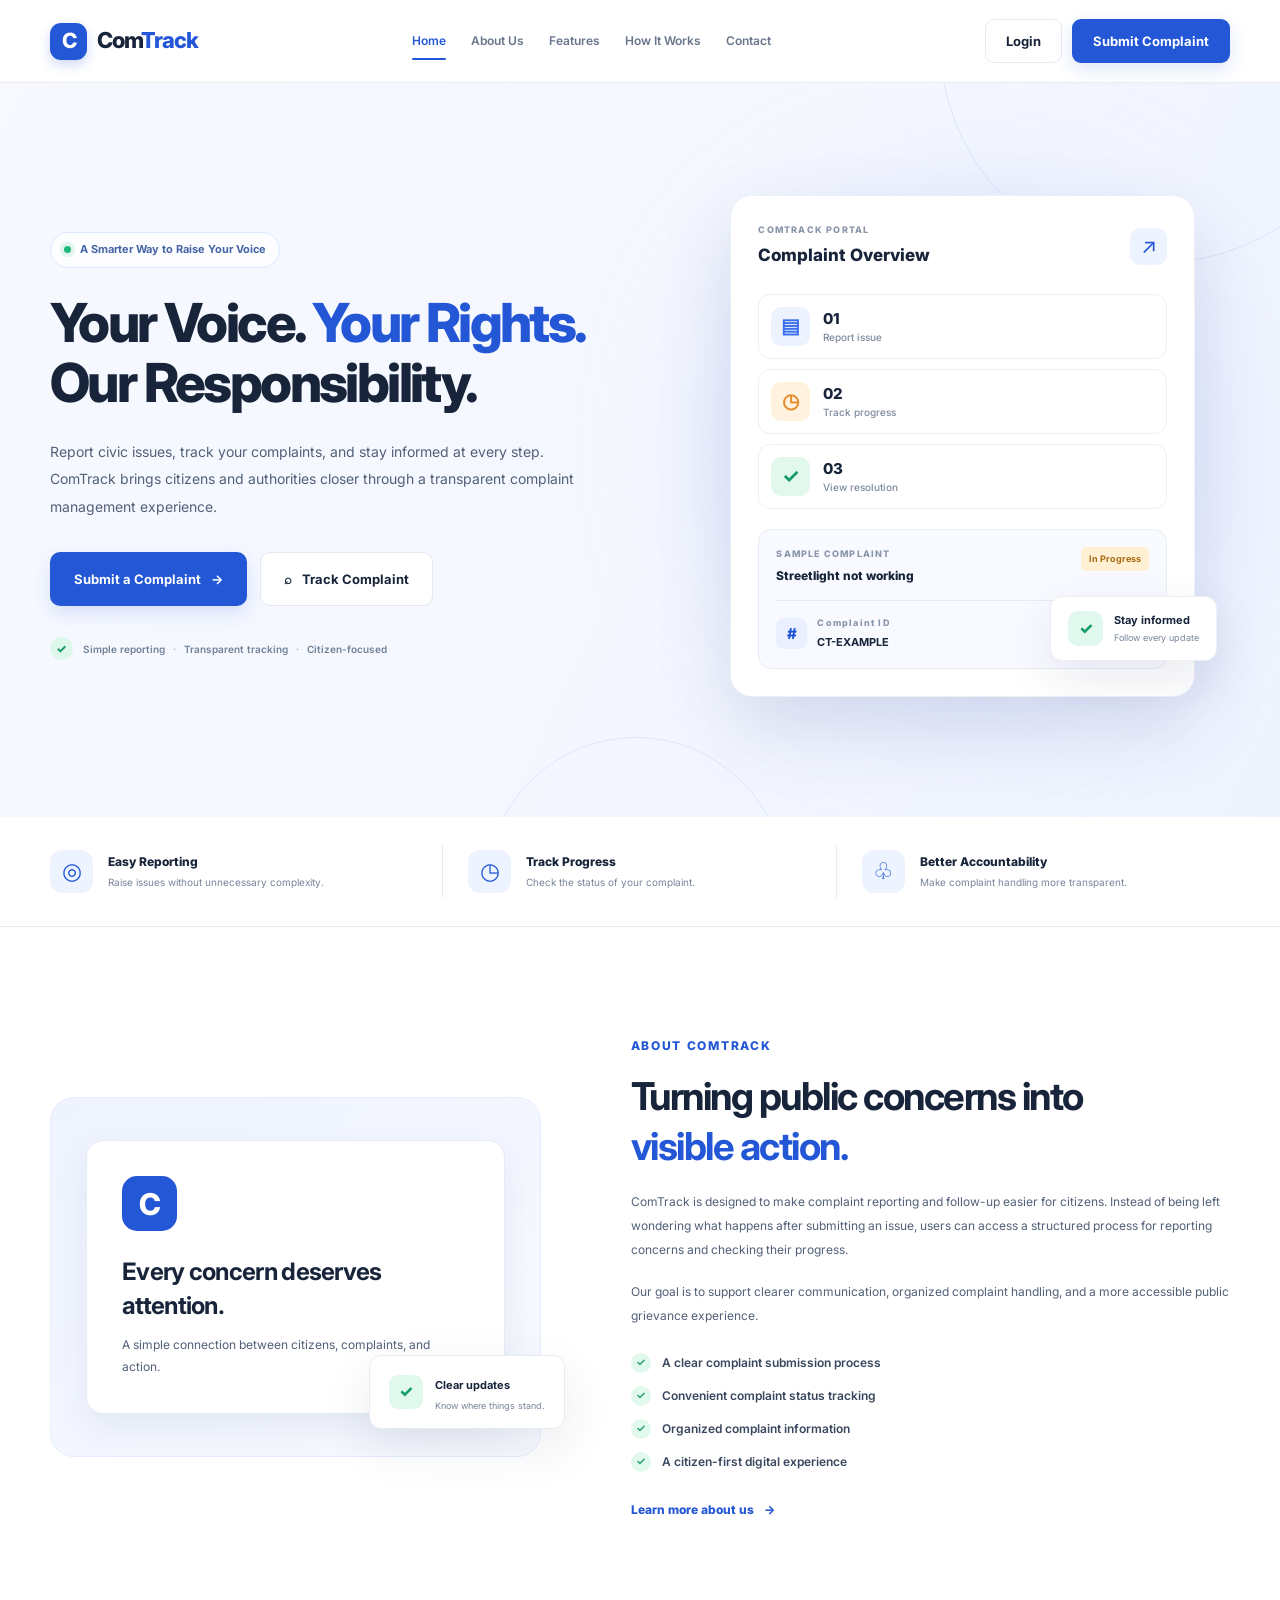
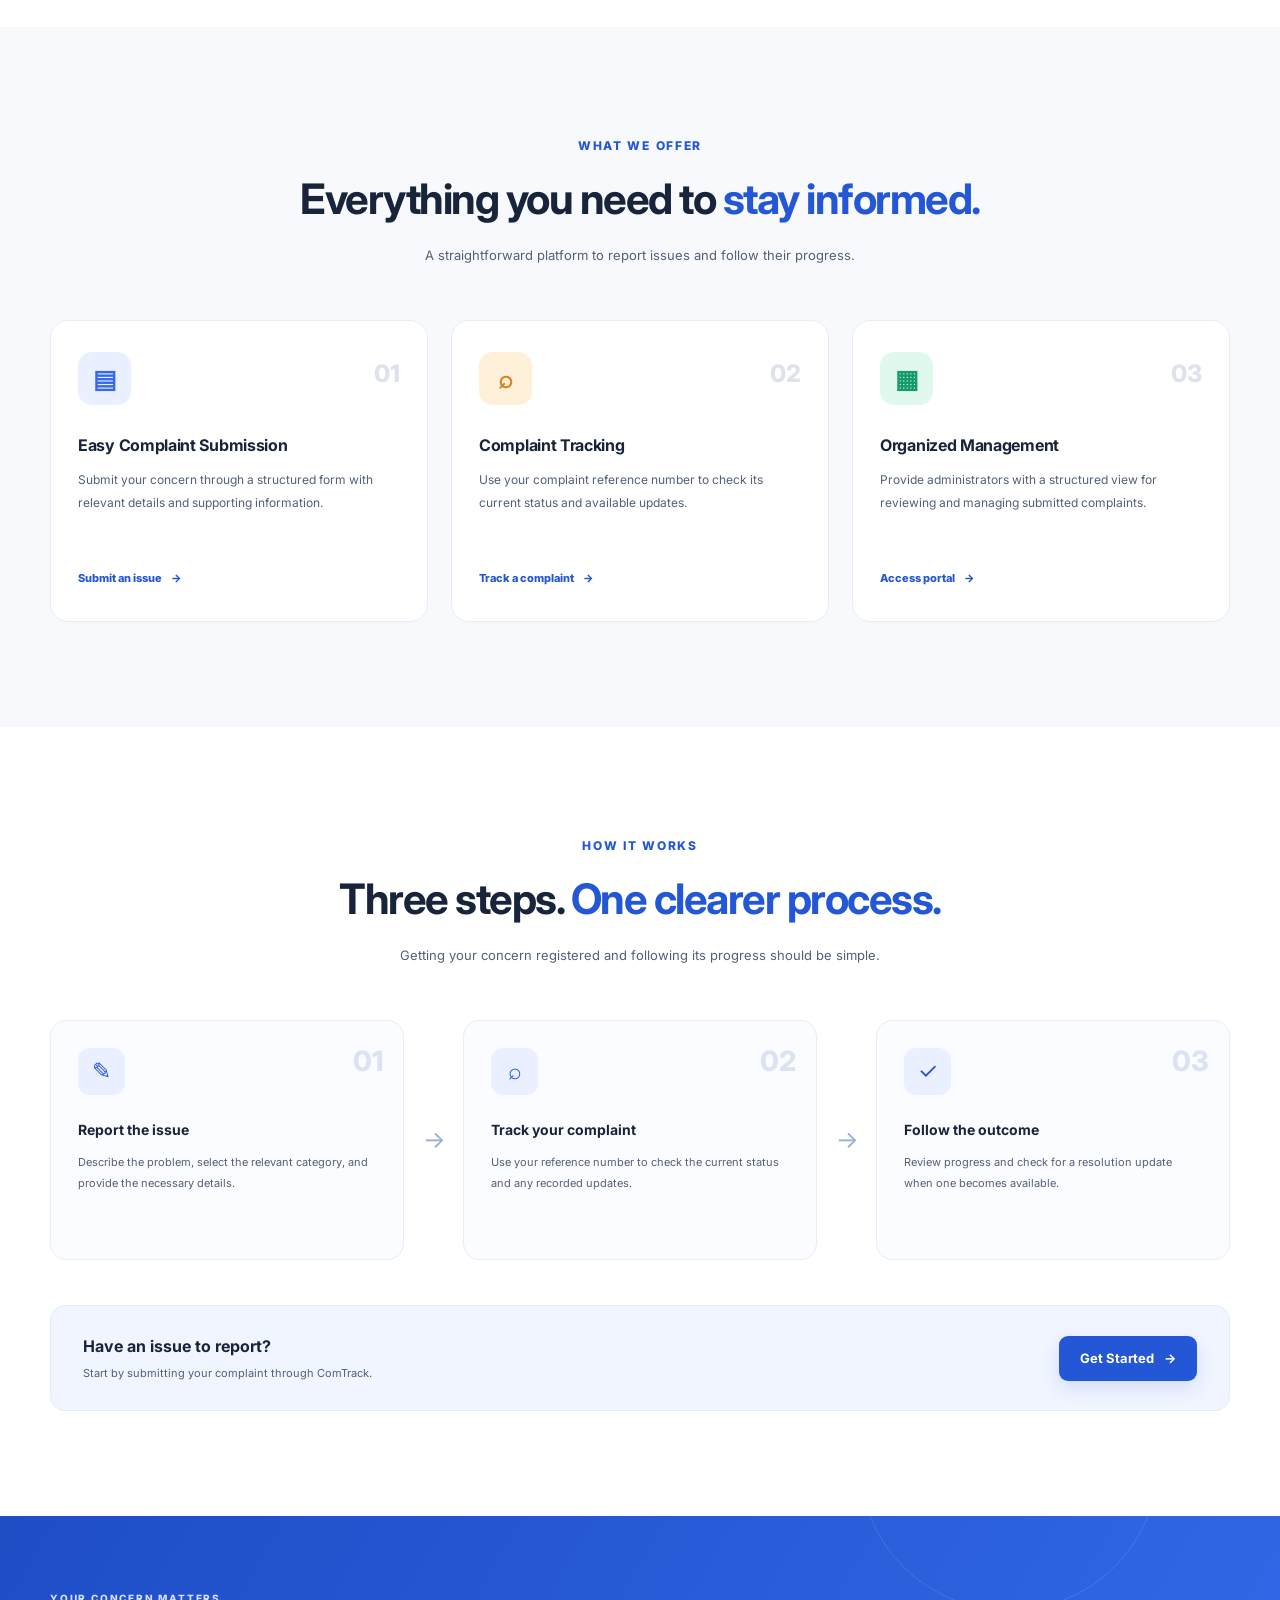
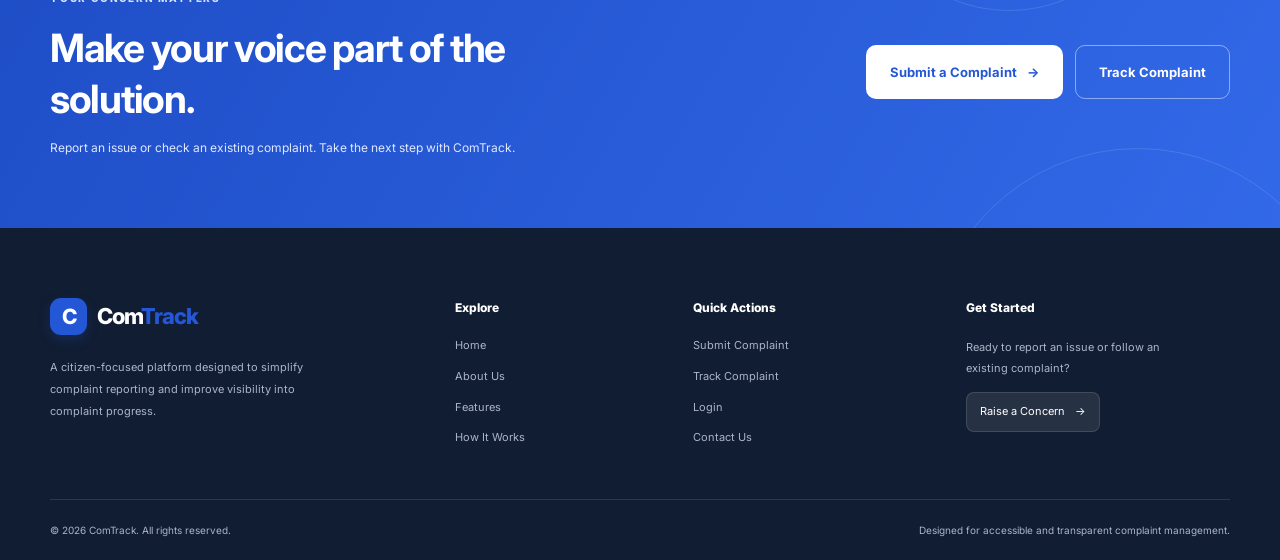
<file: index.html>
<!DOCTYPE html>
<html lang="en">
<head>
    <meta charset="UTF-8">
    <meta name="viewport" content="width=device-width, initial-scale=1.0">
    <meta name="description" content="ComTrack - A transparent and accessible platform for submitting and tracking public complaints.">
    <title>ComTrack | Your Voice, Our Responsibility</title>

    <link rel="stylesheet" href="style.css">

    <link rel="preconnect" href="https://fonts.googleapis.com">
    <link rel="preconnect" href="https://fonts.gstatic.com" crossorigin>
    <link href="https://fonts.googleapis.com/css2?family=Inter:wght@400;500;600;700;800&display=swap" rel="stylesheet">
</head>

<body>

    <!-- ================= NAVBAR ================= -->
    <header class="header">
        <nav class="navbar container">

            <a href="index.html" class="logo">
                <span class="logo-icon">C</span>
                <span>Com<span class="logo-highlight">Track</span></span>
            </a>

            <button class="menu-toggle" id="menuToggle"
                    aria-label="Toggle navigation" aria-expanded="false"
                    aria-controls="navLinks">
                <span></span>
                <span></span>
                <span></span>
            </button>

            <ul class="nav-links" id="navLinks">
                <li><a href="index.html" class="nav-link active">Home</a></li>
                <li><a href="about.html" class="nav-link">About Us</a></li>
                <li><a href="features.html" class="nav-link">Features</a></li>
                <li><a href="how-it-works.html" class="nav-link">How It Works</a></li>
                <li><a href="contact.html" class="nav-link">Contact</a></li>
            </ul>

            <div class="nav-actions">
                <a href="login.html" class="btn btn-outline">Login</a>
                <a href="submit.html" class="btn btn-primary">Submit Complaint</a>
            </div>

        </nav>
    </header>


    <main>

        <!-- ================= HERO SECTION ================= -->
        <section class="hero">
            <div class="hero-bg-shape shape-one"></div>
            <div class="hero-bg-shape shape-two"></div>

            <div class="container hero-grid">

                <div class="hero-content">

                    <div class="eyebrow">
                        <span class="status-dot"></span>
                        A Smarter Way to Raise Your Voice
                    </div>

                    <h1>
                        Your Voice.
                        <span class="text-highlight">Your Rights.</span>
                        Our Responsibility.
                    </h1>

                    <p class="hero-description">
                        Report civic issues, track your complaints, and stay
                        informed at every step. ComTrack brings citizens and
                        authorities closer through a transparent complaint
                        management experience.
                    </p>

                    <div class="hero-buttons">
                        <a href="submit.html" class="btn btn-primary btn-large">
                            Submit a Complaint
                            <span aria-hidden="true">→</span>
                        </a>

                        <a href="track.html" class="btn btn-light btn-large">
                            <span aria-hidden="true">⌕</span>
                            Track Complaint
                        </a>
                    </div>

                    <div class="hero-trust">
                        <div class="trust-icon">✓</div>
                        <p>Simple reporting <span>·</span> Transparent tracking <span>·</span> Citizen-focused</p>
                    </div>

                </div>


                <!-- HERO VISUAL -->
                <div class="hero-visual">

                    <div class="visual-glow"></div>

                    <div class="illustration-card">

                        <div class="illustration-header">
                            <div>
                                <span class="small-label">COMTRACK PORTAL</span>
                                <h3>Complaint Overview</h3>
                            </div>
                            <div class="illustration-icon">↗</div>
                        </div>

                        <div class="overview-stats">
                            <div class="overview-stat">
                                <span class="stat-icon blue">▤</span>
                                <div>
                                    <span class="stat-number">01</span>
                                    <span class="stat-caption">Report issue</span>
                                </div>
                            </div>

                            <div class="overview-stat">
                                <span class="stat-icon orange">◷</span>
                                <div>
                                    <span class="stat-number">02</span>
                                    <span class="stat-caption">Track progress</span>
                                </div>
                            </div>

                            <div class="overview-stat">
                                <span class="stat-icon green">✓</span>
                                <div>
                                    <span class="stat-number">03</span>
                                    <span class="stat-caption">View resolution</span>
                                </div>
                            </div>
                        </div>

                        <div class="complaint-preview">
                            <div class="preview-top">
                                <div>
                                    <span class="small-label">SAMPLE COMPLAINT</span>
                                    <h4>Streetlight not working</h4>
                                </div>
                                <span class="status-badge">In Progress</span>
                            </div>

                            <div class="preview-divider"></div>

                            <div class="preview-bottom">
                                <div class="preview-id">
                                    <span class="preview-id-icon">#</span>
                                    <div>
                                        <span class="small-label">Complaint ID</span>
                                        <strong>CT-EXAMPLE</strong>
                                    </div>
                                </div>

                                <a href="track.html" class="preview-link" aria-label="Go to complaint tracking">→</a>
                            </div>
                        </div>

                        <div class="floating-note">
                            <span class="floating-check">✓</span>
                            <div>
                                <strong>Stay informed</strong>
                                <p>Follow every update</p>
                            </div>
                        </div>

                    </div>
                </div>

            </div>
        </section>


        <!-- ================= VALUE STRIP ================= -->
        <section class="value-strip">
            <div class="container value-grid">

                <div class="value-item">
                    <span class="value-icon">◎</span>
                    <div>
                        <h3>Easy Reporting</h3>
                        <p>Raise issues without unnecessary complexity.</p>
                    </div>
                </div>

                <div class="value-item">
                    <span class="value-icon">◷</span>
                    <div>
                        <h3>Track Progress</h3>
                        <p>Check the status of your complaint.</p>
                    </div>
                </div>

                <div class="value-item">
                    <span class="value-icon">♧</span>
                    <div>
                        <h3>Better Accountability</h3>
                        <p>Make complaint handling more transparent.</p>
                    </div>
                </div>

            </div>
        </section>


        <!-- ================= ABOUT SECTION ================= -->
        <section class="section about-section" id="about">
            <div class="container about-grid">

                <div class="about-visual">
                    <div class="about-main-card">
                        <span class="about-symbol">C</span>
                        <h3>Every concern deserves attention.</h3>
                        <p>A simple connection between citizens, complaints, and action.</p>
                    </div>

                    <div class="about-mini-card">
                        <span class="mini-card-icon">✓</span>
                        <div>
                            <strong>Clear updates</strong>
                            <p>Know where things stand.</p>
                        </div>
                    </div>
                </div>

                <div class="about-content">
                    <span class="section-tag">ABOUT COMTRACK</span>

                    <h2>
                        Turning public concerns into
                        <span class="text-highlight">visible action.</span>
                    </h2>

                    <p>
                        ComTrack is designed to make complaint reporting and
                        follow-up easier for citizens. Instead of being left
                        wondering what happens after submitting an issue,
                        users can access a structured process for reporting
                        concerns and checking their progress.
                    </p>

                    <p>
                        Our goal is to support clearer communication,
                        organized complaint handling, and a more accessible
                        public grievance experience.
                    </p>

                    <ul class="check-list">
                        <li><span>✓</span> A clear complaint submission process</li>
                        <li><span>✓</span> Convenient complaint status tracking</li>
                        <li><span>✓</span> Organized complaint information</li>
                        <li><span>✓</span> A citizen-first digital experience</li>
                    </ul>

                    <a href="about.html" class="text-link">
                        Learn more about us <span>→</span>
                    </a>
                </div>

            </div>
        </section>


        <!-- ================= FEATURES SECTION ================= -->
        <section class="section features-section" id="features">
            <div class="container">

                <div class="section-heading">
                    <span class="section-tag">WHAT WE OFFER</span>
                    <h2>Everything you need to <span class="text-highlight">stay informed.</span></h2>
                    <p>
                        A straightforward platform to report issues and
                        follow their progress.
                    </p>
                </div>

                <div class="features-grid">

                    <article class="feature-card">
                        <div class="feature-icon icon-blue">▤</div>
                        <span class="feature-number">01</span>
                        <h3>Easy Complaint Submission</h3>
                        <p>
                            Submit your concern through a structured form
                            with relevant details and supporting information.
                        </p>
                        <a href="submit.html" class="feature-link">
                            Submit an issue <span>→</span>
                        </a>
                    </article>

                    <article class="feature-card featured-card">
                        <div class="feature-icon icon-orange">⌕</div>
                        <span class="feature-number">02</span>
                        <h3>Complaint Tracking</h3>
                        <p>
                            Use your complaint reference number to check
                            its current status and available updates.
                        </p>
                        <a href="track.html" class="feature-link">
                            Track a complaint <span>→</span>
                        </a>
                    </article>

                    <article class="feature-card">
                        <div class="feature-icon icon-green">▦</div>
                        <span class="feature-number">03</span>
                        <h3>Organized Management</h3>
                        <p>
                            Provide administrators with a structured view
                            for reviewing and managing submitted complaints.
                        </p>
                        <a href="login.html" class="feature-link">
                            Access portal <span>→</span>
                        </a>
                    </article>

                </div>
            </div>
        </section>


        <!-- ================= HOW IT WORKS ================= -->
        <section class="section process-section" id="how-it-works">
            <div class="container">

                <div class="section-heading">
                    <span class="section-tag">HOW IT WORKS</span>
                    <h2>Three steps. <span class="text-highlight">One clearer process.</span></h2>
                    <p>Getting your concern registered and following its progress should be simple.</p>
                </div>

                <div class="process-grid">

                    <div class="process-step">
                        <div class="process-number">01</div>
                        <div class="process-icon">✎</div>
                        <h3>Report the issue</h3>
                        <p>
                            Describe the problem, select the relevant category,
                            and provide the necessary details.
                        </p>
                    </div>

                    <div class="process-connector" aria-hidden="true">→</div>

                    <div class="process-step">
                        <div class="process-number">02</div>
                        <div class="process-icon">⌕</div>
                        <h3>Track your complaint</h3>
                        <p>
                            Use your reference number to check the current
                            status and any recorded updates.
                        </p>
                    </div>

                    <div class="process-connector" aria-hidden="true">→</div>

                    <div class="process-step">
                        <div class="process-number">03</div>
                        <div class="process-icon">✓</div>
                        <h3>Follow the outcome</h3>
                        <p>
                            Review progress and check for a resolution
                            update when one becomes available.
                        </p>
                    </div>

                </div>

                <div class="process-cta">
                    <div>
                        <h3>Have an issue to report?</h3>
                        <p>Start by submitting your complaint through ComTrack.</p>
                    </div>
                    <a href="submit.html" class="btn btn-primary">
                        Get Started <span>→</span>
                    </a>
                </div>

            </div>
        </section>


        <!-- ================= CALL TO ACTION ================= -->
        <section class="cta-section">
            <div class="container cta-content">

                <div class="cta-text">
                    <span class="cta-eyebrow">YOUR CONCERN MATTERS</span>
                    <h2>Make your voice part of the solution.</h2>
                    <p>
                        Report an issue or check an existing complaint.
                        Take the next step with ComTrack.
                    </p>
                </div>

                <div class="cta-buttons">
                    <a href="submit.html" class="btn btn-white btn-large">
                        Submit a Complaint <span>→</span>
                    </a>
                    <a href="track.html" class="btn btn-cta-outline btn-large">
                        Track Complaint
                    </a>
                </div>

                <div class="cta-decoration decoration-one"></div>
                <div class="cta-decoration decoration-two"></div>

            </div>
        </section>

    </main>


    <!-- ================= FOOTER ================= -->
    <footer class="footer">
        <div class="container">

            <div class="footer-main">

                <div class="footer-brand">
                    <a href="index.html" class="logo footer-logo">
                        <span class="logo-icon">C</span>
                        <span>Com<span class="logo-highlight">Track</span></span>
                    </a>

                    <p>
                        A citizen-focused platform designed to simplify
                        complaint reporting and improve visibility into
                        complaint progress.
                    </p>
                </div>

                <div class="footer-column">
                    <h4>Explore</h4>
                    <a href="index.html">Home</a>
                    <a href="about.html">About Us</a>
                    <a href="features.html">Features</a>
                    <a href="how-it-works.html">How It Works</a>
                </div>

                <div class="footer-column">
                    <h4>Quick Actions</h4>
                    <a href="submit.html">Submit Complaint</a>
                    <a href="track.html">Track Complaint</a>
                    <a href="login.html">Login</a>
                    <a href="contact.html">Contact Us</a>
                </div>

                <div class="footer-column">
                    <h4>Get Started</h4>
                    <p class="footer-small-text">
                        Ready to report an issue or follow an existing complaint?
                    </p>
                    <a href="submit.html" class="footer-cta">
                        Raise a Concern <span>→</span>
                    </a>
                </div>

            </div>

            <div class="footer-bottom">
                <p>© <span id="currentYear"></span> ComTrack. All rights reserved.</p>
                <p>Designed for accessible and transparent complaint management.</p>
            </div>

        </div>
    </footer>


    <script src="script.js"></script>

</body>
</html>
</file>
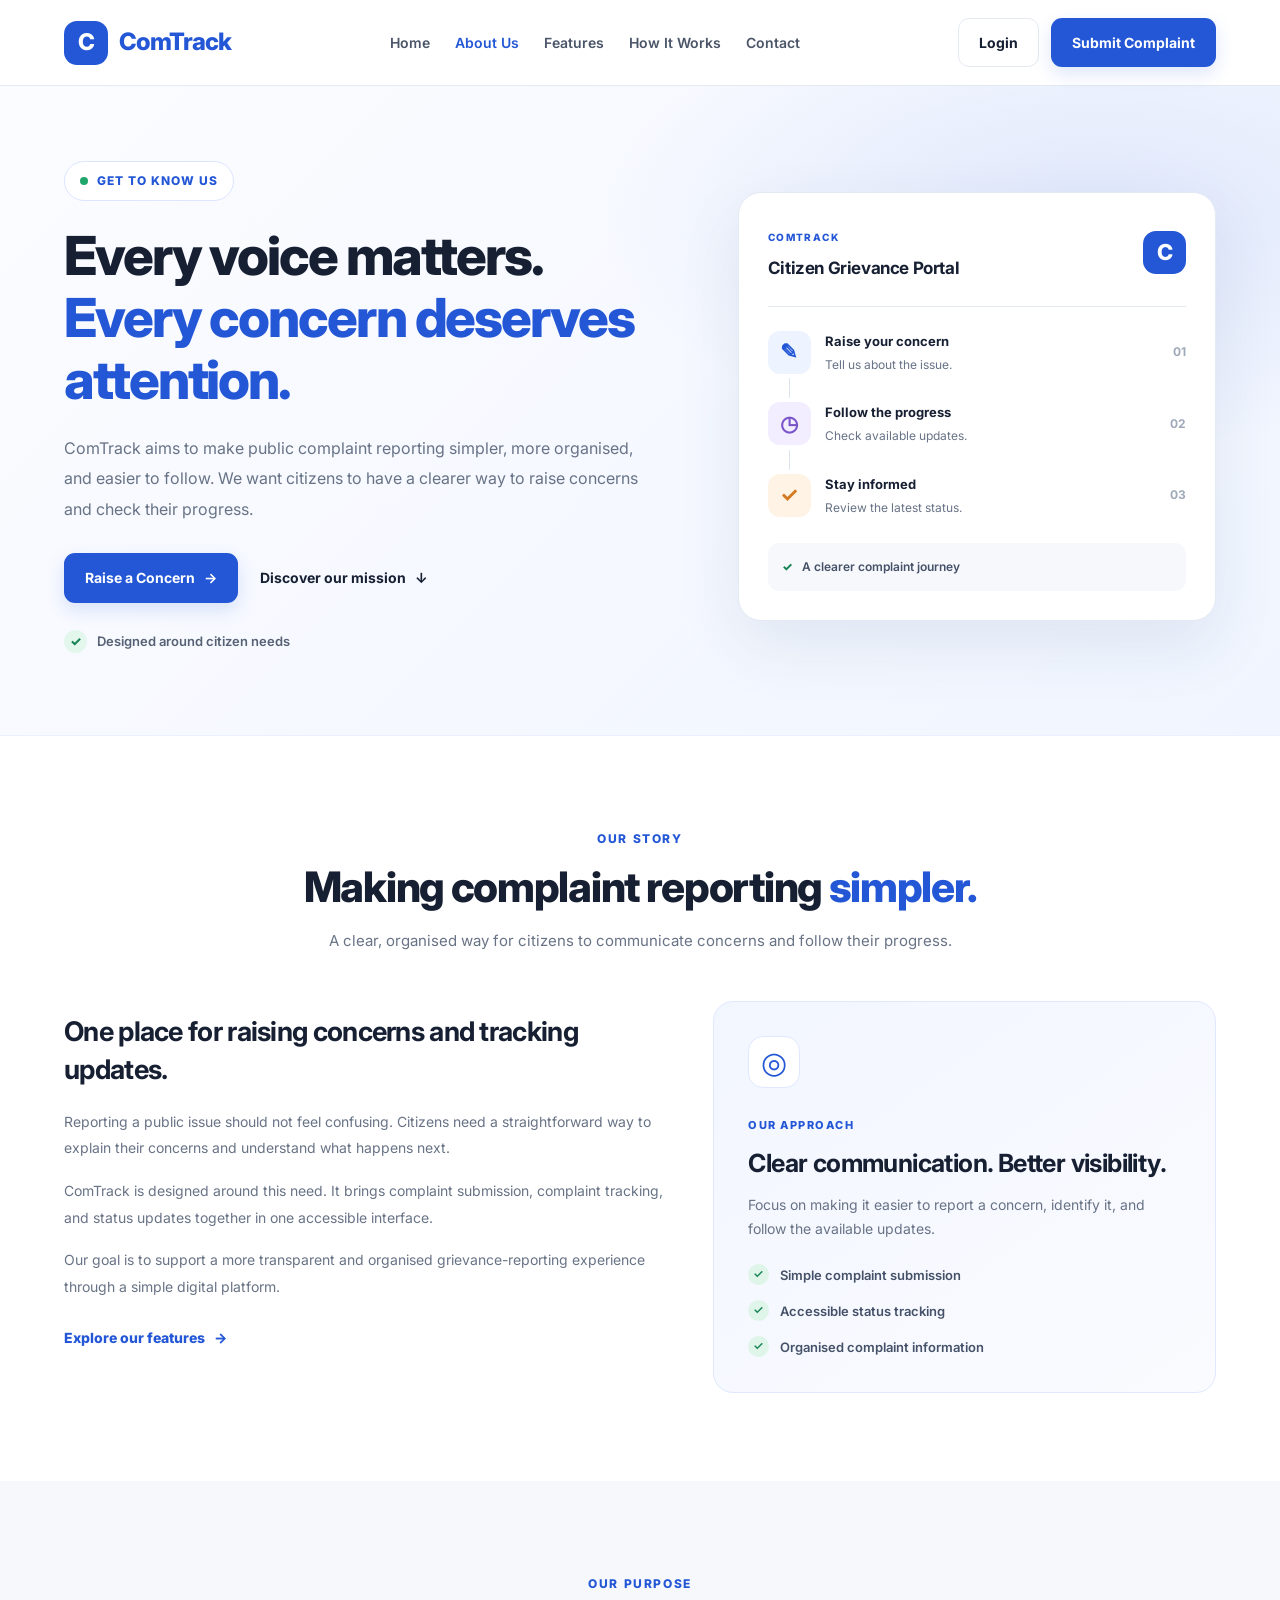
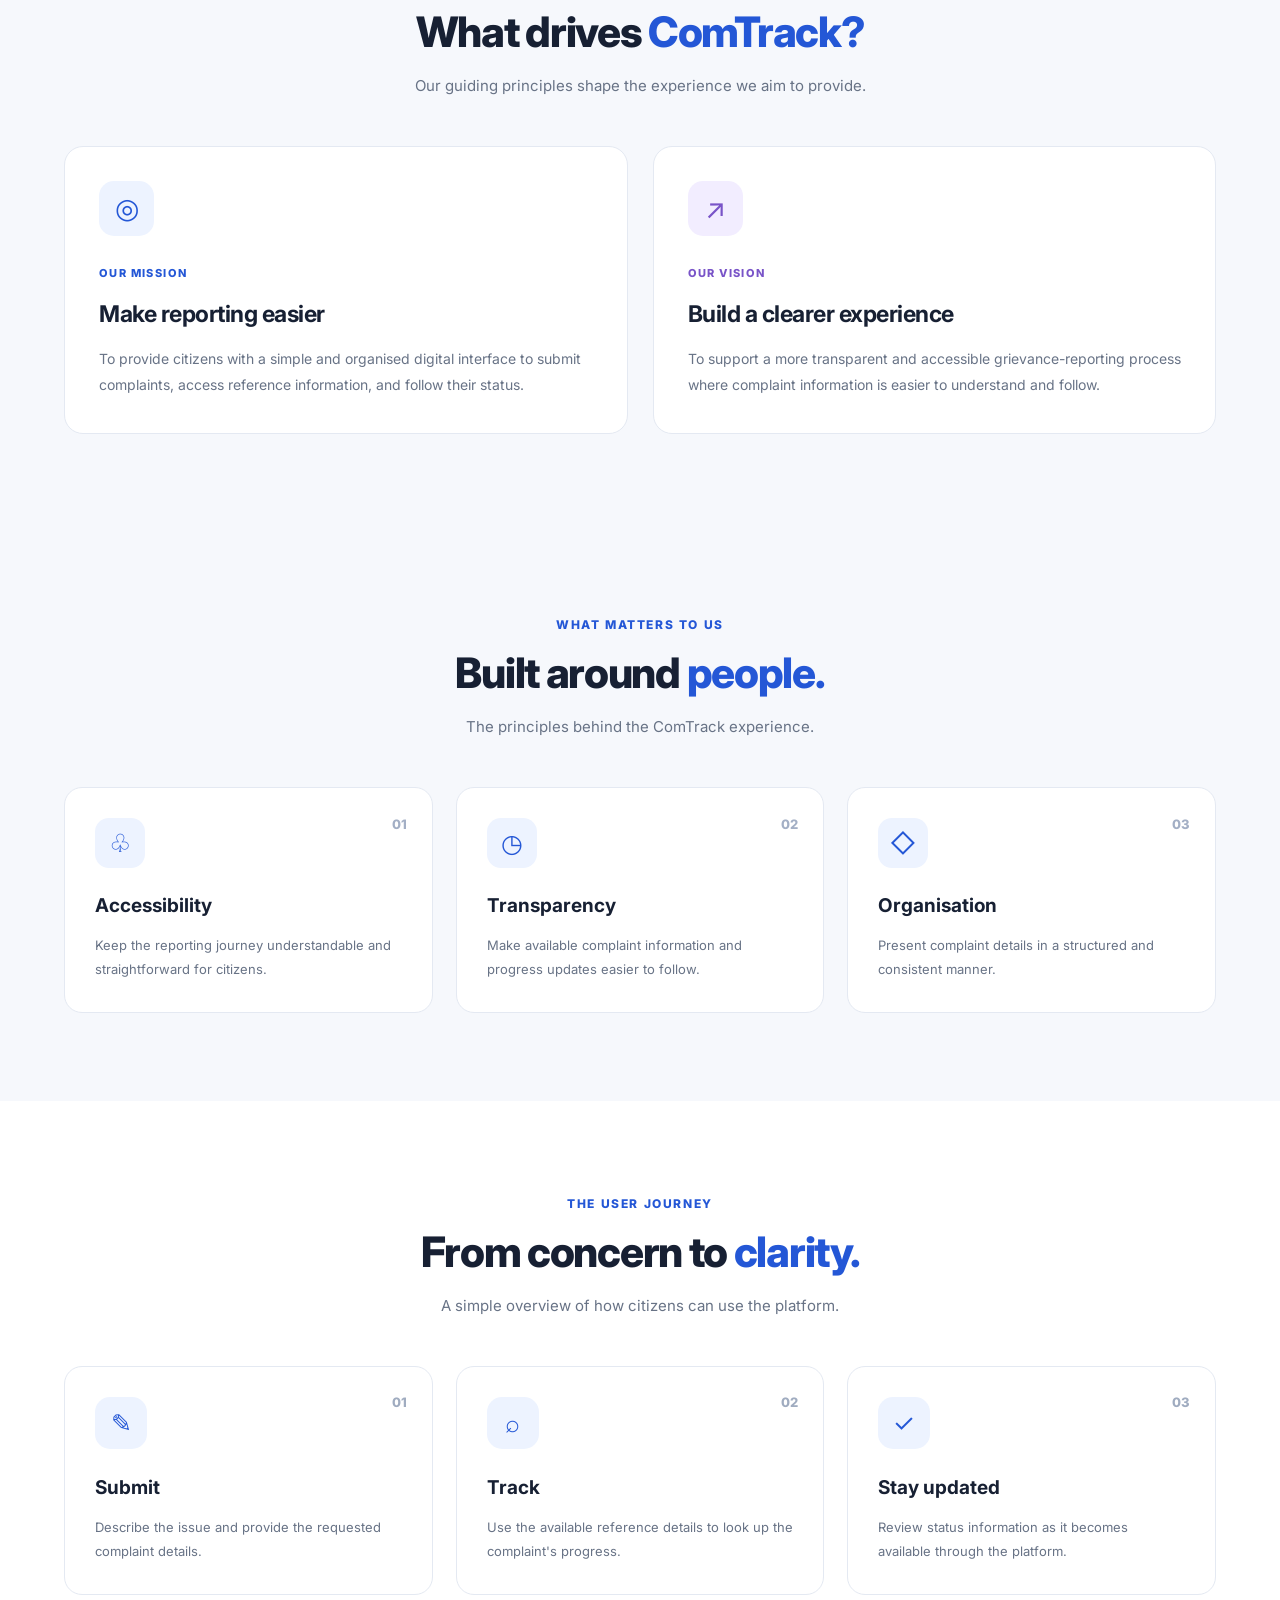
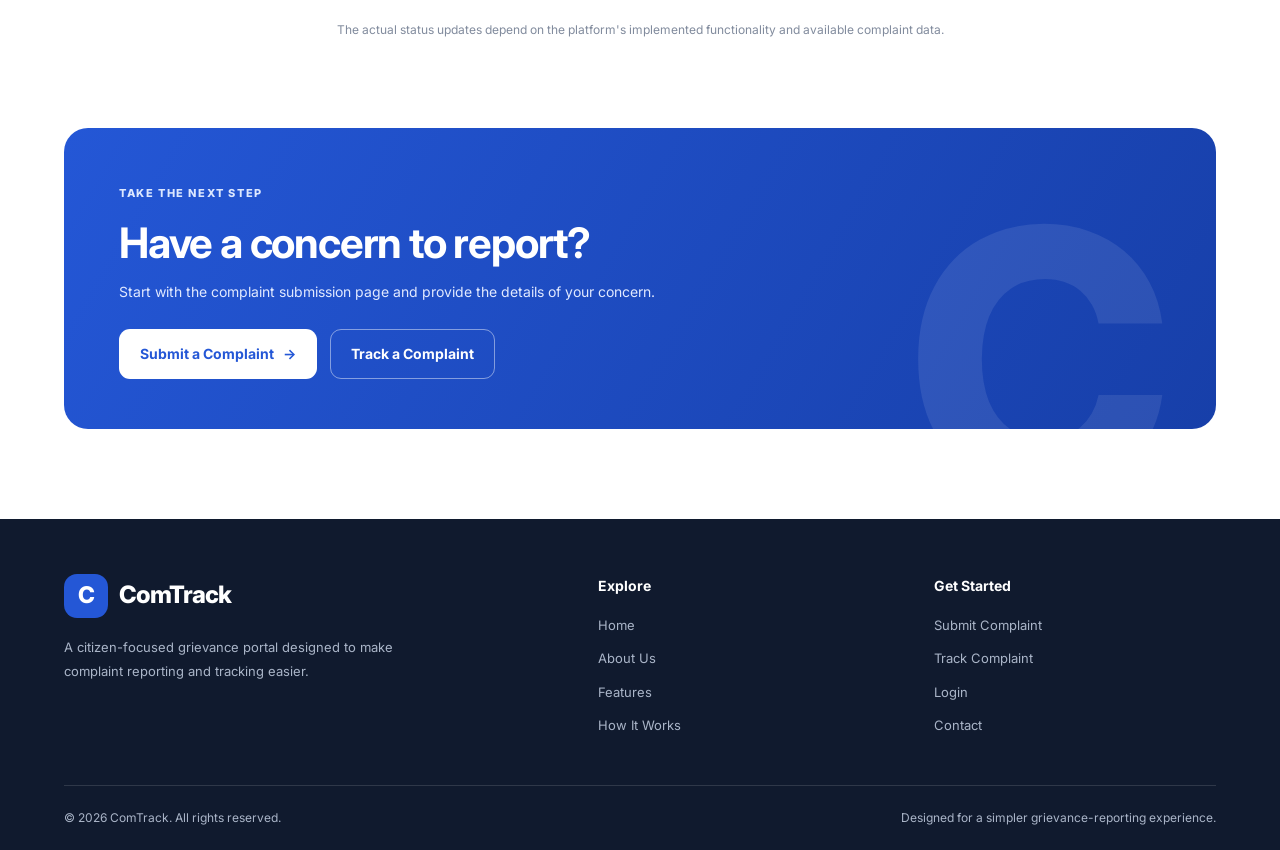
<file: about.html>
<!DOCTYPE html>
<html lang="en">
<head>
    <meta charset="UTF-8">
    <meta name="viewport" content="width=device-width, initial-scale=1.0">
    <meta name="description" content="Learn about ComTrack, a citizen grievance portal designed to make complaint reporting and tracking simpler.">
    <title>About Us | ComTrack</title>
    <link rel="stylesheet" href="about.css">
</head>
<body>

    <!-- NAVBAR -->
    <header class="navbar">
        <a href="index.html" class="logo">
            <span class="logo-icon">C</span>
            <span>ComTrack</span>
        </a>

        <button class="menu-toggle" id="menuToggle"
                aria-label="Toggle navigation" aria-expanded="false">
            ☰
        </button>

        <nav class="nav-links" id="navLinks">
            <a href="index.html">Home</a>
            <a href="about.html" class="active">About Us</a>
            <a href="features.html">Features</a>
            <a href="how-it-works.html">How It Works</a>
            <a href="contact.html">Contact</a>
        </nav>

        <div class="nav-actions" id="navActions">
            <a href="login.html" class="btn btn-outline">Login</a>
            <a href="submit.html" class="btn btn-primary">Submit Complaint</a>
        </div>
    </header>

    <main>
        <!-- HERO SECTION -->
        <section class="hero">
            <div class="container hero-grid">
                <div class="hero-content">
                    <div class="eyebrow">
                        <span class="status-dot"></span>
                        GET TO KNOW US
                    </div>

                    <h1>
                        Every voice matters.
                        <span>Every concern deserves attention.</span>
                    </h1>

                    <p class="hero-description">
                        ComTrack aims to make public complaint reporting
                        simpler, more organised, and easier to follow.
                        We want citizens to have a clearer way to raise
                        concerns and check their progress.
                    </p>

                    <div class="hero-buttons">
                        <a href="submit.html" class="btn btn-primary">
                            Raise a Concern <span>→</span>
                        </a>
                        <a href="#mission" class="btn btn-text">
                            Discover our mission <span>↓</span>
                        </a>
                    </div>

                    <div class="hero-note">
                        <span class="check-icon">✓</span>
                        Designed around citizen needs
                    </div>
                </div>

                <!-- VISUAL SUMMARY CARD -->
                <div class="hero-visual">
                    <div class="visual-heading">
                        <div>
                            <span class="small-label">COMTRACK</span>
                            <h3>Citizen Grievance Portal</h3>
                        </div>
                        <span class="visual-icon">C</span>
                    </div>

                    <div class="visual-divider"></div>

                    <div class="visual-step">
                        <div class="step-icon blue">✎</div>
                        <div>
                            <h4>Raise your concern</h4>
                            <p>Tell us about the issue.</p>
                        </div>
                        <span class="step-arrow">01</span>
                    </div>

                    <div class="visual-connector"></div>

                    <div class="visual-step">
                        <div class="step-icon purple">◷</div>
                        <div>
                            <h4>Follow the progress</h4>
                            <p>Check available updates.</p>
                        </div>
                        <span class="step-arrow">02</span>
                    </div>

                    <div class="visual-connector"></div>

                    <div class="visual-step">
                        <div class="step-icon orange">✓</div>
                        <div>
                            <h4>Stay informed</h4>
                            <p>Review the latest status.</p>
                        </div>
                        <span class="step-arrow">03</span>
                    </div>

                    <div class="visual-footer">
                        <span class="footer-check">✓</span>
                        A clearer complaint journey
                    </div>
                </div>
            </div>
        </section>

        <!-- ABOUT / STORY SECTION -->
        <section class="section story-section" id="story">
            <div class="container">
                <div class="section-heading">
                    <span class="section-label">OUR STORY</span>
                    <h2>Making complaint reporting <span>simpler.</span></h2>
                    <p>
                        A clear, organised way for citizens to communicate
                        concerns and follow their progress.
                    </p>
                </div>

                <div class="story-grid">
                    <div class="story-copy">
                        <h3>One place for raising concerns and tracking updates.</h3>

                        <p>
                            Reporting a public issue should not feel confusing.
                            Citizens need a straightforward way to explain
                            their concerns and understand what happens next.
                        </p>

                        <p>
                            ComTrack is designed around this need. It brings
                            complaint submission, complaint tracking, and
                            status updates together in one accessible interface.
                        </p>

                        <p>
                            Our goal is to support a more transparent and
                            organised grievance-reporting experience through
                            a simple digital platform.
                        </p>

                        <a href="features.html" class="text-link">
                            Explore our features <span>→</span>
                        </a>
                    </div>

                    <div class="story-highlight">
                        <div class="highlight-symbol">◎</div>
                        <span class="highlight-label">OUR APPROACH</span>
                        <h3>Clear communication. Better visibility.</h3>
                        <p>
                            Focus on making it easier to report a concern,
                            identify it, and follow the available updates.
                        </p>

                        <div class="highlight-points">
                            <div>
                                <span>✓</span>
                                Simple complaint submission
                            </div>
                            <div>
                                <span>✓</span>
                                Accessible status tracking
                            </div>
                            <div>
                                <span>✓</span>
                                Organised complaint information
                            </div>
                        </div>
                    </div>
                </div>
            </div>
        </section>

        <!-- MISSION AND VISION -->
        <section class="section mission-section" id="mission">
            <div class="container">
                <div class="section-heading">
                    <span class="section-label">OUR PURPOSE</span>
                    <h2>What drives <span>ComTrack?</span></h2>
                    <p>
                        Our guiding principles shape the experience
                        we aim to provide.
                    </p>
                </div>

                <div class="purpose-grid">
                    <article class="purpose-card">
                        <div class="purpose-icon">◎</div>
                        <span class="card-label">OUR MISSION</span>
                        <h3>Make reporting easier</h3>
                        <p>
                            To provide citizens with a simple and organised
                            digital interface to submit complaints, access
                            reference information, and follow their status.
                        </p>
                    </article>

                    <article class="purpose-card vision-card">
                        <div class="purpose-icon">↗</div>
                        <span class="card-label">OUR VISION</span>
                        <h3>Build a clearer experience</h3>
                        <p>
                            To support a more transparent and accessible
                            grievance-reporting process where complaint
                            information is easier to understand and follow.
                        </p>
                    </article>
                </div>
            </div>
        </section>

        <!-- CORE VALUES -->
        <section class="section values-section">
            <div class="container">
                <div class="section-heading">
                    <span class="section-label">WHAT MATTERS TO US</span>
                    <h2>Built around <span>people.</span></h2>
                    <p>
                        The principles behind the ComTrack experience.
                    </p>
                </div>

                <div class="values-grid">
                    <article class="value-card">
                        <div class="value-number">01</div>
                        <div class="value-icon">♧</div>
                        <h3>Accessibility</h3>
                        <p>
                            Keep the reporting journey understandable
                            and straightforward for citizens.
                        </p>
                    </article>

                    <article class="value-card">
                        <div class="value-number">02</div>
                        <div class="value-icon">◷</div>
                        <h3>Transparency</h3>
                        <p>
                            Make available complaint information and
                            progress updates easier to follow.
                        </p>
                    </article>

                    <article class="value-card">
                        <div class="value-number">03</div>
                        <div class="value-icon">◇</div>
                        <h3>Organisation</h3>
                        <p>
                            Present complaint details in a structured
                            and consistent manner.
                        </p>
                    </article>
                </div>
            </div>
        </section>

        <!-- HOW THE PLATFORM HELPS -->
        <section class="section journey-section">
            <div class="container">
                <div class="section-heading">
                    <span class="section-label">THE USER JOURNEY</span>
                    <h2>From concern to <span>clarity.</span></h2>
                    <p>
                        A simple overview of how citizens can use the platform.
                    </p>
                </div>

                <div class="journey-grid">
                    <article class="journey-card">
                        <span class="journey-number">01</span>
                        <div class="journey-icon">✎</div>
                        <h3>Submit</h3>
                        <p>
                            Describe the issue and provide the requested
                            complaint details.
                        </p>
                    </article>

                    <article class="journey-card">
                        <span class="journey-number">02</span>
                        <div class="journey-icon">⌕</div>
                        <h3>Track</h3>
                        <p>
                            Use the available reference details to look
                            up the complaint's progress.
                        </p>
                    </article>

                    <article class="journey-card">
                        <span class="journey-number">03</span>
                        <div class="journey-icon">✓</div>
                        <h3>Stay updated</h3>
                        <p>
                            Review status information as it becomes
                            available through the platform.
                        </p>
                    </article>
                </div>

                <p class="journey-disclaimer">
                    The actual status updates depend on the platform's
                    implemented functionality and available complaint data.
                </p>
            </div>
        </section>

        <!-- CALL TO ACTION -->
        <section class="cta-section">
            <div class="container">
                <div class="cta-card">
                    <div class="cta-content">
                        <span class="cta-label">TAKE THE NEXT STEP</span>
                        <h2>Have a concern to report?</h2>
                        <p>
                            Start with the complaint submission page
                            and provide the details of your concern.
                        </p>

                        <div class="cta-buttons">
                            <a href="submit.html" class="btn btn-white">
                                Submit a Complaint <span>→</span>
                            </a>
                            <a href="track.html" class="btn btn-cta-outline">
                                Track a Complaint
                            </a>
                        </div>
                    </div>
                    <div class="cta-decoration">C</div>
                </div>
            </div>
        </section>
    </main>

    <!-- FOOTER -->
    <footer class="footer">
        <div class="container">
            <div class="footer-main">
                <div class="footer-brand">
                    <a href="index.html" class="logo footer-logo">
                        <span class="logo-icon footer-logo-icon">C</span>
                        <span>ComTrack</span>
                    </a>
                    <p>
                        A citizen-focused grievance portal designed
                        to make complaint reporting and tracking easier.
                    </p>
                </div>

                <div class="footer-column">
                    <h4>Explore</h4>
                    <a href="index.html">Home</a>
                    <a href="about.html">About Us</a>
                    <a href="features.html">Features</a>
                    <a href="how-it-works.html">How It Works</a>
                </div>

                <div class="footer-column">
                    <h4>Get Started</h4>
                    <a href="submit.html">Submit Complaint</a>
                    <a href="track.html">Track Complaint</a>
                    <a href="login.html">Login</a>
                    <a href="contact.html">Contact</a>
                </div>
            </div>

            <div class="footer-bottom">
                <p>© <span id="currentYear"></span> ComTrack. All rights reserved.</p>
                <p>Designed for a simpler grievance-reporting experience.</p>
            </div>
        </div>
    </footer>

    <script>
        // Mobile navigation
        const menuToggle = document.getElementById("menuToggle");
        const navLinks = document.getElementById("navLinks");

        menuToggle.addEventListener("click", function () {
            const isOpen = navLinks.classList.toggle("open");
            menuToggle.setAttribute("aria-expanded", isOpen);
            menuToggle.textContent = isOpen ? "✕" : "☰";
        });

        // Current year in footer
        document.getElementById("currentYear").textContent =
            new Date().getFullYear();
    </script>

</body>
</html>
</file>
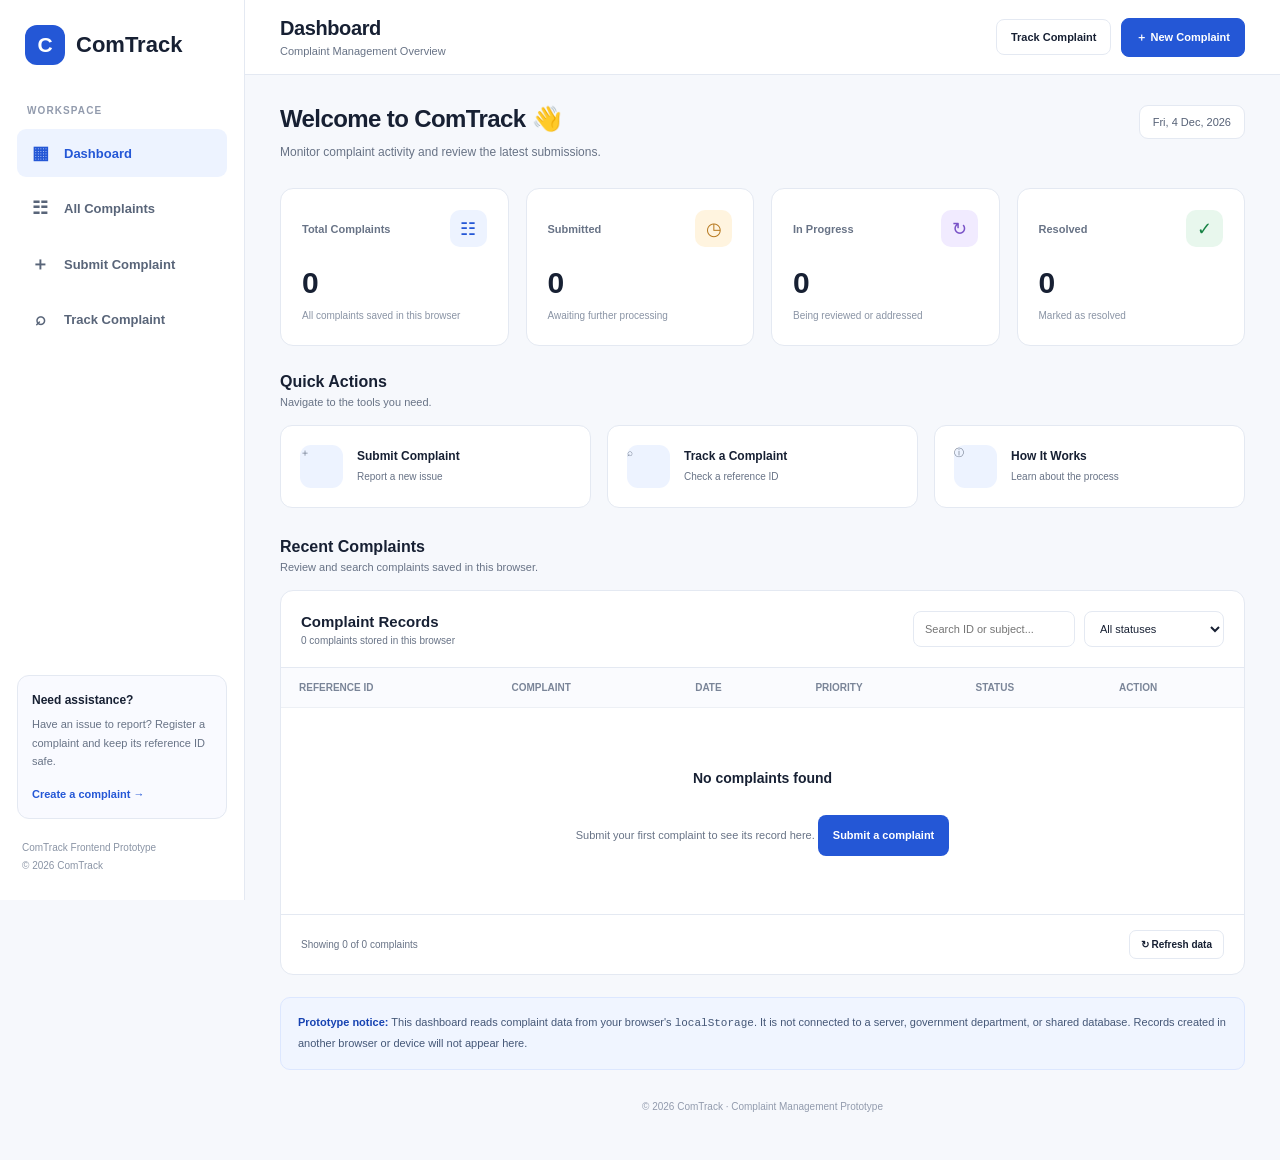
<file: dashboard.html>
<!DOCTYPE html>
<html lang="en">
<head>
    <meta charset="UTF-8">
    <meta name="viewport" content="width=device-width, initial-scale=1.0">
    <meta name="description" content="ComTrack complaint management dashboard">
    <title>Dashboard | ComTrack</title>

    <style>
        :root {
            --primary: #2457d6;
            --primary-dark: #1743b2;
            --primary-light: #edf3ff;
            --text: #172033;
            --muted: #687386;
            --border: #e4e9f2;
            --surface: #f6f8fc;
            --white: #ffffff;
            --green: #168244;
            --orange: #b7791f;
            --red: #c24141;
        }

        * {
            box-sizing: border-box;
            margin: 0;
            padding: 0;
        }

        body {
            background: var(--surface);
            color: var(--text);
            font-family: Inter, "Segoe UI", Arial, sans-serif;
            font-size: 14px;
        }

        a {
            text-decoration: none;
            color: inherit;
        }

        button, input, select {
            font: inherit;
        }

        button, a {
            -webkit-tap-highlight-color: transparent;
        }

        .app {
            display: flex;
            min-height: 100vh;
        }

        /* SIDEBAR */
        .sidebar {
            position: fixed;
            inset: 0 auto 0 0;
            z-index: 20;
            display: flex;
            flex-direction: column;
            width: 245px;
            padding: 25px 17px;
            background: var(--white);
            border-right: 1px solid var(--border);
        }

        .brand {
            display: flex;
            align-items: center;
            gap: 11px;
            padding: 0 8px;
            margin-bottom: 40px;
            font-size: 22px;
            font-weight: 800;
        }

        .brand-icon {
            display: grid;
            place-items: center;
            width: 40px;
            height: 40px;
            border-radius: 12px;
            background: var(--primary);
            color: white;
            font-size: 21px;
        }

        .nav-label {
            margin: 0 10px 13px;
            color: #929bad;
            font-size: 10px;
            font-weight: 800;
            letter-spacing: 1.1px;
            text-transform: uppercase;
        }

        .side-nav {
            display: grid;
            gap: 7px;
        }

        .side-link {
            display: flex;
            align-items: center;
            gap: 13px;
            padding: 13px 12px;
            border-radius: 9px;
            color: #596579;
            font-size: 13px;
            font-weight: 600;
            transition: background .2s, color .2s;
        }

        .side-link:hover {
            background: var(--surface);
            color: var(--primary);
        }

        .side-link.active {
            background: var(--primary-light);
            color: var(--primary);
        }

        .side-icon {
            display: grid;
            place-items: center;
            width: 22px;
            font-size: 18px;
        }

        .sidebar-bottom {
            margin-top: auto;
        }

        .help-card {
            padding: 17px 14px;
            border: 1px solid var(--border);
            border-radius: 12px;
            background: #f9faff;
        }

        .help-card strong {
            display: block;
            margin-bottom: 8px;
            font-size: 12px;
        }

        .help-card p {
            margin-bottom: 14px;
            color: var(--muted);
            font-size: 11px;
            line-height: 1.7;
        }

        .help-card a {
            color: var(--primary);
            font-size: 11px;
            font-weight: 800;
        }

        .sidebar-footer {
            margin-top: 20px;
            padding: 0 5px;
            color: #8a94a5;
            font-size: 10px;
            line-height: 1.8;
        }

        /* MAIN */
        .main {
            min-width: 0;
            flex: 1;
            margin-left: 245px;
        }

        .topbar {
            position: sticky;
            top: 0;
            z-index: 10;
            display: flex;
            align-items: center;
            justify-content: space-between;
            gap: 20px;
            min-height: 75px;
            padding: 15px 35px;
            background: rgba(255,255,255,.96);
            border-bottom: 1px solid var(--border);
        }

        .topbar-left {
            display: flex;
            align-items: center;
            gap: 13px;
        }

        .menu-button {
            display: none;
            padding: 7px 10px;
            border: 1px solid var(--border);
            border-radius: 8px;
            background: white;
            cursor: pointer;
        }

        .topbar h1 {
            font-size: 20px;
            letter-spacing: -.4px;
        }

        .topbar-subtitle {
            margin-top: 5px;
            color: var(--muted);
            font-size: 11px;
        }

        .topbar-actions {
            display: flex;
            align-items: center;
            gap: 10px;
        }

        .topbar-link {
            padding: 11px 14px;
            border: 1px solid var(--border);
            border-radius: 8px;
            background: white;
            color: var(--text);
            font-size: 11px;
            font-weight: 700;
        }

        .topbar-link.primary {
            border-color: var(--primary);
            background: var(--primary);
            color: white;
        }

        .content {
            width: min(1450px, 100%);
            margin: 0 auto;
            padding: 30px 35px 45px;
        }

        .welcome-row {
            display: flex;
            align-items: flex-start;
            justify-content: space-between;
            gap: 20px;
            margin-bottom: 26px;
        }

        .welcome-row h2 {
            margin-bottom: 9px;
            font-size: 24px;
            letter-spacing: -.6px;
        }

        .welcome-row p {
            color: var(--muted);
            font-size: 12px;
            line-height: 1.7;
        }

        .date-label {
            padding: 10px 13px;
            border: 1px solid var(--border);
            border-radius: 9px;
            background: white;
            color: #566176;
            font-size: 11px;
            white-space: nowrap;
        }

        /* STATISTICS */
        .stats-grid {
            display: grid;
            grid-template-columns: repeat(4, minmax(0, 1fr));
            gap: 17px;
            margin-bottom: 27px;
        }

        .stat-card {
            min-width: 0;
            padding: 21px;
            border: 1px solid var(--border);
            border-radius: 13px;
            background: white;
            transition: transform .2s, box-shadow .2s;
        }

        .stat-card:hover {
            transform: translateY(-2px);
            box-shadow: 0 8px 25px rgba(31,59,112,.05);
        }

        .stat-top {
            display: flex;
            align-items: center;
            justify-content: space-between;
            gap: 8px;
            margin-bottom: 19px;
        }

        .stat-title {
            color: var(--muted);
            font-size: 11px;
            font-weight: 600;
        }

        .stat-icon {
            display: grid;
            place-items: center;
            width: 37px;
            height: 37px;
            flex-shrink: 0;
            border-radius: 10px;
            background: var(--primary-light);
            color: var(--primary);
            font-size: 18px;
        }

        .stat-icon.orange {
            background: #fff4df;
            color: var(--orange);
        }

        .stat-icon.green {
            background: #e8f7ed;
            color: var(--green);
        }

        .stat-icon.purple {
            background: #f1ebff;
            color: #7952c7;
        }

        .stat-value {
            margin-bottom: 8px;
            font-size: 30px;
            font-weight: 800;
            letter-spacing: -.8px;
        }

        .stat-description {
            color: #8a94a5;
            font-size: 10px;
            line-height: 1.6;
        }

        /* QUICK ACTIONS */
        .section-heading {
            display: flex;
            align-items: center;
            justify-content: space-between;
            gap: 15px;
            margin-bottom: 17px;
        }

        .section-heading h3 {
            font-size: 16px;
        }

        .section-heading p {
            margin-top: 5px;
            color: var(--muted);
            font-size: 11px;
        }

        .quick-grid {
            display: grid;
            grid-template-columns: repeat(3, minmax(0, 1fr));
            gap: 16px;
            margin-bottom: 30px;
        }

        .quick-card {
            display: flex;
            align-items: center;
            gap: 14px;
            padding: 19px;
            border: 1px solid var(--border);
            border-radius: 12px;
            background: white;
            transition: border-color .2s, transform .2s;
        }

        .quick-card:hover {
            transform: translateY(-2px);
            border-color: #b7c9ff;
        }

        .quick-icon {
            display: grid;
            place-items: center;
            width: 43px;
            height: 43px;
            flex-shrink: 0;
            border-radius: 11px;
            background: var(--primary-light);
            color: var(--primary);
            font-size: 20px;
        }

        .quick-card strong {
            display: block;
            margin-bottom: 6px;
            font-size: 12px;
        }

        .quick-card span {
            display: block;
            color: var(--muted);
            font-size: 10px;
            line-height: 1.6;
        }

        /* TABLE */
        .table-card {
            overflow: hidden;
            border: 1px solid var(--border);
            border-radius: 13px;
            background: white;
        }

        .table-toolbar {
            display: flex;
            align-items: center;
            justify-content: space-between;
            flex-wrap: wrap;
            gap: 13px;
            padding: 20px;
            border-bottom: 1px solid var(--border);
        }

        .table-toolbar h3 {
            font-size: 15px;
        }

        .table-toolbar p {
            margin-top: 5px;
            color: var(--muted);
            font-size: 10px;
        }

        .filters {
            display: flex;
            flex-wrap: wrap;
            gap: 9px;
        }

        .filters input,
        .filters select {
            min-width: 140px;
            padding: 10px 11px;
            border: 1px solid var(--border);
            border-radius: 8px;
            outline: none;
            background: white;
            color: var(--text);
            font-size: 11px;
        }

        .filters input:focus,
        .filters select:focus {
            border-color: var(--primary);
        }

        .table-wrap {
            width: 100%;
            overflow-x: auto;
        }

        table {
            width: 100%;
            border-collapse: collapse;
            text-align: left;
        }

        thead {
            background: #fafbfe;
        }

        th {
            padding: 14px 18px;
            color: #7a8598;
            font-size: 10px;
            font-weight: 700;
            white-space: nowrap;
        }

        td {
            padding: 16px 18px;
            border-top: 1px solid #edf0f5;
            color: #465168;
            font-size: 11px;
            vertical-align: middle;
        }

        tbody tr:hover {
            background: #fbfcff;
        }

        .reference {
            color: var(--primary);
            font-weight: 800;
            white-space: nowrap;
        }

        .subject {
            max-width: 210px;
            color: var(--text);
            font-weight: 600;
            overflow-wrap: anywhere;
        }

        .muted-cell {
            margin-top: 5px;
            color: var(--muted);
            font-size: 10px;
        }

        .status {
            display: inline-block;
            padding: 6px 9px;
            border-radius: 30px;
            background: #fff4df;
            color: #96630d;
            font-size: 10px;
            font-weight: 800;
            white-space: nowrap;
        }

        .status.in-progress {
            background: #edf3ff;
            color: var(--primary);
        }

        .status.resolved {
            background: #e8f7ed;
            color: var(--green);
        }

        .status.rejected {
            background: #fff0f0;
            color: var(--red);
        }

        .priority {
            font-size: 10px;
            font-weight: 700;
        }

        .priority.high,
        .priority.urgent {
            color: var(--red);
        }

        .priority.medium {
            color: var(--orange);
        }

        .priority.low {
            color: var(--green);
        }

        .track-link {
            color: var(--primary);
            font-size: 11px;
            font-weight: 800;
            white-space: nowrap;
        }

        .empty-table {
            padding: 42px 20px;
            color: var(--muted);
            text-align: center;
            line-height: 1.8;
        }

        .empty-table strong {
            display: block;
            margin-bottom: 8px;
            color: var(--text);
            font-size: 14px;
        }

        .empty-table a {
            display: inline-block;
            margin-top: 15px;
            padding: 11px 15px;
            border-radius: 8px;
            background: var(--primary);
            color: white;
            font-size: 11px;
            font-weight: 700;
        }

        .table-footer {
            display: flex;
            align-items: center;
            justify-content: space-between;
            gap: 10px;
            padding: 15px 20px;
            border-top: 1px solid var(--border);
            color: var(--muted);
            font-size: 10px;
        }

        .refresh-button {
            padding: 8px 11px;
            border: 1px solid var(--border);
            border-radius: 7px;
            background: white;
            color: var(--text);
            font-size: 10px;
            font-weight: 700;
            cursor: pointer;
        }

        .refresh-button:hover {
            border-color: var(--primary);
            color: var(--primary);
        }

        .notice {
            margin-top: 22px;
            padding: 15px 17px;
            border: 1px solid #dce7ff;
            border-radius: 10px;
            background: #f0f5ff;
            color: #445777;
            font-size: 11px;
            line-height: 1.8;
        }

        .notice strong {
            color: var(--primary-dark);
        }

        .page-footer {
            margin-top: 28px;
            color: #929bad;
            font-size: 10px;
            line-height: 1.8;
            text-align: center;
        }

        /* RESPONSIVE */
        .sidebar-overlay {
            display: none;
        }

        @media (max-width: 1200px) {
            .content { padding: 27px 24px 40px; }
            .topbar { padding: 15px 24px; }
            .stats-grid { grid-template-columns: repeat(2, minmax(0, 1fr)); }
            .quick-grid { grid-template-columns: repeat(3, minmax(0, 1fr)); }
            .stat-card { padding: 18px; }
        }

        @media (max-width: 900px) {
            .sidebar {
                transform: translateX(-100%);
                transition: transform .25s ease;
                box-shadow: 10px 0 30px rgba(20,30,55,.08);
            }

            .sidebar.open { transform: translateX(0); }

            .sidebar-overlay.open {
                position: fixed;
                inset: 0;
                z-index: 15;
                display: block;
                background: rgba(15,23,42,.35);
            }

            .main { margin-left: 0; }
            .menu-button { display: inline-block; }
            .quick-grid { grid-template-columns: 1fr; }
        }

        @media (max-width: 600px) {
            .topbar {
                align-items: flex-start;
                padding: 15px;
            }

            .topbar h1 { font-size: 17px; }
            .topbar-subtitle { max-width: 220px; line-height: 1.6; }
            .topbar-actions { flex-direction: column; align-items: stretch; }
            .topbar-link { padding: 9px; font-size: 10px; text-align: center; }
            .content { padding: 23px 15px 35px; }
            .welcome-row { flex-direction: column; }
            .welcome-row h2 { font-size: 22px; }
            .date-label { white-space: normal; }
            .stats-grid { gap: 11px; }
            .stat-card { padding: 15px; }
            .stat-value { font-size: 25px; }
            .stat-top { align-items: flex-start; flex-direction: column-reverse; }
            .stat-title { line-height: 1.5; }
            .table-toolbar { align-items: stretch; flex-direction: column; }
            .filters { flex-direction: column; }
            .filters input, .filters select { width: 100%; }
            .table-footer { align-items: flex-start; flex-direction: column; }
        }

        @media (max-width: 360px) {
            .stats-grid { grid-template-columns: 1fr; }
            .topbar-actions { display: none; }
        }
    </style>
</head>

<body>
    <div class="app">
        <aside class="sidebar" id="sidebar">
            <a href="index.html" class="brand">
                <span class="brand-icon">C</span>
                <span>ComTrack</span>
            </a>

            <p class="nav-label">Workspace</p>

            <nav class="side-nav" aria-label="Dashboard navigation">
                <a href="dashboard.html" class="side-link active">
                    <span class="side-icon">▦</span>
                    Dashboard
                </a>
                <a href="#complaints" class="side-link">
                    <span class="side-icon">☷</span>
                    All Complaints
                </a>
                <a href="submit.html" class="side-link">
                    <span class="side-icon">＋</span>
                    Submit Complaint
                </a>
                <a href="track.html" class="side-link">
                    <span class="side-icon">⌕</span>
                    Track Complaint
                </a>
            </nav>

            <div class="sidebar-bottom">
                <div class="help-card">
                    <strong>Need assistance?</strong>
                    <p>Have an issue to report? Register a complaint and keep its reference ID safe.</p>
                    <a href="submit.html">Create a complaint →</a>
                </div>

                <div class="sidebar-footer">
                    ComTrack Frontend Prototype<br>
                    © <span id="sidebarYear"></span> ComTrack
                </div>
            </div>
        </aside>

        <div class="sidebar-overlay" id="sidebarOverlay"></div>

        <main class="main">
            <header class="topbar">
                <div class="topbar-left">
                    <button
                        class="menu-button"
                        id="menuButton"
                        type="button"
                        aria-label="Open navigation"
                        aria-expanded="false"
                    >☰</button>

                    <div>
                        <h1>Dashboard</h1>
                        <p class="topbar-subtitle">Complaint Management Overview</p>
                    </div>
                </div>

                <div class="topbar-actions">
                    <a href="track.html" class="topbar-link">Track Complaint</a>
                    <a href="submit.html" class="topbar-link primary">＋ New Complaint</a>
                </div>
            </header>

            <div class="content">
                <section class="welcome-row">
                    <div>
                        <h2>Welcome to ComTrack 👋</h2>
                        <p>Monitor complaint activity and review the latest submissions.</p>
                    </div>
                    <div class="date-label" id="todayDate"></div>
                </section>

                <section class="stats-grid" aria-label="Complaint statistics">
                    <article class="stat-card">
                        <div class="stat-top">
                            <span class="stat-title">Total Complaints</span>
                            <span class="stat-icon">☷</span>
                        </div>
                        <div class="stat-value" id="totalCount">0</div>
                        <div class="stat-description">All complaints saved in this browser</div>
                    </article>

                    <article class="stat-card">
                        <div class="stat-top">
                            <span class="stat-title">Submitted</span>
                            <span class="stat-icon orange">◷</span>
                        </div>
                        <div class="stat-value" id="submittedCount">0</div>
                        <div class="stat-description">Awaiting further processing</div>
                    </article>

                    <article class="stat-card">
                        <div class="stat-top">
                            <span class="stat-title">In Progress</span>
                            <span class="stat-icon purple">↻</span>
                        </div>
                        <div class="stat-value" id="progressCount">0</div>
                        <div class="stat-description">Being reviewed or addressed</div>
                    </article>

                    <article class="stat-card">
                        <div class="stat-top">
                            <span class="stat-title">Resolved</span>
                            <span class="stat-icon green">✓</span>
                        </div>
                        <div class="stat-value" id="resolvedCount">0</div>
                        <div class="stat-description">Marked as resolved</div>
                    </article>
                </section>

                <section>
                    <div class="section-heading">
                        <div>
                            <h3>Quick Actions</h3>
                            <p>Navigate to the tools you need.</p>
                        </div>
                    </div>

                    <div class="quick-grid">
                        <a href="submit.html" class="quick-card">
                            <span class="quick-icon">＋</span>
                            <div>
                                <strong>Submit Complaint</strong>
                                <span>Report a new issue</span>
                            </div>
                        </a>

                        <a href="track.html" class="quick-card">
                            <span class="quick-icon">⌕</span>
                            <div>
                                <strong>Track a Complaint</strong>
                                <span>Check a reference ID</span>
                            </div>
                        </a>

                        <a href="how-it-works.html" class="quick-card">
                            <span class="quick-icon">ⓘ</span>
                            <div>
                                <strong>How It Works</strong>
                                <span>Learn about the process</span>
                            </div>
                        </a>
                    </div>
                </section>

                <section id="complaints">
                    <div class="section-heading">
                        <div>
                            <h3>Recent Complaints</h3>
                            <p>Review and search complaints saved in this browser.</p>
                        </div>
                    </div>

                    <div class="table-card">
                        <div class="table-toolbar">
                            <div>
                                <h3>Complaint Records</h3>
                                <p id="recordSummary">Loading complaint records...</p>
                            </div>

                            <div class="filters">
                                <input
                                    type="search"
                                    id="searchInput"
                                    placeholder="Search ID or subject..."
                                    aria-label="Search complaints"
                                >

                                <select id="statusFilter" aria-label="Filter by status">
                                    <option value="all">All statuses</option>
                                    <option value="submitted">Submitted</option>
                                    <option value="progress">In Progress</option>
                                    <option value="resolved">Resolved</option>
                                    <option value="rejected">Rejected</option>
                                </select>
                            </div>
                        </div>

                        <div class="table-wrap">
                            <table>
                                <thead>
                                    <tr>
                                        <th>REFERENCE ID</th>
                                        <th>COMPLAINT</th>
                                        <th>DATE</th>
                                        <th>PRIORITY</th>
                                        <th>STATUS</th>
                                        <th>ACTION</th>
                                    </tr>
                                </thead>
                                <tbody id="complaintsBody"></tbody>
                            </table>
                        </div>

                        <div class="table-footer">
                            <span id="resultCount">Showing 0 complaints</span>
                            <button class="refresh-button" id="refreshButton" type="button">
                                ↻ Refresh data
                            </button>
                        </div>
                    </div>
                </section>

                <div class="notice">
                    <strong>Prototype notice:</strong>
                    This dashboard reads complaint data from your browser's
                    <code>localStorage</code>. It is not connected to a server,
                    government department, or shared database. Records created
                    in another browser or device will not appear here.
                </div>

                <footer class="page-footer">
                    © <span id="footerYear"></span> ComTrack · Complaint Management Prototype
                </footer>
            </div>
        </main>
    </div>

    <script>
        "use strict";

        const STORAGE_KEY = "comtrackComplaints";

        const sidebar = document.getElementById("sidebar");
        const menuButton = document.getElementById("menuButton");
        const sidebarOverlay = document.getElementById("sidebarOverlay");
        const complaintsBody = document.getElementById("complaintsBody");
        const searchInput = document.getElementById("searchInput");
        const statusFilter = document.getElementById("statusFilter");

        let complaints = [];

        // Dates and footer
        const now = new Date();
        document.getElementById("todayDate").textContent =
            now.toLocaleDateString("en-IN", {
                weekday: "short",
                day: "numeric",
                month: "short",
                year: "numeric"
            });

        document.getElementById("sidebarYear").textContent = now.getFullYear();
        document.getElementById("footerYear").textContent = now.getFullYear();

        // Mobile sidebar
        function closeSidebar() {
            sidebar.classList.remove("open");
            sidebarOverlay.classList.remove("open");
            menuButton.setAttribute("aria-expanded", "false");
        }

        menuButton.addEventListener("click", function () {
            const isOpen = sidebar.classList.toggle("open");
            sidebarOverlay.classList.toggle("open", isOpen);
            menuButton.setAttribute("aria-expanded", String(isOpen));
        });

        sidebarOverlay.addEventListener("click", closeSidebar);

        document.querySelectorAll(".side-link").forEach(function (link) {
            link.addEventListener("click", closeSidebar);
        });

        // Read browser storage safely.
        function readComplaints() {
            try {
                const stored = localStorage.getItem(STORAGE_KEY);

                if (!stored) {
                    complaints = [];
                    return;
                }

                const parsed = JSON.parse(stored);
                complaints = Array.isArray(parsed) ? parsed : [];
            } catch (error) {
                complaints = [];
                console.error("Could not read complaint records:", error);
            }
        }

        function getStatus(complaint) {
            return String(complaint.status || "Submitted").trim();
        }

        function normalizedStatus(status) {
            const value = status.toLowerCase();

            if (value.includes("resolv") || value.includes("closed")) {
                return "resolved";
            }

            if (value.includes("reject")) {
                return "rejected";
            }

            if (
                value.includes("progress") ||
                value.includes("review") ||
                value.includes("assigned") ||
                value.includes("investigat")
            ) {
                return "progress";
            }

            return "submitted";
        }

        function updateStatistics() {
            const total = complaints.length;

            const submitted = complaints.filter(function (complaint) {
                return normalizedStatus(getStatus(complaint)) === "submitted";
            }).length;

            const progress = complaints.filter(function (complaint) {
                return normalizedStatus(getStatus(complaint)) === "progress";
            }).length;

            const resolved = complaints.filter(function (complaint) {
                return normalizedStatus(getStatus(complaint)) === "resolved";
            }).length;

            document.getElementById("totalCount").textContent = total;
            document.getElementById("submittedCount").textContent = submitted;
            document.getElementById("progressCount").textContent = progress;
            document.getElementById("resolvedCount").textContent = resolved;

            document.getElementById("recordSummary").textContent =
                total === 1
                    ? "1 complaint stored in this browser"
                    : total + " complaints stored in this browser";
        }

        function formatDate(value) {
            if (!value) return "—";

            const date = new Date(value);

            if (Number.isNaN(date.getTime())) return "—";

            return date.toLocaleDateString("en-IN", {
                day: "2-digit",
                month: "short",
                year: "numeric"
            });
        }

        function escapeHTML(value) {
            return String(value ?? "").replace(/[&<>"']/g, function (char) {
                const entities = {
                    "&": "&amp;",
                    "<": "&lt;",
                    ">": "&gt;",
                    '"': "&quot;",
                    "'": "&#39;"
                };

                return entities[char];
            });
        }

        function statusClass(status) {
            const type = normalizedStatus(status);

            if (type === "resolved") return "resolved";
            if (type === "progress") return "in-progress";
            if (type === "rejected") return "rejected";

            return "";
        }

        function priorityClass(priority) {
            const value = String(priority || "Normal").toLowerCase();

            if (value.includes("urgent")) return "urgent";
            if (value.includes("high")) return "high";
            if (value.includes("medium")) return "medium";
            if (value.includes("low")) return "low";

            return "";
        }

        function matchesStatusFilter(complaint, filter) {
            if (filter === "all") return true;
            return normalizedStatus(getStatus(complaint)) === filter;
        }

        function renderComplaints() {
            const query = searchInput.value.trim().toLowerCase();
            const selectedStatus = statusFilter.value;

            const filtered = complaints
                .filter(function (complaint) {
                    const searchable = [
                        complaint.referenceId,
                        complaint.subject,
                        complaint.category,
                        complaint.location
                    ].join(" ").toLowerCase();

                    return searchable.includes(query) &&
                        matchesStatusFilter(complaint, selectedStatus);
                })
                .sort(function (a, b) {
                    return new Date(b.createdAt || 0) -
                        new Date(a.createdAt || 0);
                });

            document.getElementById("resultCount").textContent =
                "Showing " + filtered.length + " of " +
                complaints.length + " complaints";

            if (filtered.length === 0) {
                complaintsBody.innerHTML = `
                    <tr>
                        <td colspan="6">
                            <div class="empty-table">
                                <strong>No complaints found</strong>
                                ${
                                    complaints.length === 0
                                        ? "Submit your first complaint to see its record here."
                                        : "Try changing your search term or status filter."
                                }
                                ${
                                    complaints.length === 0
                                        ? '<a href="submit.html">Submit a complaint</a>'
                                        : ""
                                }
                            </div>
                        </td>
                    </tr>
                `;
                return;
            }

            complaintsBody.innerHTML = filtered.map(function (complaint) {
                const reference = String(complaint.referenceId || "");
                const subject = complaint.subject || "Untitled complaint";
                const category = complaint.category || "Uncategorized";
                const priority = complaint.priority || "Normal";
                const status = getStatus(complaint);

                const trackUrl = "track.html?ref=" +
                    encodeURIComponent(reference);

                return `
                    <tr>
                        <td>
                            <span class="reference">${escapeHTML(reference || "No ID")}</span>
                        </td>
                        <td>
                            <div class="subject">${escapeHTML(subject)}</div>
                            <div class="muted-cell">${escapeHTML(category)}</div>
                        </td>
                        <td>${escapeHTML(formatDate(complaint.createdAt))}</td>
                        <td>
                            <span class="priority ${priorityClass(priority)}">
                                ${escapeHTML(priority)}
                            </span>
                        </td>
                        <td>
                            <span class="status ${statusClass(status)}">
                                ${escapeHTML(status)}
                            </span>
                        </td>
                        <td>
                            <a class="track-link" href="${trackUrl}">Track →</a>
                        </td>
                    </tr>
                `;
            }).join("");
        }

        function refreshDashboard() {
            readComplaints();
            updateStatistics();
            renderComplaints();
        }

        searchInput.addEventListener("input", renderComplaints);
        statusFilter.addEventListener("change", renderComplaints);

        document.getElementById("refreshButton").addEventListener(
            "click",
            refreshDashboard
        );

        // Update if another same-origin tab changes complaint storage.
        window.addEventListener("storage", function (event) {
            if (event.key === STORAGE_KEY || event.key === null) {
                refreshDashboard();
            }
        });

        refreshDashboard();
    </script>
</body>
</html>
</file>
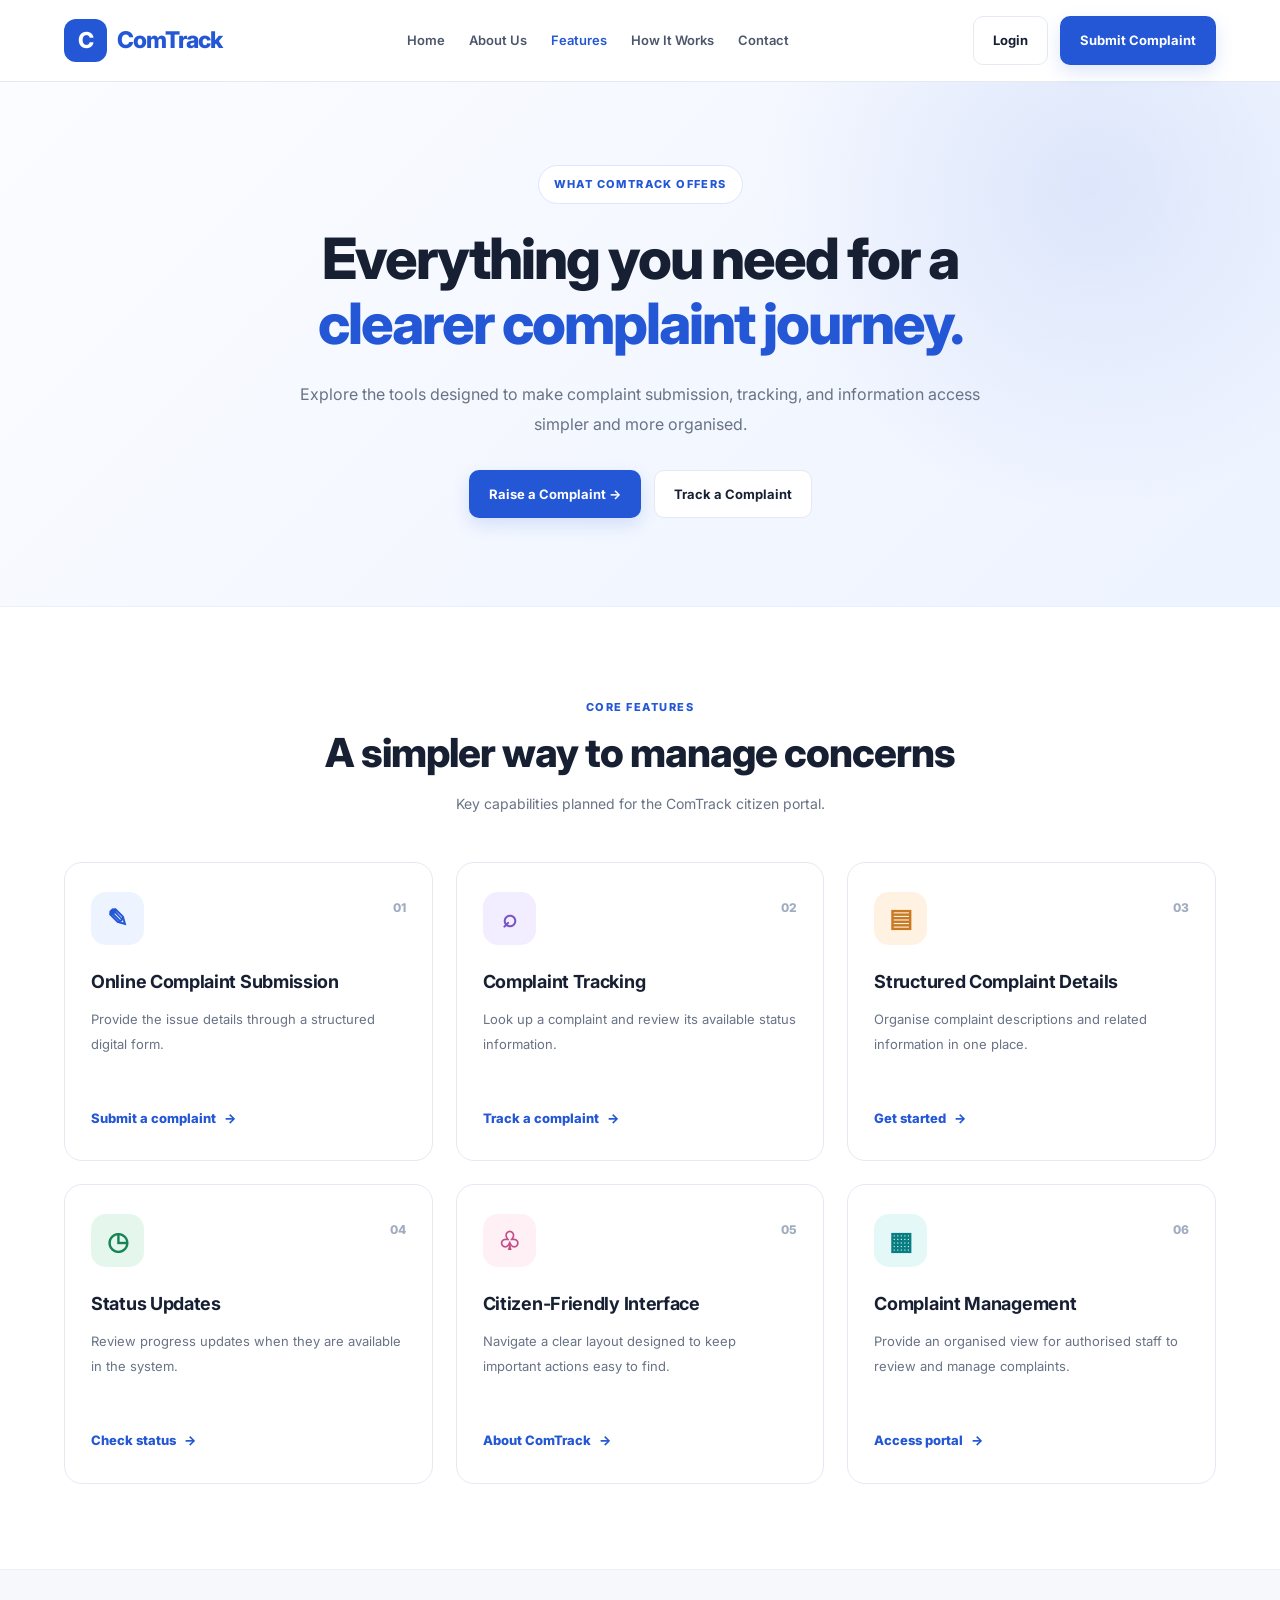
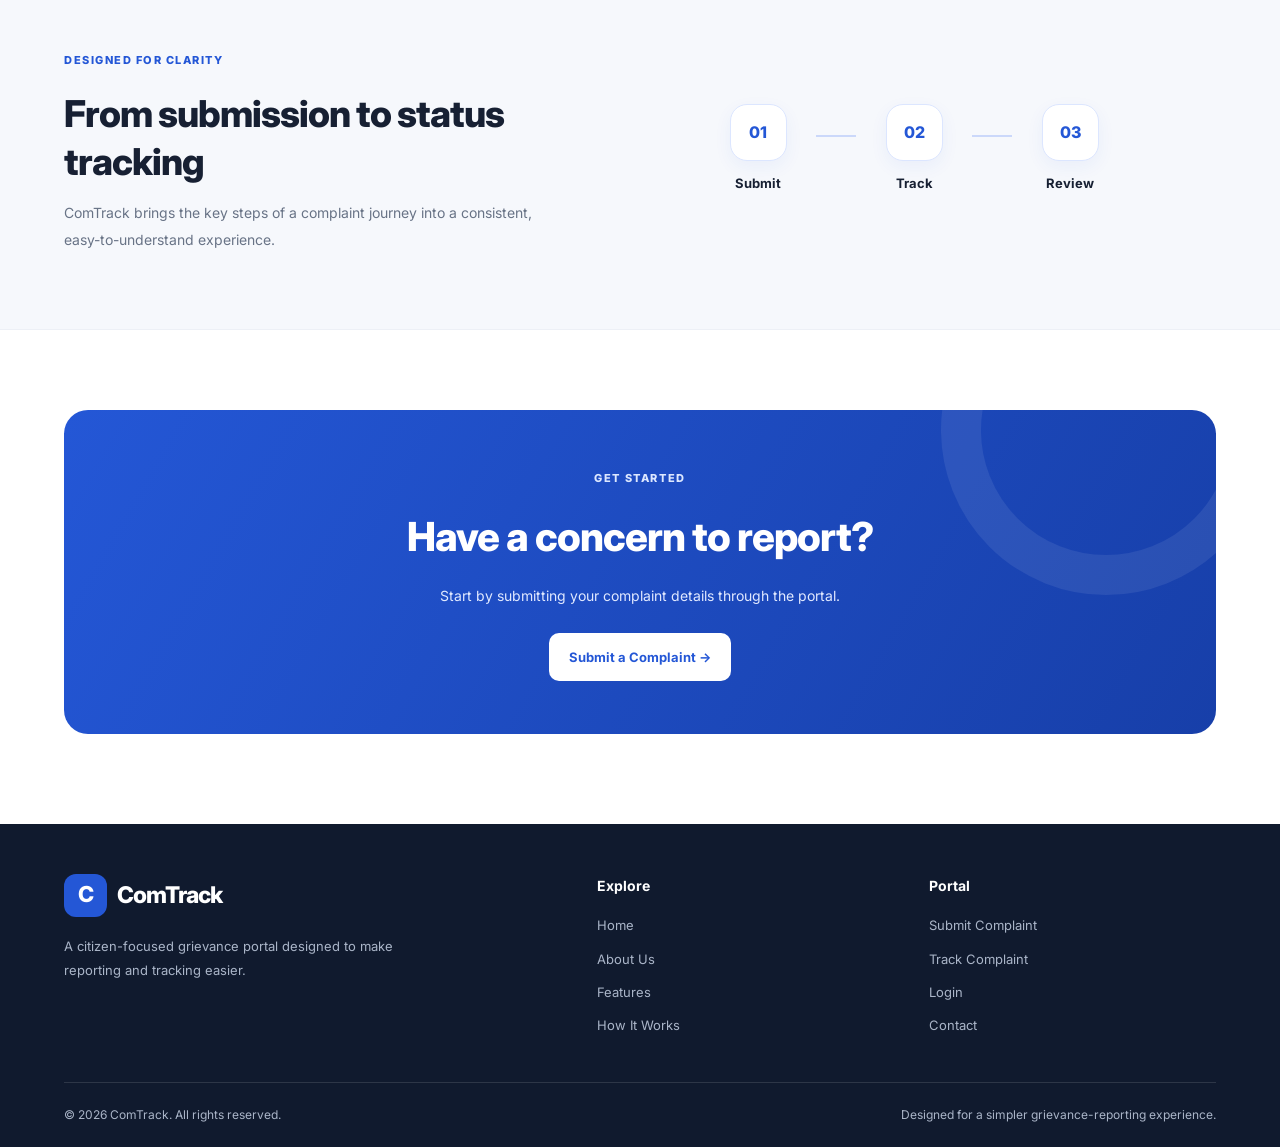
<file: features.html>
<!DOCTYPE html>
<html lang="en">
<head>
    <meta charset="UTF-8">
    <meta name="viewport" content="width=device-width, initial-scale=1.0">
    <meta name="description" content="Explore the features of ComTrack, a citizen grievance portal.">
    <title>Features | ComTrack</title>
    <link rel="stylesheet" href="features.css">
</head>
<body>

    <!-- NAVBAR -->
    <header class="navbar">
        <a href="index.html" class="logo">
            <span class="logo-icon">C</span>
            <span>ComTrack</span>
        </a>

        <button class="menu-toggle" id="menuToggle"
                aria-label="Toggle navigation" aria-expanded="false">☰</button>

        <nav class="nav-links" id="navLinks">
            <a href="index.html">Home</a>
            <a href="about.html">About Us</a>
            <a href="features.html" class="active">Features</a>
            <a href="how-it-works.html">How It Works</a>
            <a href="contact.html">Contact</a>
        </nav>

        <div class="nav-actions">
            <a href="login.html" class="btn btn-outline">Login</a>
            <a href="submit.html" class="btn btn-primary">Submit Complaint</a>
        </div>
    </header>

    <main>
        <!-- HERO -->
        <section class="features-hero">
            <div class="container">
                <span class="eyebrow">WHAT COMTRACK OFFERS</span>
                <h1>Everything you need for a <span>clearer complaint journey.</span></h1>
                <p>
                    Explore the tools designed to make complaint submission,
                    tracking, and information access simpler and more organised.
                </p>
                <div class="hero-actions">
                    <a href="submit.html" class="btn btn-primary">Raise a Complaint →</a>
                    <a href="track.html" class="btn btn-outline">Track a Complaint</a>
                </div>
            </div>
        </section>

        <!-- FEATURES -->
        <section class="section">
            <div class="container">
                <div class="section-heading">
                    <span class="section-label">CORE FEATURES</span>
                    <h2>A simpler way to manage concerns</h2>
                    <p>Key capabilities planned for the ComTrack citizen portal.</p>
                </div>

                <div class="features-grid">
                    <article class="feature-card">
                        <div class="feature-icon blue">✎</div>
                        <span class="feature-number">01</span>
                        <h3>Online Complaint Submission</h3>
                        <p>Provide the issue details through a structured digital form.</p>
                        <a href="submit.html">Submit a complaint <span>→</span></a>
                    </article>

                    <article class="feature-card">
                        <div class="feature-icon purple">⌕</div>
                        <span class="feature-number">02</span>
                        <h3>Complaint Tracking</h3>
                        <p>Look up a complaint and review its available status information.</p>
                        <a href="track.html">Track a complaint <span>→</span></a>
                    </article>

                    <article class="feature-card">
                        <div class="feature-icon orange">▤</div>
                        <span class="feature-number">03</span>
                        <h3>Structured Complaint Details</h3>
                        <p>Organise complaint descriptions and related information in one place.</p>
                        <a href="submit.html">Get started <span>→</span></a>
                    </article>

                    <article class="feature-card">
                        <div class="feature-icon green">◷</div>
                        <span class="feature-number">04</span>
                        <h3>Status Updates</h3>
                        <p>Review progress updates when they are available in the system.</p>
                        <a href="track.html">Check status <span>→</span></a>
                    </article>

                    <article class="feature-card">
                        <div class="feature-icon pink">♧</div>
                        <span class="feature-number">05</span>
                        <h3>Citizen-Friendly Interface</h3>
                        <p>Navigate a clear layout designed to keep important actions easy to find.</p>
                        <a href="about.html">About ComTrack <span>→</span></a>
                    </article>

                    <article class="feature-card">
                        <div class="feature-icon teal">▦</div>
                        <span class="feature-number">06</span>
                        <h3>Complaint Management</h3>
                        <p>Provide an organised view for authorised staff to review and manage complaints.</p>
                        <a href="login.html">Access portal <span>→</span></a>
                    </article>
                </div>
            </div>
        </section>

        <!-- PROCESS STRIP -->
        <section class="process-section">
            <div class="container process-content">
                <div>
                    <span class="section-label">DESIGNED FOR CLARITY</span>
                    <h2>From submission to status tracking</h2>
                    <p>
                        ComTrack brings the key steps of a complaint journey
                        into a consistent, easy-to-understand experience.
                    </p>
                </div>

                <div class="process-steps">
                    <div class="process-step">
                        <span>01</span>
                        <strong>Submit</strong>
                    </div>
                    <div class="process-line"></div>
                    <div class="process-step">
                        <span>02</span>
                        <strong>Track</strong>
                    </div>
                    <div class="process-line"></div>
                    <div class="process-step">
                        <span>03</span>
                        <strong>Review</strong>
                    </div>
                </div>
            </div>
        </section>

        <!-- CTA -->
        <section class="cta-section">
            <div class="container">
                <div class="cta-card">
                    <span class="cta-label">GET STARTED</span>
                    <h2>Have a concern to report?</h2>
                    <p>Start by submitting your complaint details through the portal.</p>
                    <a href="submit.html" class="btn btn-white">Submit a Complaint →</a>
                </div>
            </div>
        </section>
    </main>

    <!-- FOOTER -->
    <footer class="footer">
        <div class="container footer-grid">
            <div class="footer-brand">
                <a href="index.html" class="logo footer-logo">
                    <span class="logo-icon">C</span>
                    <span>ComTrack</span>
                </a>
                <p>A citizen-focused grievance portal designed to make reporting and tracking easier.</p>
            </div>

            <div class="footer-column">
                <h4>Explore</h4>
                <a href="index.html">Home</a>
                <a href="about.html">About Us</a>
                <a href="features.html">Features</a>
                <a href="how-it-works.html">How It Works</a>
            </div>

            <div class="footer-column">
                <h4>Portal</h4>
                <a href="submit.html">Submit Complaint</a>
                <a href="track.html">Track Complaint</a>
                <a href="login.html">Login</a>
                <a href="contact.html">Contact</a>
            </div>
        </div>

        <div class="container footer-bottom">
            <p>© <span id="currentYear"></span> ComTrack. All rights reserved.</p>
            <p>Designed for a simpler grievance-reporting experience.</p>
        </div>
    </footer>

    <script>
        const menuToggle = document.getElementById("menuToggle");
        const navLinks = document.getElementById("navLinks");

        menuToggle.addEventListener("click", function () {
            const isOpen = navLinks.classList.toggle("open");
            menuToggle.setAttribute("aria-expanded", isOpen);
            menuToggle.textContent = isOpen ? "✕" : "☰";
        });

        document.getElementById("currentYear").textContent =
            new Date().getFullYear();
    </script>

</body>
</html>
</file>
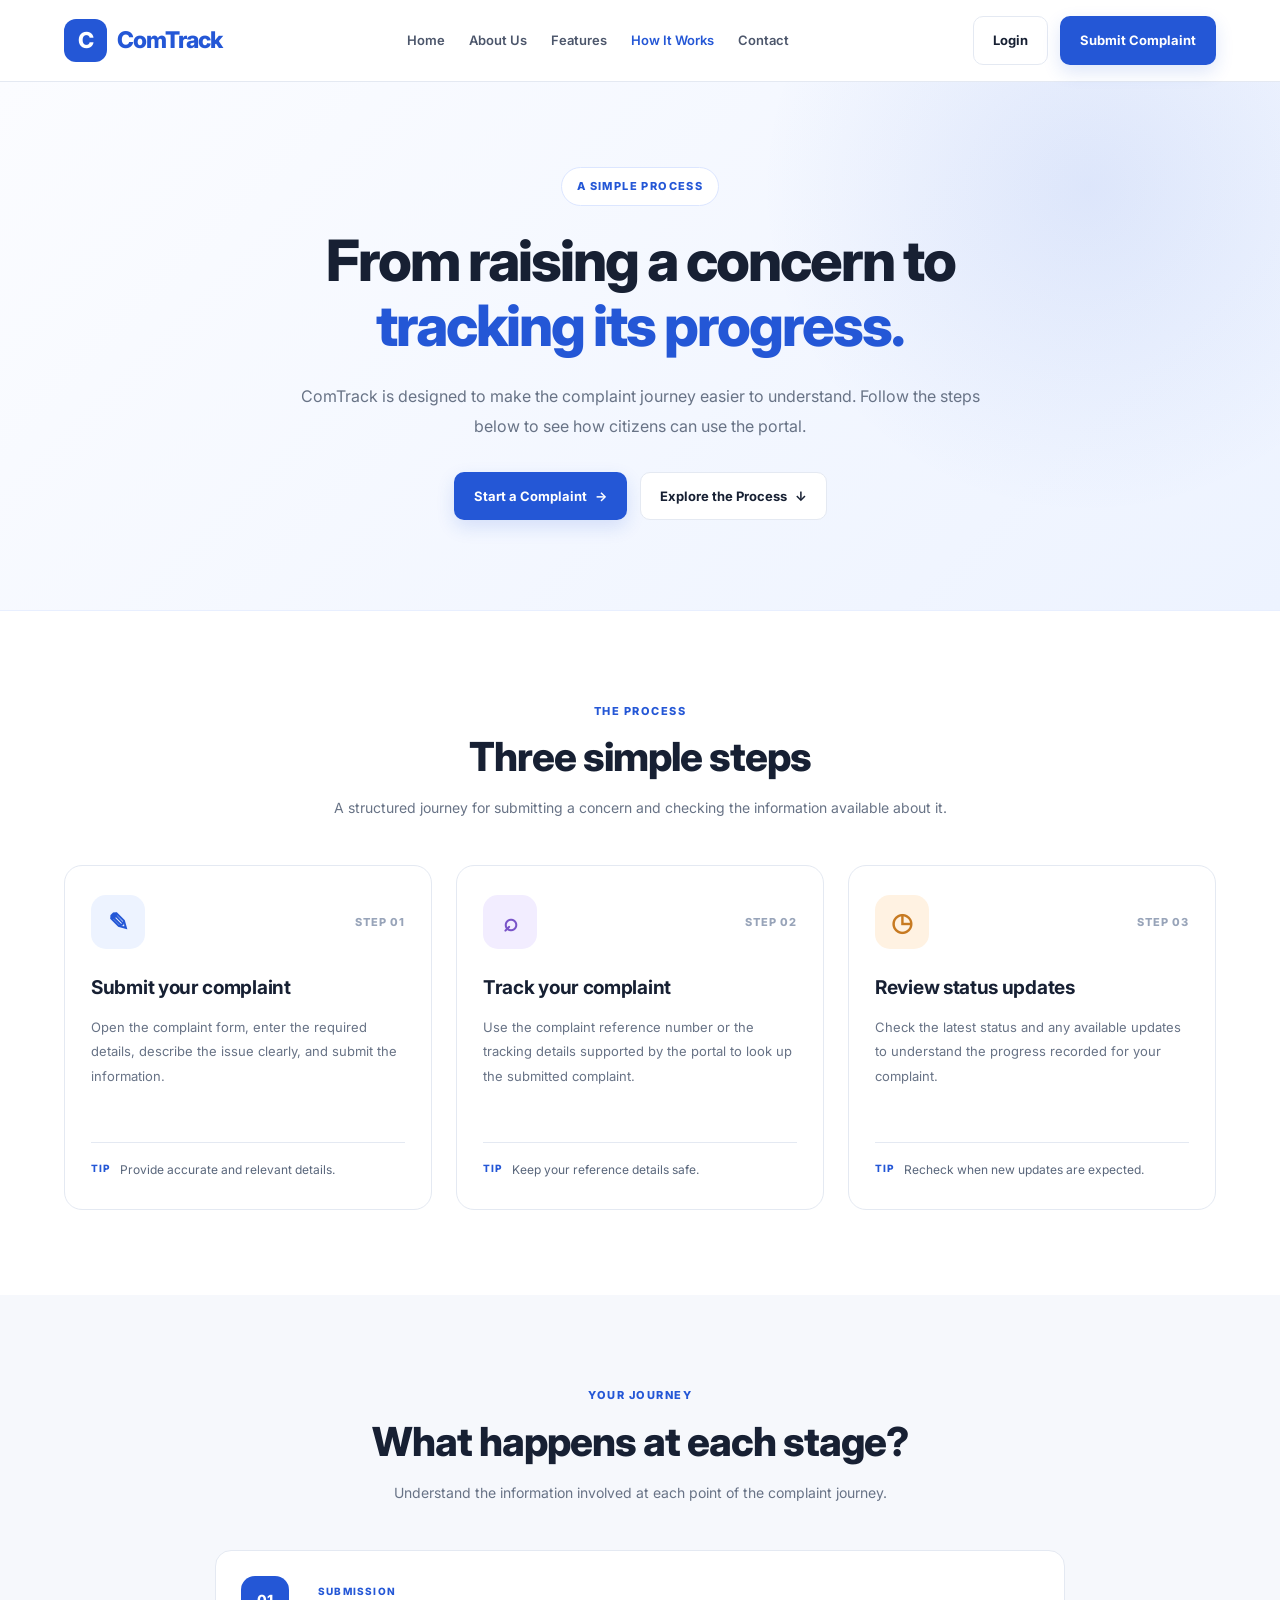
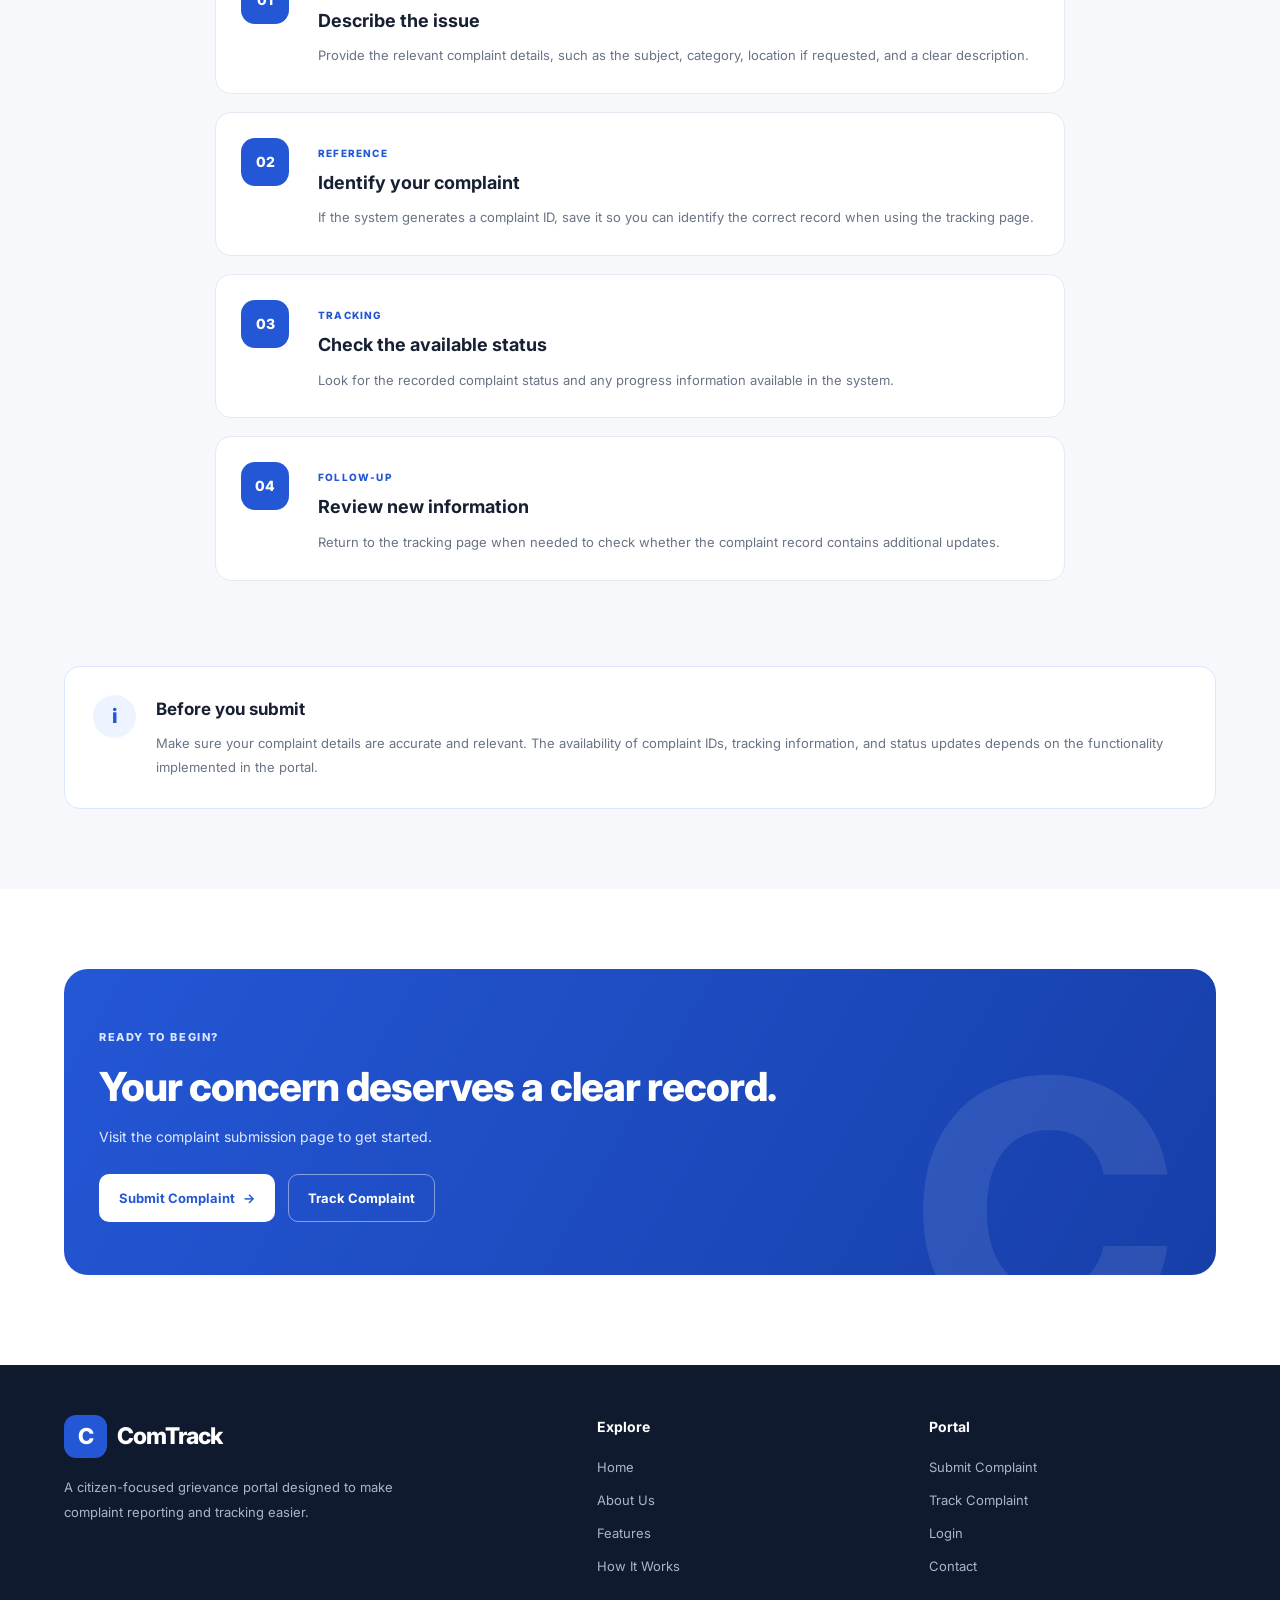
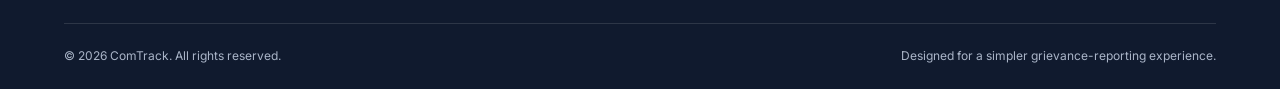
<file: how-it-works.html>
<!DOCTYPE html>
<html lang="en">
<head>
    <meta charset="UTF-8">
    <meta name="viewport" content="width=device-width, initial-scale=1.0">
    <meta name="description" content="Learn how to submit and track complaints using ComTrack.">
    <title>How It Works | ComTrack</title>
    <link rel="stylesheet" href="how-it-works.css">
</head>
<body>

    <!-- NAVBAR -->
    <header class="navbar">
        <a href="index.html" class="logo">
            <span class="logo-icon">C</span>
            <span>ComTrack</span>
        </a>

        <button class="menu-toggle" id="menuToggle"
                aria-label="Toggle navigation" aria-expanded="false">☰</button>

        <nav class="nav-links" id="navLinks">
            <a href="index.html">Home</a>
            <a href="about.html">About Us</a>
            <a href="features.html">Features</a>
            <a href="how-it-works.html" class="active">How It Works</a>
            <a href="contact.html">Contact</a>
        </nav>

        <div class="nav-actions">
            <a href="login.html" class="btn btn-outline">Login</a>
            <a href="submit.html" class="btn btn-primary">Submit Complaint</a>
        </div>
    </header>

    <main>
        <!-- HERO -->
        <section class="how-hero">
            <div class="container how-hero-content">
                <span class="eyebrow">A SIMPLE PROCESS</span>
                <h1>From raising a concern to <span>tracking its progress.</span></h1>
                <p>
                    ComTrack is designed to make the complaint journey
                    easier to understand. Follow the steps below to see
                    how citizens can use the portal.
                </p>

                <div class="hero-actions">
                    <a href="submit.html" class="btn btn-primary">
                        Start a Complaint <span>→</span>
                    </a>
                    <a href="#steps" class="btn btn-outline">
                        Explore the Process <span>↓</span>
                    </a>
                </div>
            </div>
        </section>

        <!-- PROCESS OVERVIEW -->
        <section class="section" id="steps">
            <div class="container">
                <div class="section-heading">
                    <span class="section-label">THE PROCESS</span>
                    <h2>Three simple steps</h2>
                    <p>
                        A structured journey for submitting a concern
                        and checking the information available about it.
                    </p>
                </div>

                <div class="steps-grid">
                    <article class="step-card">
                        <div class="step-top">
                            <div class="step-icon blue">✎</div>
                            <span class="step-number">STEP 01</span>
                        </div>
                        <h3>Submit your complaint</h3>
                        <p>
                            Open the complaint form, enter the required
                            details, describe the issue clearly, and
                            submit the information.
                        </p>
                        <div class="step-tip">
                            <span>TIP</span>
                            Provide accurate and relevant details.
                        </div>
                    </article>

                    <article class="step-card">
                        <div class="step-top">
                            <div class="step-icon purple">⌕</div>
                            <span class="step-number">STEP 02</span>
                        </div>
                        <h3>Track your complaint</h3>
                        <p>
                            Use the complaint reference number or the
                            tracking details supported by the portal
                            to look up the submitted complaint.
                        </p>
                        <div class="step-tip">
                            <span>TIP</span>
                            Keep your reference details safe.
                        </div>
                    </article>

                    <article class="step-card">
                        <div class="step-top">
                            <div class="step-icon orange">◷</div>
                            <span class="step-number">STEP 03</span>
                        </div>
                        <h3>Review status updates</h3>
                        <p>
                            Check the latest status and any available
                            updates to understand the progress recorded
                            for your complaint.
                        </p>
                        <div class="step-tip">
                            <span>TIP</span>
                            Recheck when new updates are expected.
                        </div>
                    </article>
                </div>
            </div>
        </section>

        <!-- DETAILED JOURNEY -->
        <section class="section journey-section">
            <div class="container">
                <div class="section-heading">
                    <span class="section-label">YOUR JOURNEY</span>
                    <h2>What happens at each stage?</h2>
                    <p>
                        Understand the information involved at each
                        point of the complaint journey.
                    </p>
                </div>

                <div class="journey-list">
                    <article class="journey-item">
                        <div class="journey-marker">01</div>
                        <div class="journey-content">
                            <span class="journey-tag">SUBMISSION</span>
                            <h3>Describe the issue</h3>
                            <p>
                                Provide the relevant complaint details,
                                such as the subject, category, location
                                if requested, and a clear description.
                            </p>
                        </div>
                    </article>

                    <article class="journey-item">
                        <div class="journey-marker">02</div>
                        <div class="journey-content">
                            <span class="journey-tag">REFERENCE</span>
                            <h3>Identify your complaint</h3>
                            <p>
                                If the system generates a complaint ID,
                                save it so you can identify the correct
                                record when using the tracking page.
                            </p>
                        </div>
                    </article>

                    <article class="journey-item">
                        <div class="journey-marker">03</div>
                        <div class="journey-content">
                            <span class="journey-tag">TRACKING</span>
                            <h3>Check the available status</h3>
                            <p>
                                Look for the recorded complaint status
                                and any progress information available
                                in the system.
                            </p>
                        </div>
                    </article>

                    <article class="journey-item">
                        <div class="journey-marker">04</div>
                        <div class="journey-content">
                            <span class="journey-tag">FOLLOW-UP</span>
                            <h3>Review new information</h3>
                            <p>
                                Return to the tracking page when needed
                                to check whether the complaint record
                                contains additional updates.
                            </p>
                        </div>
                    </article>
                </div>
            </div>
        </section>

        <!-- IMPORTANT INFORMATION -->
        <section class="information-section">
            <div class="container">
                <div class="information-card">
                    <div class="information-icon">i</div>
                    <div>
                        <h3>Before you submit</h3>
                        <p>
                            Make sure your complaint details are accurate
                            and relevant. The availability of complaint IDs,
                            tracking information, and status updates depends
                            on the functionality implemented in the portal.
                        </p>
                    </div>
                </div>
            </div>
        </section>

        <!-- CTA -->
        <section class="cta-section">
            <div class="container">
                <div class="cta-card">
                    <div class="cta-content">
                        <span class="cta-label">READY TO BEGIN?</span>
                        <h2>Your concern deserves a clear record.</h2>
                        <p>
                            Visit the complaint submission page to
                            get started.
                        </p>
                        <div class="cta-actions">
                            <a href="submit.html" class="btn btn-white">
                                Submit Complaint <span>→</span>
                            </a>
                            <a href="track.html" class="btn btn-cta-outline">
                                Track Complaint
                            </a>
                        </div>
                    </div>
                    <div class="cta-decoration">C</div>
                </div>
            </div>
        </section>
    </main>

    <!-- FOOTER -->
    <footer class="footer">
        <div class="container footer-grid">
            <div class="footer-brand">
                <a href="index.html" class="logo footer-logo">
                    <span class="logo-icon">C</span>
                    <span>ComTrack</span>
                </a>
                <p>
                    A citizen-focused grievance portal designed
                    to make complaint reporting and tracking easier.
                </p>
            </div>

            <div class="footer-column">
                <h4>Explore</h4>
                <a href="index.html">Home</a>
                <a href="about.html">About Us</a>
                <a href="features.html">Features</a>
                <a href="how-it-works.html">How It Works</a>
            </div>

            <div class="footer-column">
                <h4>Portal</h4>
                <a href="submit.html">Submit Complaint</a>
                <a href="track.html">Track Complaint</a>
                <a href="login.html">Login</a>
                <a href="contact.html">Contact</a>
            </div>
        </div>

        <div class="container footer-bottom">
            <p>© <span id="currentYear"></span> ComTrack. All rights reserved.</p>
            <p>Designed for a simpler grievance-reporting experience.</p>
        </div>
    </footer>

    <script>
        const menuToggle = document.getElementById("menuToggle");
        const navLinks = document.getElementById("navLinks");

        menuToggle.addEventListener("click", function () {
            const isOpen = navLinks.classList.toggle("open");
            menuToggle.setAttribute("aria-expanded", isOpen);
            menuToggle.textContent = isOpen ? "✕" : "☰";
        });

        document.getElementById("currentYear").textContent =
            new Date().getFullYear();
    </script>

</body>
</html>
</file>
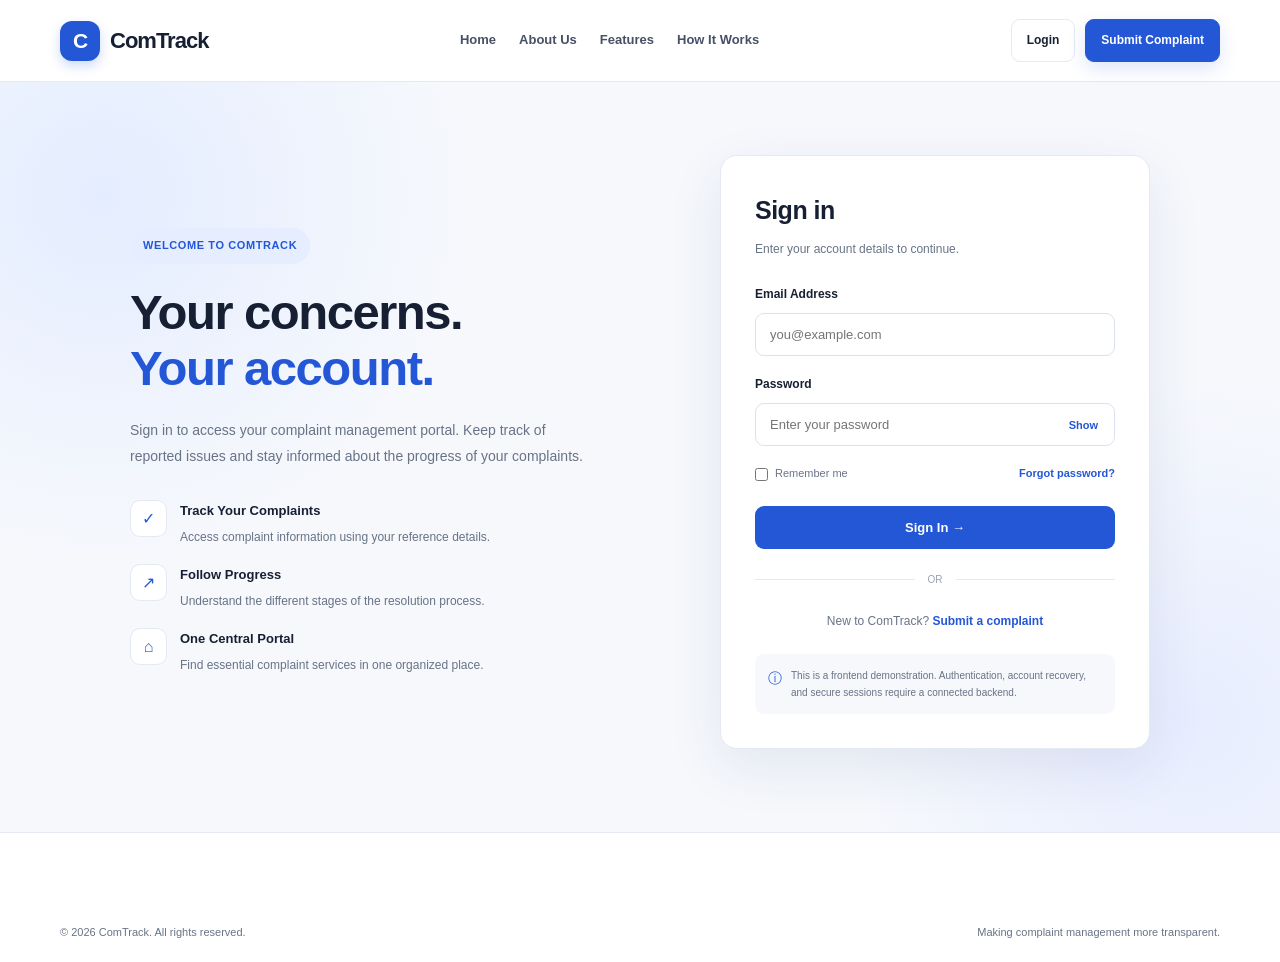
<file: login.html>
<!DOCTYPE html>
<html lang="en">
<head>
    <meta charset="UTF-8">
    <meta name="viewport" content="width=device-width, initial-scale=1.0">
    <meta name="description" content="Sign in to ComTrack complaint management portal.">
    <title>Login | ComTrack</title>

    <link rel="stylesheet" href="style.css">

    <style>
        :root {
            --primary: #2457d6;
            --primary-dark: #1743b2;
            --text: #172033;
            --muted: #687386;
            --border: #e4e9f2;
            --surface: #f6f8fc;
        }

        * {
            box-sizing: border-box;
        }

        body {
            margin: 0;
            background: var(--surface);
            color: var(--text);
            font-family: Inter, Arial, sans-serif;
        }

        a {
            text-decoration: none;
        }

        /* Navigation */
        .navbar {
            position: relative;
            z-index: 10;
            background: #fff;
            border-bottom: 1px solid var(--border);
        }

        .nav-container {
            width: min(1160px, 92%);
            min-height: 76px;
            margin: auto;
            display: flex;
            align-items: center;
            justify-content: space-between;
            gap: 25px;
        }

        .logo {
            display: inline-flex;
            align-items: center;
            gap: 10px;
            color: var(--text);
            font-size: 22px;
            font-weight: 800;
            white-space: nowrap;
        }

        .logo-icon {
            display: grid;
            place-items: center;
            width: 40px;
            height: 40px;
            border-radius: 12px;
            background: var(--primary);
            color: white;
        }

        .nav-links {
            display: flex;
            align-items: center;
            justify-content: center;
            gap: 23px;
            flex: 1;
        }

        .nav-links a {
            color: #465168;
            font-size: 13px;
            font-weight: 600;
            white-space: nowrap;
        }

        .nav-links a:hover,
        .nav-links a.active {
            color: var(--primary);
        }

        .nav-actions {
            display: flex;
            align-items: center;
            gap: 10px;
            flex-shrink: 0;
        }

        .nav-actions a {
            padding: 11px 15px;
            border-radius: 9px;
            font-size: 12px;
            font-weight: 700;
            white-space: nowrap;
        }

        .btn-outline {
            border: 1px solid var(--border);
            color: var(--text);
            background: white;
        }

        .btn-primary {
            border: 1px solid var(--primary);
            background: var(--primary);
            color: white;
        }

        .menu-toggle {
            display: none;
        }

        /* Main layout */
        .login-section {
            min-height: calc(100vh - 150px);
            padding: 55px 0 65px;
            display: flex;
            align-items: center;
            position: relative;
            overflow: hidden;
            background:
                radial-gradient(circle at 8% 15%, #e4edff 0, transparent 27%),
                radial-gradient(circle at 93% 85%, #e7edff 0, transparent 25%),
                var(--surface);
        }

        .login-layout {
            width: min(1020px, 92%);
            margin: auto;
            display: grid;
            grid-template-columns: 1fr 430px;
            align-items: center;
            gap: 65px;
        }

        /* Left content */
        .login-intro {
            padding: 10px 0;
        }

        .intro-badge {
            display: inline-block;
            margin-bottom: 20px;
            padding: 9px 13px;
            border-radius: 30px;
            background: #e5edff;
            color: var(--primary);
            font-size: 11px;
            font-weight: 800;
            letter-spacing: .6px;
        }

        .login-intro h1 {
            max-width: 510px;
            margin: 0 0 20px;
            font-size: clamp(35px, 4vw, 49px);
            line-height: 1.15;
            letter-spacing: -1.5px;
        }

        .login-intro h1 span {
            color: var(--primary);
        }

        .login-intro > p {
            max-width: 460px;
            margin: 0 0 30px;
            color: var(--muted);
            font-size: 14px;
            line-height: 1.9;
        }

        .benefit-list {
            display: grid;
            gap: 17px;
        }

        .benefit {
            display: flex;
            align-items: flex-start;
            gap: 13px;
        }

        .benefit-icon {
            display: grid;
            place-items: center;
            width: 37px;
            height: 37px;
            flex-shrink: 0;
            border-radius: 10px;
            background: white;
            border: 1px solid var(--border);
            color: var(--primary);
            font-size: 16px;
        }

        .benefit h3 {
            margin: 1px 0 5px;
            font-size: 13px;
        }

        .benefit p {
            margin: 0;
            color: var(--muted);
            font-size: 12px;
            line-height: 1.7;
        }

        /* Login card */
        .login-card {
            padding: 34px;
            border: 1px solid var(--border);
            border-radius: 17px;
            background: white;
            box-shadow: 0 18px 55px rgba(31, 59, 112, .09);
        }

        .card-heading {
            margin-bottom: 26px;
        }

        .card-heading h2 {
            margin: 0 0 9px;
            font-size: 25px;
            letter-spacing: -.5px;
        }

        .card-heading p {
            margin: 0;
            color: var(--muted);
            font-size: 12px;
            line-height: 1.7;
        }

        .form-group {
            margin-bottom: 19px;
        }

        .form-group label {
            display: block;
            margin-bottom: 9px;
            font-size: 12px;
            font-weight: 700;
        }

        .input-wrapper {
            position: relative;
        }

        .form-group input {
            width: 100%;
            padding: 13px 14px;
            border: 1px solid #dce2ed;
            border-radius: 9px;
            outline: none;
            color: var(--text);
            background: white;
            font-family: inherit;
            font-size: 13px;
            transition: border-color .2s, box-shadow .2s;
        }

        .form-group input:focus {
            border-color: var(--primary);
            box-shadow: 0 0 0 3px rgba(36, 87, 214, .09);
        }

        .password-input {
            padding-right: 65px !important;
        }

        .toggle-password {
            position: absolute;
            top: 50%;
            right: 12px;
            transform: translateY(-50%);
            padding: 5px;
            border: none;
            background: transparent;
            color: var(--primary);
            font-size: 11px;
            font-weight: 700;
            cursor: pointer;
        }

        .form-options {
            display: flex;
            align-items: center;
            justify-content: space-between;
            gap: 10px;
            margin: 2px 0 23px;
            font-size: 11px;
        }

        .remember-option {
            display: flex;
            align-items: center;
            gap: 7px;
            color: var(--muted);
        }

        .remember-option input {
            accent-color: var(--primary);
        }

        .form-options a,
        .register-link a {
            color: var(--primary);
            font-weight: 700;
        }

        .login-button {
            width: 100%;
            padding: 14px;
            border: none;
            border-radius: 9px;
            background: var(--primary);
            color: white;
            font-family: inherit;
            font-size: 13px;
            font-weight: 700;
            cursor: pointer;
            transition: background .2s;
        }

        .login-button:hover {
            background: var(--primary-dark);
        }

        .form-message {
            display: none;
            margin-top: 15px;
            padding: 12px;
            border-radius: 8px;
            font-size: 12px;
            line-height: 1.7;
        }

        .form-message.error {
            display: block;
            background: #fff0f0;
            border: 1px solid #f0c7c7;
            color: #a32828;
        }

        .form-message.info {
            display: block;
            background: #edf3ff;
            border: 1px solid #dce7ff;
            color: #1743b2;
        }

        .divider {
            display: flex;
            align-items: center;
            gap: 13px;
            margin: 23px 0;
            color: #9aa3b2;
            font-size: 10px;
        }

        .divider::before,
        .divider::after {
            content: "";
            height: 1px;
            flex: 1;
            background: var(--border);
        }

        .register-link {
            margin: 0;
            color: var(--muted);
            text-align: center;
            font-size: 12px;
            line-height: 1.8;
        }

        .security-note {
            display: flex;
            align-items: flex-start;
            gap: 9px;
            margin-top: 22px;
            padding: 13px;
            border-radius: 9px;
            background: #f6f8fc;
            color: var(--muted);
            font-size: 10px;
            line-height: 1.7;
        }

        .security-note span {
            color: var(--primary);
            font-size: 14px;
        }

        /* Footer */
        .footer {
            background: white;
            border-top: 1px solid var(--border);
        }

        .footer-bottom {
            width: min(1160px, 92%);
            margin: auto;
            padding: 20px 0;
            display: flex;
            justify-content: space-between;
            gap: 15px;
        }

        .footer-bottom p {
            margin: 0;
            color: var(--muted);
            font-size: 11px;
        }

        /* Responsive */
        @media (max-width: 1000px) {
            .nav-container {
                gap: 14px;
            }

            .nav-links {
                gap: 13px;
            }

            .nav-links a {
                font-size: 11px;
            }

            .login-layout {
                grid-template-columns: 1fr 400px;
                gap: 35px;
            }

            .login-card {
                padding: 28px;
            }
        }

        @media (max-width: 800px) {
            .nav-container {
                flex-wrap: wrap;
                padding: 13px 0;
            }

            .menu-toggle {
                display: block;
                margin-left: auto;
                padding: 8px 12px;
                border: 1px solid var(--border);
                border-radius: 8px;
                background: #edf3ff;
                color: var(--primary);
                font-size: 20px;
                cursor: pointer;
            }

            .nav-links,
            .nav-actions {
                display: none;
                width: 100%;
                flex: 0 0 100%;
            }

            .nav-links.open {
                display: flex;
                align-items: flex-start;
                flex-direction: column;
                gap: 17px;
                padding: 15px 0;
                border-top: 1px solid var(--border);
            }

            .nav-actions.open {
                display: flex;
                flex-wrap: wrap;
            }

            .login-layout {
                max-width: 500px;
                grid-template-columns: 1fr;
                gap: 32px;
            }

            .login-intro {
                text-align: center;
            }

            .login-intro h1,
            .login-intro > p {
                margin-left: auto;
                margin-right: auto;
            }

            .benefit-list {
                max-width: 380px;
                margin: auto;
                text-align: left;
            }

            .login-section {
                padding: 40px 0;
            }
        }

        @media (max-width: 480px) {
            .login-layout {
                width: 92%;
            }

            .login-intro h1 {
                font-size: 35px;
            }

            .login-card {
                padding: 23px 19px;
            }

            .card-heading h2 {
                font-size: 23px;
            }

            .form-options {
                align-items: flex-start;
                flex-direction: column;
                gap: 12px;
            }

            .footer-bottom {
                flex-direction: column;
                line-height: 1.7;
            }
        }
    </style>
</head>

<body>

    <!-- NAVBAR -->
    <header class="navbar">
        <div class="nav-container">

            <a href="index.html" class="logo">
                <span class="logo-icon">C</span>
                <span>ComTrack</span>
            </a>

            <button
                class="menu-toggle"
                id="menuToggle"
                type="button"
                aria-label="Toggle navigation"
                aria-expanded="false"
            >☰</button>

            <nav class="nav-links" id="navLinks">
                <a href="index.html">Home</a>
                <a href="about.html">About Us</a>
                <a href="features.html">Features</a>
                <a href="how-it-works.html">How It Works</a>
            </nav>

            <div class="nav-actions">
                <a href="login.html" class="btn-outline active">Login</a>
                <a href="submit.html" class="btn-primary">Submit Complaint</a>
            </div>

        </div>
    </header>

    <main>
        <section class="login-section">

            <div class="login-layout">

                <!-- LEFT INTRODUCTION -->
                <div class="login-intro">

                    <span class="intro-badge">WELCOME TO COMTRACK</span>

                    <h1>
                        Your concerns.<br>
                        <span>Your account.</span>
                    </h1>

                    <p>
                        Sign in to access your complaint management portal.
                        Keep track of reported issues and stay informed about
                        the progress of your complaints.
                    </p>

                    <div class="benefit-list">

                        <div class="benefit">
                            <div class="benefit-icon">✓</div>
                            <div>
                                <h3>Track Your Complaints</h3>
                                <p>Access complaint information using your reference details.</p>
                            </div>
                        </div>

                        <div class="benefit">
                            <div class="benefit-icon">↗</div>
                            <div>
                                <h3>Follow Progress</h3>
                                <p>Understand the different stages of the resolution process.</p>
                            </div>
                        </div>

                        <div class="benefit">
                            <div class="benefit-icon">⌂</div>
                            <div>
                                <h3>One Central Portal</h3>
                                <p>Find essential complaint services in one organized place.</p>
                            </div>
                        </div>

                    </div>
                </div>

                <!-- LOGIN FORM -->
                <div class="login-card">

                    <div class="card-heading">
                        <h2>Sign in</h2>
                        <p>Enter your account details to continue.</p>
                    </div>

                    <form id="loginForm">

                        <div class="form-group">
                            <label for="email">Email Address</label>
                            <input
                                type="email"
                                id="email"
                                name="email"
                                placeholder="you@example.com"
                                autocomplete="email"
                                required
                            >
                        </div>

                        <div class="form-group">
                            <label for="password">Password</label>

                            <div class="input-wrapper">
                                <input
                                    type="password"
                                    id="password"
                                    name="password"
                                    class="password-input"
                                    placeholder="Enter your password"
                                    autocomplete="current-password"
                                    required
                                >

                                <button
                                    type="button"
                                    class="toggle-password"
                                    id="togglePassword"
                                    aria-label="Show password"
                                >Show</button>
                            </div>
                        </div>

                        <div class="form-options">
                            <label class="remember-option">
                                <input type="checkbox" id="rememberMe">
                                Remember me
                            </label>

                            <a href="#" id="forgotPassword">Forgot password?</a>
                        </div>

                        <button type="submit" class="login-button">
                            Sign In →
                        </button>

                        <div
                            id="formMessage"
                            class="form-message"
                            role="status"
                            aria-live="polite"
                        ></div>

                    </form>

                    <div class="divider">OR</div>

                    <p class="register-link">
                        New to ComTrack?
                        <a href="submit.html">Submit a complaint</a>
                    </p>

                    <div class="security-note">
                        <span>ⓘ</span>
                        <div>
                            This is a frontend demonstration. Authentication,
                            account recovery, and secure sessions require a
                            connected backend.
                        </div>
                    </div>

                </div>

            </div>
        </section>
    </main>

    <!-- FOOTER -->
    <footer class="footer">
        <div class="footer-bottom">
            <p>© <span id="currentYear"></span> ComTrack. All rights reserved.</p>
            <p>Making complaint management more transparent.</p>
        </div>
    </footer>

    <script>
        // Mobile navigation
        const menuToggle = document.getElementById("menuToggle");
        const navLinks = document.getElementById("navLinks");
        const navActions = document.querySelector(".nav-actions");

        menuToggle.addEventListener("click", function () {
            const isOpen = navLinks.classList.toggle("open");

            navActions.classList.toggle("open", isOpen);
            menuToggle.setAttribute("aria-expanded", isOpen);
            menuToggle.textContent = isOpen ? "✕" : "☰";
        });

        // Footer year
        document.getElementById("currentYear").textContent =
            new Date().getFullYear();

        // Show or hide password
        const passwordInput = document.getElementById("password");
        const togglePassword = document.getElementById("togglePassword");

        togglePassword.addEventListener("click", function () {
            const isPassword = passwordInput.type === "password";

            passwordInput.type = isPassword ? "text" : "password";
            togglePassword.textContent = isPassword ? "Hide" : "Show";

            togglePassword.setAttribute(
                "aria-label",
                isPassword ? "Hide password" : "Show password"
            );
        });

        // Frontend-only login demonstration
        const loginForm = document.getElementById("loginForm");
        const formMessage = document.getElementById("formMessage");

        loginForm.addEventListener("submit", function (event) {
            event.preventDefault();

            formMessage.className = "form-message info";
            formMessage.textContent =
                "The login interface is working, but account authentication has not been connected yet. A backend is required to verify your credentials.";
        });

        // Frontend-only password recovery information
        document.getElementById("forgotPassword").addEventListener("click", function (event) {
            event.preventDefault();

            formMessage.className = "form-message info";
            formMessage.textContent =
                "Password recovery will be available after the authentication backend is implemented.";
        });
    </script>

</body>
</html>
</file>
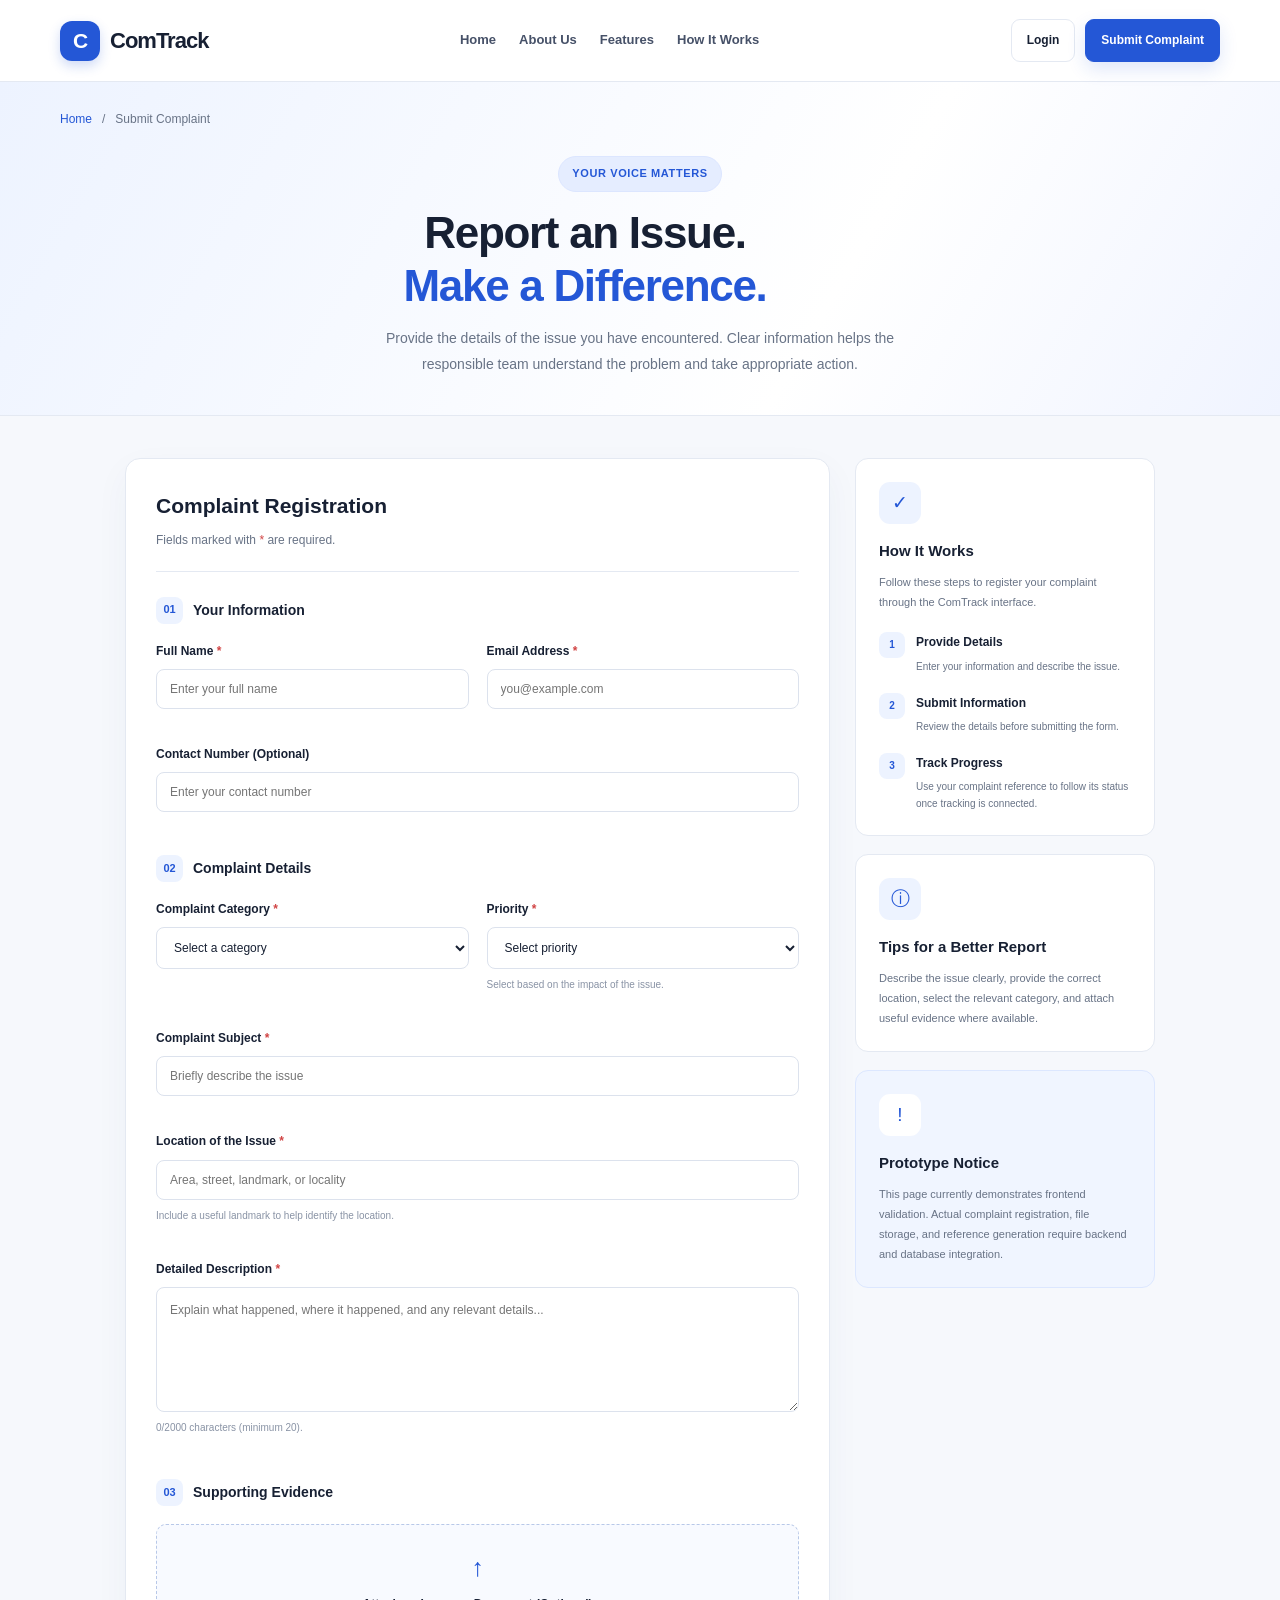
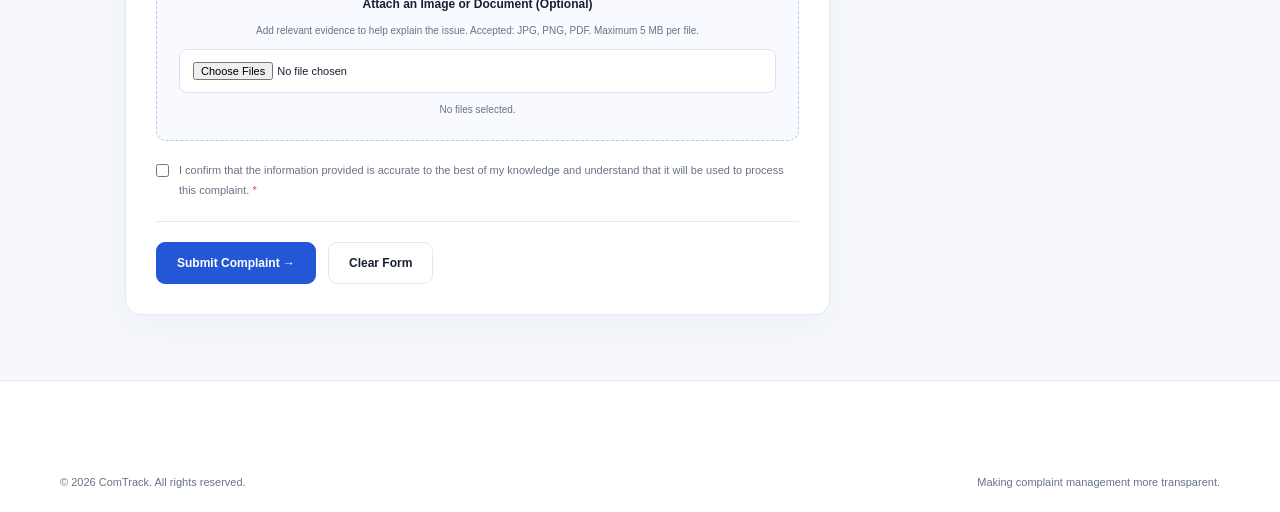
<file: submit.html>
<!DOCTYPE html>
<html lang="en">
<head>
    <meta charset="UTF-8">
    <meta name="viewport" content="width=device-width, initial-scale=1.0">
    <meta name="description" content="Submit and register a complaint using the ComTrack complaint management portal.">
    <title>Submit Complaint | ComTrack</title>

    <link rel="stylesheet" href="style.css">

    <style>
        :root {
            --primary: #2457d6;
            --primary-dark: #1743b2;
            --primary-light: #edf3ff;
            --text: #172033;
            --muted: #687386;
            --border: #e4e9f2;
            --surface: #f6f8fc;
            --white: #ffffff;
            --success: #168244;
        }

        * {
            box-sizing: border-box;
        }

        body {
            margin: 0;
            background: var(--surface);
            color: var(--text);
            font-family: Inter, Arial, sans-serif;
        }

        a {
            text-decoration: none;
        }

        /* NAVBAR */
        .navbar {
            position: relative;
            z-index: 100;
            background: white;
            border-bottom: 1px solid var(--border);
        }

        .nav-container {
            width: min(1160px, 92%);
            min-height: 76px;
            margin: auto;
            display: flex;
            align-items: center;
            justify-content: space-between;
            gap: 24px;
        }

        .logo {
            display: inline-flex;
            align-items: center;
            gap: 10px;
            color: var(--text);
            font-size: 22px;
            font-weight: 800;
            white-space: nowrap;
        }

        .logo-icon {
            display: grid;
            place-items: center;
            width: 40px;
            height: 40px;
            border-radius: 12px;
            background: var(--primary);
            color: white;
        }

        .nav-links {
            display: flex;
            align-items: center;
            justify-content: center;
            gap: 23px;
            flex: 1;
        }

        .nav-links a {
            color: #465168;
            font-size: 13px;
            font-weight: 600;
            white-space: nowrap;
        }

        .nav-links a:hover,
        .nav-links a.active {
            color: var(--primary);
        }

        .nav-actions {
            display: flex;
            align-items: center;
            gap: 10px;
            flex-shrink: 0;
        }

        .nav-actions a {
            padding: 11px 15px;
            border-radius: 9px;
            font-size: 12px;
            font-weight: 700;
            white-space: nowrap;
        }

        .btn-outline {
            color: var(--text);
            border: 1px solid var(--border);
        }

        .btn-primary {
            background: var(--primary);
            border: 1px solid var(--primary);
            color: white;
        }

        .menu-toggle {
            display: none;
        }

        /* PAGE HEADER */
        .page-hero {
            padding: 28px 0 38px;
            background: linear-gradient(120deg, #edf3ff, #ffffff 65%, #f0f4ff);
            border-bottom: 1px solid var(--border);
        }

        .container {
            width: min(1160px, 92%);
            margin: auto;
        }

        .breadcrumb {
            display: flex;
            align-items: center;
            gap: 10px;
            margin-bottom: 27px;
            color: var(--muted);
            font-size: 12px;
        }

        .breadcrumb a {
            color: var(--primary);
        }

        .hero-content {
            max-width: 720px;
            margin: auto;
            text-align: center;
        }

        .eyebrow {
            display: inline-block;
            margin-bottom: 15px;
            padding: 8px 13px;
            border-radius: 30px;
            background: #e5edff;
            color: var(--primary);
            font-size: 11px;
            font-weight: 800;
            letter-spacing: .6px;
        }

        .hero-content h1 {
            margin: 0 0 14px;
            font-size: clamp(32px, 4vw, 44px);
            line-height: 1.2;
            letter-spacing: -1.3px;
        }

        .hero-content h1 span {
            color: var(--primary);
        }

        .hero-content p {
            max-width: 570px;
            margin: auto;
            color: var(--muted);
            font-size: 14px;
            line-height: 1.8;
        }

        /* FORM SECTION */
        .form-section {
            padding: 42px 0 65px;
        }

        .form-layout {
            display: grid;
            grid-template-columns: minmax(0, 1fr) 300px;
            align-items: start;
            gap: 25px;
            max-width: 1030px;
            margin: auto;
        }

        .complaint-card {
            padding: 30px;
            border: 1px solid var(--border);
            border-radius: 15px;
            background: white;
            box-shadow: 0 12px 35px rgba(31, 59, 112, .045);
        }

        .card-heading {
            margin-bottom: 25px;
            padding-bottom: 20px;
            border-bottom: 1px solid var(--border);
        }

        .card-heading h2 {
            margin: 0 0 8px;
            font-size: 21px;
        }

        .card-heading p {
            margin: 0;
            color: var(--muted);
            font-size: 12px;
            line-height: 1.7;
        }

        .form-section-title {
            display: flex;
            align-items: center;
            gap: 10px;
            margin: 25px 0 18px;
            font-size: 14px;
            font-weight: 800;
        }

        .form-section-title:first-of-type {
            margin-top: 0;
        }

        .section-number {
            display: grid;
            place-items: center;
            width: 27px;
            height: 27px;
            flex-shrink: 0;
            border-radius: 8px;
            background: var(--primary-light);
            color: var(--primary);
            font-size: 11px;
        }

        .form-grid {
            display: grid;
            grid-template-columns: repeat(2, minmax(0, 1fr));
            gap: 18px;
        }

        .form-group {
            min-width: 0;
            margin-bottom: 18px;
        }

        .form-group.full-width {
            grid-column: 1 / -1;
        }

        .form-group label {
            display: block;
            margin-bottom: 8px;
            color: var(--text);
            font-size: 12px;
            font-weight: 700;
        }

        .required {
            color: #d14343;
        }

        .form-group input,
        .form-group select,
        .form-group textarea {
            display: block;
            width: 100%;
            min-width: 0;
            padding: 12px 13px;
            border: 1px solid #dce2ed;
            border-radius: 8px;
            outline: none;
            background: white;
            color: var(--text);
            font-family: inherit;
            font-size: 12px;
            transition: border-color .2s, box-shadow .2s;
        }

        .form-group input:focus,
        .form-group select:focus,
        .form-group textarea:focus {
            border-color: var(--primary);
            box-shadow: 0 0 0 3px rgba(36, 87, 214, .08);
        }

        .form-group textarea {
            min-height: 125px;
            resize: vertical;
            line-height: 1.7;
        }

        .field-hint {
            display: block;
            margin-top: 7px;
            color: #8993a5;
            font-size: 10px;
            line-height: 1.7;
        }

        .file-upload {
            padding: 22px;
            border: 1px dashed #b8c8e8;
            border-radius: 10px;
            background: #f8faff;
            text-align: center;
        }

        .upload-icon {
            margin-bottom: 8px;
            color: var(--primary);
            font-size: 25px;
        }

        .file-upload label {
            display: block;
            margin-bottom: 7px;
            font-size: 12px;
            font-weight: 700;
        }

        .file-upload input {
            max-width: 100%;
            margin: 10px auto 0;
            font-size: 11px;
        }

        .file-upload p {
            margin: 8px 0 0;
            color: var(--muted);
            font-size: 10px;
            line-height: 1.7;
        }

        .checkbox-row {
            display: flex;
            align-items: flex-start;
            gap: 10px;
            margin: 20px 0;
            color: var(--muted);
            font-size: 11px;
            line-height: 1.8;
        }

        .checkbox-row input {
            margin-top: 3px;
            accent-color: var(--primary);
        }

        .checkbox-row a {
            color: var(--primary);
            font-weight: 700;
        }

        .form-actions {
            display: flex;
            align-items: center;
            gap: 12px;
            padding-top: 20px;
            border-top: 1px solid var(--border);
        }

        .submit-button,
        .reset-button {
            padding: 13px 20px;
            border-radius: 9px;
            font-family: inherit;
            font-size: 12px;
            font-weight: 700;
            cursor: pointer;
        }

        .submit-button {
            border: 1px solid var(--primary);
            background: var(--primary);
            color: white;
        }

        .submit-button:hover {
            background: var(--primary-dark);
        }

        .reset-button {
            border: 1px solid var(--border);
            background: white;
            color: var(--text);
        }

        .form-message {
            display: none;
            margin-top: 20px;
            padding: 15px;
            border-radius: 9px;
            font-size: 12px;
            line-height: 1.8;
            overflow-wrap: anywhere;
        }

        .form-message.success {
            display: block;
            border: 1px solid #bce6ca;
            background: #effbf3;
            color: #166534;
        }

        .form-message.error {
            display: block;
            border: 1px solid #f0c7c7;
            background: #fff0f0;
            color: #a32828;
        }

        /* SIDEBAR */
        .sidebar {
            display: grid;
            gap: 18px;
        }

        .side-card {
            padding: 23px;
            border: 1px solid var(--border);
            border-radius: 13px;
            background: white;
        }

        .side-icon {
            display: grid;
            place-items: center;
            width: 42px;
            height: 42px;
            margin-bottom: 15px;
            border-radius: 11px;
            background: var(--primary-light);
            color: var(--primary);
            font-size: 19px;
        }

        .side-card h3 {
            margin: 0 0 10px;
            font-size: 15px;
        }

        .side-card > p {
            margin: 0;
            color: var(--muted);
            font-size: 11px;
            line-height: 1.8;
        }

        .steps-list {
            display: grid;
            gap: 18px;
            margin-top: 20px;
        }

        .step-item {
            display: flex;
            align-items: flex-start;
            gap: 11px;
        }

        .step-number {
            display: grid;
            place-items: center;
            width: 26px;
            height: 26px;
            flex-shrink: 0;
            border-radius: 8px;
            background: var(--primary-light);
            color: var(--primary);
            font-size: 10px;
            font-weight: 800;
        }

        .step-item h4 {
            margin: 1px 0 5px;
            font-size: 12px;
        }

        .step-item p {
            margin: 0;
            color: var(--muted);
            font-size: 10px;
            line-height: 1.7;
        }

        .notice-card {
            border-color: #dce7ff;
            background: #f0f5ff;
        }

        .notice-card .side-icon {
            background: white;
        }

        /* FOOTER */
        .footer {
            background: white;
            border-top: 1px solid var(--border);
        }

        .footer-bottom {
            display: flex;
            justify-content: space-between;
            align-items: center;
            gap: 15px;
            padding: 21px 0;
        }

        .footer-bottom p {
            margin: 0;
            color: var(--muted);
            font-size: 11px;
            line-height: 1.7;
        }

        /* RESPONSIVE */
        @media (max-width: 1050px) {
            .nav-container {
                gap: 15px;
            }

            .nav-links {
                gap: 14px;
            }

            .nav-links a {
                font-size: 11px;
            }

            .nav-actions a {
                padding: 10px 12px;
                font-size: 11px;
            }
        }

        @media (max-width: 800px) {
            .nav-container {
                flex-wrap: wrap;
                padding: 13px 0;
            }

            .menu-toggle {
                display: block;
                margin-left: auto;
                padding: 8px 12px;
                border: 1px solid var(--border);
                border-radius: 8px;
                background: var(--primary-light);
                color: var(--primary);
                font-size: 20px;
                cursor: pointer;
            }

            .nav-links,
            .nav-actions {
                display: none;
                width: 100%;
                flex: 0 0 100%;
            }

            .nav-links.open {
                display: flex;
                align-items: flex-start;
                flex-direction: column;
                gap: 17px;
                padding: 15px 0;
                border-top: 1px solid var(--border);
            }

            .nav-actions.open {
                display: flex;
                flex-wrap: wrap;
            }

            .form-layout {
                grid-template-columns: 1fr;
            }

            .sidebar {
                grid-template-columns: repeat(2, minmax(0, 1fr));
            }

            .notice-card {
                grid-column: 1 / -1;
            }
        }

        @media (max-width: 560px) {
            .page-hero {
                padding: 23px 0 30px;
            }

            .hero-content h1 {
                font-size: 33px;
            }

            .form-section {
                padding: 28px 0 42px;
            }

            .complaint-card {
                padding: 21px 17px;
            }

            .form-grid {
                grid-template-columns: 1fr;
                gap: 0;
            }

            .form-group.full-width {
                grid-column: auto;
            }

            .sidebar {
                grid-template-columns: 1fr;
            }

            .notice-card {
                grid-column: auto;
            }

            .form-actions {
                flex-direction: column;
                align-items: stretch;
            }

            .submit-button,
            .reset-button {
                width: 100%;
                min-height: 45px;
            }

            .footer-bottom {
                align-items: flex-start;
                flex-direction: column;
                gap: 6px;
            }
        }
    </style>
</head>

<body>

    <!-- NAVIGATION -->
    <header class="navbar">
        <div class="nav-container">

            <a href="index.html" class="logo">
                <span class="logo-icon">C</span>
                <span>ComTrack</span>
            </a>

            <button
                class="menu-toggle"
                id="menuToggle"
                type="button"
                aria-label="Toggle navigation"
                aria-expanded="false"
            >☰</button>

            <nav class="nav-links" id="navLinks">
                <a href="index.html">Home</a>
                <a href="about.html">About Us</a>
                <a href="features.html">Features</a>
                <a href="how-it-works.html">How It Works</a>
            </nav>

            <div class="nav-actions">
                <a href="login.html" class="btn-outline">Login</a>
                <a href="submit.html" class="btn-primary active">Submit Complaint</a>
            </div>

        </div>
    </header>

    <main>

        <!-- PAGE HEADER -->
        <section class="page-hero">
            <div class="container">

                <div class="breadcrumb">
                    <a href="index.html">Home</a>
                    <span>/</span>
                    <span>Submit Complaint</span>
                </div>

                <div class="hero-content">
                    <span class="eyebrow">YOUR VOICE MATTERS</span>

                    <h1>Report an Issue.<br><span>Make a Difference.</span></h1>

                    <p>
                        Provide the details of the issue you have encountered.
                        Clear information helps the responsible team understand
                        the problem and take appropriate action.
                    </p>
                </div>

            </div>
        </section>

        <!-- COMPLAINT FORM -->
        <section class="form-section">
            <div class="container">

                <div class="form-layout">

                    <div class="complaint-card">

                        <div class="card-heading">
                            <h2>Complaint Registration</h2>
                            <p>
                                Fields marked with <span class="required">*</span>
                                are required.
                            </p>
                        </div>

                        <form id="complaintForm">

                            <!-- SECTION 1 -->
                            <h3 class="form-section-title">
                                <span class="section-number">01</span>
                                Your Information
                            </h3>

                            <div class="form-grid">

                                <div class="form-group">
                                    <label for="fullName">
                                        Full Name <span class="required">*</span>
                                    </label>

                                    <input
                                        type="text"
                                        id="fullName"
                                        name="fullName"
                                        placeholder="Enter your full name"
                                        maxlength="100"
                                        autocomplete="name"
                                        required
                                    >
                                </div>

                                <div class="form-group">
                                    <label for="email">
                                        Email Address <span class="required">*</span>
                                    </label>

                                    <input
                                        type="email"
                                        id="email"
                                        name="email"
                                        placeholder="you@example.com"
                                        maxlength="150"
                                        autocomplete="email"
                                        required
                                    >
                                </div>

                                <div class="form-group full-width">
                                    <label for="phone">Contact Number (Optional)</label>

                                    <input
                                        type="tel"
                                        id="phone"
                                        name="phone"
                                        placeholder="Enter your contact number"
                                        maxlength="20"
                                        autocomplete="tel"
                                    >
                                </div>

                            </div>

                            <!-- SECTION 2 -->
                            <h3 class="form-section-title">
                                <span class="section-number">02</span>
                                Complaint Details
                            </h3>

                            <div class="form-grid">

                                <div class="form-group">
                                    <label for="category">
                                        Complaint Category <span class="required">*</span>
                                    </label>

                                    <select id="category" name="category" required>
                                        <option value="">Select a category</option>
                                        <option value="Roads & Transport">Roads & Transport</option>
                                        <option value="Water Supply">Water Supply</option>
                                        <option value="Electricity">Electricity</option>
                                        <option value="Sanitation & Waste">Sanitation & Waste</option>
                                        <option value="Public Safety">Public Safety</option>
                                        <option value="Public Facilities">Public Facilities</option>
                                        <option value="Other">Other</option>
                                    </select>
                                </div>

                                <div class="form-group">
                                    <label for="priority">
                                        Priority <span class="required">*</span>
                                    </label>

                                    <select id="priority" name="priority" required>
                                        <option value="">Select priority</option>
                                        <option value="Low">Low</option>
                                        <option value="Medium">Medium</option>
                                        <option value="High">High</option>
                                    </select>

                                    <span class="field-hint">
                                        Select based on the impact of the issue.
                                    </span>
                                </div>

                                <div class="form-group full-width">
                                    <label for="subject">
                                        Complaint Subject <span class="required">*</span>
                                    </label>

                                    <input
                                        type="text"
                                        id="subject"
                                        name="subject"
                                        placeholder="Briefly describe the issue"
                                        maxlength="150"
                                        required
                                    >
                                </div>

                                <div class="form-group full-width">
                                    <label for="location">
                                        Location of the Issue <span class="required">*</span>
                                    </label>

                                    <input
                                        type="text"
                                        id="location"
                                        name="location"
                                        placeholder="Area, street, landmark, or locality"
                                        maxlength="250"
                                        required
                                    >

                                    <span class="field-hint">
                                        Include a useful landmark to help identify the location.
                                    </span>
                                </div>

                                <div class="form-group full-width">
                                    <label for="description">
                                        Detailed Description <span class="required">*</span>
                                    </label>

                                    <textarea
                                        id="description"
                                        name="description"
                                        placeholder="Explain what happened, where it happened, and any relevant details..."
                                        minlength="20"
                                        maxlength="2000"
                                        required
                                    ></textarea>

                                    <span class="field-hint">
                                        <span id="characterCount">0</span>/2000 characters
                                        (minimum 20).
                                    </span>
                                </div>

                            </div>

                            <!-- SECTION 3 -->
                            <h3 class="form-section-title">
                                <span class="section-number">03</span>
                                Supporting Evidence
                            </h3>

                            <div class="form-group">
                                <div class="file-upload">
                                    <div class="upload-icon">↑</div>

                                    <label for="evidence">
                                        Attach an Image or Document (Optional)
                                    </label>

                                    <p>
                                        Add relevant evidence to help explain the issue.
                                        Accepted: JPG, PNG, PDF. Maximum 5 MB per file.
                                    </p>

                                    <input
                                        type="file"
                                        id="evidence"
                                        name="evidence"
                                        accept=".jpg,.jpeg,.png,.pdf"
                                        multiple
                                    >

                                    <p id="fileList">No files selected.</p>
                                </div>
                            </div>

                            <label class="checkbox-row">
                                <input type="checkbox" id="confirmDetails" required>

                                <span>
                                    I confirm that the information provided is accurate
                                    to the best of my knowledge and understand that it
                                    will be used to process this complaint.
                                    <span class="required">*</span>
                                </span>
                            </label>

                            <div class="form-actions">
                                <button type="submit" class="submit-button">
                                    Submit Complaint →
                                </button>

                                <button type="reset" class="reset-button">
                                    Clear Form
                                </button>
                            </div>

                            <div
                                class="form-message"
                                id="formMessage"
                                role="status"
                                aria-live="polite"
                            ></div>

                        </form>
                    </div>

                    <!-- SIDEBAR -->
                    <aside class="sidebar">

                        <div class="side-card">
                            <div class="side-icon">✓</div>

                            <h3>How It Works</h3>

                            <p>
                                Follow these steps to register your complaint
                                through the ComTrack interface.
                            </p>

                            <div class="steps-list">

                                <div class="step-item">
                                    <span class="step-number">1</span>
                                    <div>
                                        <h4>Provide Details</h4>
                                        <p>Enter your information and describe the issue.</p>
                                    </div>
                                </div>

                                <div class="step-item">
                                    <span class="step-number">2</span>
                                    <div>
                                        <h4>Submit Information</h4>
                                        <p>Review the details before submitting the form.</p>
                                    </div>
                                </div>

                                <div class="step-item">
                                    <span class="step-number">3</span>
                                    <div>
                                        <h4>Track Progress</h4>
                                        <p>Use your complaint reference to follow its status once tracking is connected.</p>
                                    </div>
                                </div>

                            </div>
                        </div>

                        <div class="side-card">
                            <div class="side-icon">ⓘ</div>

                            <h3>Tips for a Better Report</h3>

                            <p>
                                Describe the issue clearly, provide the correct
                                location, select the relevant category, and attach
                                useful evidence where available.
                            </p>
                        </div>

                        <div class="side-card notice-card">
                            <div class="side-icon">!</div>

                            <h3>Prototype Notice</h3>

                            <p>
                                This page currently demonstrates frontend
                                validation. Actual complaint registration,
                                file storage, and reference generation require
                                backend and database integration.
                            </p>
                        </div>

                    </aside>

                </div>
            </div>
        </section>

    </main>

    <!-- FOOTER -->
    <footer class="footer">
        <div class="container">
            <div class="footer-bottom">
                <p>
                    © <span id="currentYear"></span> ComTrack. All rights reserved.
                </p>

                <p>Making complaint management more transparent.</p>
            </div>
        </div>
    </footer>

    <script>
        // MOBILE NAVIGATION
        const menuToggle = document.getElementById("menuToggle");
        const navLinks = document.getElementById("navLinks");
        const navActions = document.querySelector(".nav-actions");

        menuToggle.addEventListener("click", function () {
            const isOpen = navLinks.classList.toggle("open");

            navActions.classList.toggle("open", isOpen);
            menuToggle.setAttribute("aria-expanded", isOpen);
            menuToggle.textContent = isOpen ? "✕" : "☰";
        });

        // FOOTER YEAR
        document.getElementById("currentYear").textContent =
            new Date().getFullYear();

        // DESCRIPTION CHARACTER COUNTER
        const description = document.getElementById("description");
        const characterCount = document.getElementById("characterCount");

        description.addEventListener("input", function () {
            characterCount.textContent = description.value.length;
        });

        // FILE VALIDATION
        const evidenceInput = document.getElementById("evidence");
        const fileList = document.getElementById("fileList");
        const maxFileSize = 5 * 1024 * 1024;

        evidenceInput.addEventListener("change", function () {
            const files = Array.from(evidenceInput.files);

            fileList.style.color = "#687386";

            if (files.length === 0) {
                fileList.textContent = "No files selected.";
                return;
            }

            const invalidFile = files.find(function (file) {
                return file.size > maxFileSize;
            });

            if (invalidFile) {
                fileList.textContent =
                    invalidFile.name + " exceeds the 5 MB limit.";

                fileList.style.color = "#a32828";
                evidenceInput.value = "";
                return;
            }

            fileList.textContent = files.map(function (file) {
                return file.name;
            }).join(", ");
        });

        // RESET FORM FEEDBACK
        const complaintForm = document.getElementById("complaintForm");
        const formMessage = document.getElementById("formMessage");

        complaintForm.addEventListener("reset", function () {
            setTimeout(function () {
                formMessage.className = "form-message";
                formMessage.textContent = "";
                characterCount.textContent = "0";
                fileList.textContent = "No files selected.";
                fileList.style.color = "#687386";
            }, 0);
        });

        // FRONTEND DEMONSTRATION SUBMISSION
        complaintForm.addEventListener("submit", function (event) {
            event.preventDefault();

            formMessage.className = "form-message";
            formMessage.textContent = "";

            const files = Array.from(evidenceInput.files);
            const invalidFile = files.find(function (file) {
                return file.size > maxFileSize;
            });

            if (invalidFile) {
                formMessage.className = "form-message error";
                formMessage.textContent =
                    "One or more files exceed the 5 MB size limit.";
                return;
            }

            const descriptionText = description.value.trim();

            if (descriptionText.length < 20) {
                formMessage.className = "form-message error";
                formMessage.textContent =
                    "Please provide at least 20 characters in the description.";
                description.focus();
                return;
            }

            /*
             * This is a frontend prototype.
             * The form does not save data to a server or database yet.
             */
            formMessage.className = "form-message success";
            formMessage.textContent =
                "Form validation successful! This is a frontend demo, so your complaint has not been saved. Backend integration is required for actual registration and reference number generation.";

            formMessage.scrollIntoView({
                behavior: "smooth",
                block: "nearest"
            });
        });
    </script>

</body>
</html>
</file>
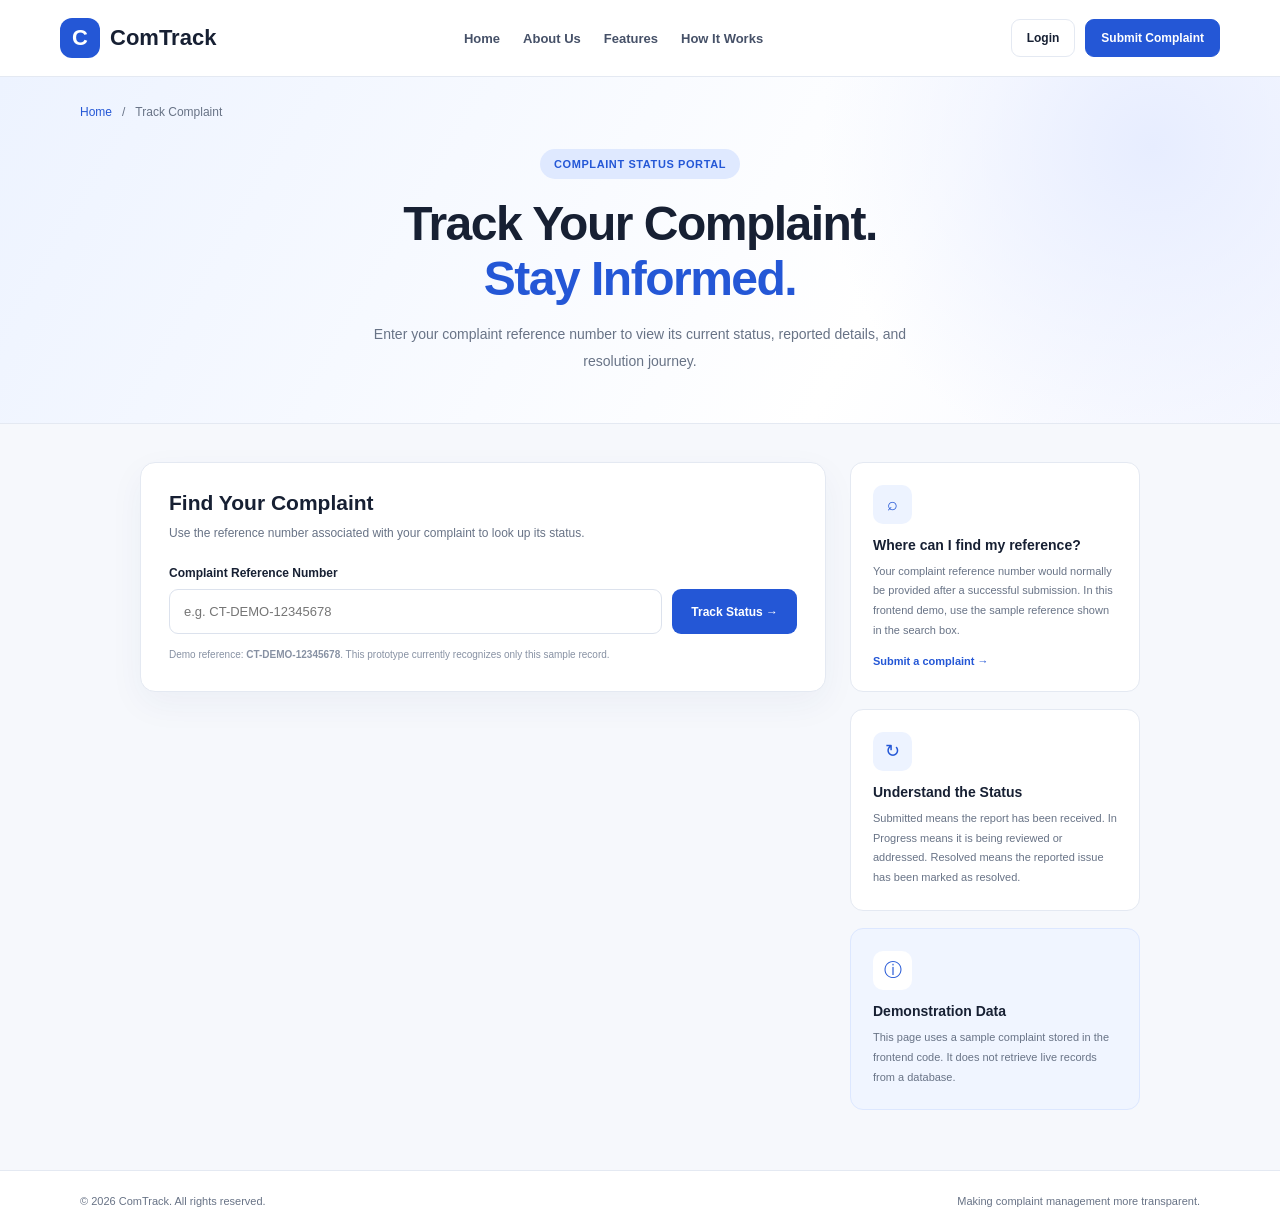
<file: track.html>
<!DOCTYPE html>
<html lang="en">
<head>
    <meta charset="UTF-8">
    <meta name="viewport" content="width=device-width, initial-scale=1.0">
    <meta name="description" content="Track complaint progress and view complaint status on ComTrack.">
    <title>Track Complaint | ComTrack</title>

    <style>
        :root {
            --primary: #2457d6;
            --primary-dark: #1743b2;
            --primary-light: #edf3ff;
            --text: #172033;
            --muted: #687386;
            --border: #e4e9f2;
            --surface: #f6f8fc;
            --white: #ffffff;
            --green: #168244;
            --orange: #b96b12;
        }

        * {
            box-sizing: border-box;
        }

        body {
            margin: 0;
            font-family: Inter, Arial, sans-serif;
            color: var(--text);
            background: var(--surface);
        }

        a {
            color: inherit;
            text-decoration: none;
        }

        button,
        input {
            font: inherit;
        }

        .container {
            width: min(1120px, 92%);
            margin: auto;
        }

        /* NAVIGATION */
        .navbar {
            position: relative;
            z-index: 10;
            background: white;
            border-bottom: 1px solid var(--border);
        }

        .nav-container {
            width: min(1160px, 92%);
            min-height: 76px;
            margin: auto;
            display: flex;
            align-items: center;
            justify-content: space-between;
            gap: 22px;
        }

        .logo {
            display: flex;
            align-items: center;
            gap: 10px;
            font-size: 22px;
            font-weight: 800;
            white-space: nowrap;
        }

        .logo-icon {
            display: grid;
            place-items: center;
            width: 40px;
            height: 40px;
            border-radius: 12px;
            background: var(--primary);
            color: white;
        }

        .nav-links {
            display: flex;
            align-items: center;
            justify-content: center;
            gap: 23px;
            flex: 1;
        }

        .nav-links a {
            color: #465168;
            font-size: 13px;
            font-weight: 600;
            white-space: nowrap;
        }

        .nav-links a:hover,
        .nav-links a.active {
            color: var(--primary);
        }

        .nav-actions {
            display: flex;
            align-items: center;
            gap: 10px;
        }

        .nav-button {
            padding: 11px 15px;
            border: 1px solid var(--border);
            border-radius: 9px;
            font-size: 12px;
            font-weight: 700;
            white-space: nowrap;
        }

        .nav-button.primary {
            background: var(--primary);
            border-color: var(--primary);
            color: white;
        }

        .menu-toggle {
            display: none;
        }

        /* HERO */
        .hero {
            padding: 28px 0 48px;
            background:
                radial-gradient(circle at 90% 20%, #e7edff 0, transparent 28%),
                linear-gradient(120deg, #edf3ff, #ffffff 68%, #f5f7ff);
            border-bottom: 1px solid var(--border);
        }

        .breadcrumb {
            display: flex;
            align-items: center;
            gap: 10px;
            margin-bottom: 30px;
            color: var(--muted);
            font-size: 12px;
        }

        .breadcrumb a {
            color: var(--primary);
        }

        .hero-content {
            max-width: 700px;
            margin: auto;
            text-align: center;
        }

        .eyebrow {
            display: inline-block;
            padding: 9px 14px;
            margin-bottom: 17px;
            border-radius: 30px;
            background: #dfe9ff;
            color: var(--primary);
            font-size: 11px;
            font-weight: 800;
            letter-spacing: .6px;
        }

        .hero h1 {
            margin: 0 0 15px;
            font-size: clamp(34px, 4.4vw, 48px);
            line-height: 1.15;
            letter-spacing: -1.5px;
        }

        .hero h1 span {
            color: var(--primary);
        }

        .hero-content > p {
            max-width: 560px;
            margin: 0 auto;
            color: var(--muted);
            font-size: 14px;
            line-height: 1.9;
        }

        /* TRACKING SEARCH */
        .tracking-section {
            padding: 38px 0 60px;
        }

        .tracking-layout {
            display: grid;
            grid-template-columns: minmax(0, 1fr) 290px;
            gap: 24px;
            align-items: start;
            max-width: 1000px;
            margin: auto;
        }

        .tracking-main {
            min-width: 0;
        }

        .search-card {
            padding: 28px;
            border: 1px solid var(--border);
            border-radius: 15px;
            background: white;
            box-shadow: 0 12px 35px rgba(31, 59, 112, .05);
        }

        .card-heading {
            margin-bottom: 22px;
        }

        .card-heading h2 {
            margin: 0 0 8px;
            font-size: 21px;
        }

        .card-heading p {
            margin: 0;
            color: var(--muted);
            font-size: 12px;
            line-height: 1.8;
        }

        .search-form label {
            display: block;
            margin-bottom: 9px;
            font-size: 12px;
            font-weight: 700;
        }

        .search-row {
            display: flex;
            gap: 10px;
        }

        .search-row input {
            flex: 1;
            min-width: 0;
            padding: 14px;
            border: 1px solid #dce2ed;
            border-radius: 9px;
            outline: none;
            font-size: 13px;
        }

        .search-row input:focus {
            border-color: var(--primary);
            box-shadow: 0 0 0 3px rgba(36, 87, 214, .08);
        }

        .search-row button {
            padding: 0 19px;
            border: none;
            border-radius: 9px;
            background: var(--primary);
            color: white;
            font-size: 12px;
            font-weight: 700;
            cursor: pointer;
            white-space: nowrap;
        }

        .search-row button:hover {
            background: var(--primary-dark);
        }

        .search-hint {
            margin: 12px 0 0;
            color: #8791a3;
            font-size: 10px;
            line-height: 1.7;
        }

        .search-error {
            display: none;
            margin-top: 15px;
            padding: 12px;
            border: 1px solid #f0c7c7;
            border-radius: 8px;
            background: #fff0f0;
            color: #a32828;
            font-size: 12px;
            line-height: 1.7;
        }

        /* RESULT */
        .result-section {
            display: none;
            margin-top: 24px;
        }

        .result-section.visible {
            display: block;
        }

        .result-card {
            overflow: hidden;
            border: 1px solid var(--border);
            border-radius: 15px;
            background: white;
            box-shadow: 0 12px 35px rgba(31, 59, 112, .04);
        }

        .result-header {
            display: flex;
            align-items: flex-start;
            justify-content: space-between;
            gap: 16px;
            padding: 25px;
            border-bottom: 1px solid var(--border);
        }

        .result-header h2 {
            margin: 0 0 8px;
            font-size: 19px;
            line-height: 1.5;
            overflow-wrap: anywhere;
        }

        .result-reference {
            color: var(--muted);
            font-size: 11px;
        }

        .status-badge {
            display: inline-block;
            flex-shrink: 0;
            padding: 8px 11px;
            border-radius: 30px;
            background: #fff3dc;
            color: var(--orange);
            font-size: 10px;
            font-weight: 800;
            white-space: nowrap;
        }

        .status-badge.resolved {
            background: #e8f8ed;
            color: var(--green);
        }

        .status-badge.submitted {
            background: #edf3ff;
            color: var(--primary);
        }

        .result-body {
            padding: 25px;
        }

        .detail-grid {
            display: grid;
            grid-template-columns: repeat(2, minmax(0, 1fr));
            gap: 22px 18px;
        }

        .detail-label {
            display: block;
            margin-bottom: 7px;
            color: var(--muted);
            font-size: 10px;
        }

        .detail-value {
            display: block;
            font-size: 12px;
            font-weight: 700;
            line-height: 1.7;
            overflow-wrap: anywhere;
        }

        .description-box {
            margin-top: 23px;
            padding: 16px;
            border-radius: 10px;
            background: #f7f9fd;
        }

        .description-box h3 {
            margin: 0 0 8px;
            font-size: 12px;
        }

        .description-box p {
            margin: 0;
            color: var(--muted);
            font-size: 12px;
            line-height: 1.8;
            overflow-wrap: anywhere;
        }

        /* TIMELINE */
        .timeline-section {
            padding: 25px;
            border-top: 1px solid var(--border);
        }

        .timeline-section h3 {
            margin: 0 0 23px;
            font-size: 15px;
        }

        .timeline {
            display: grid;
            gap: 0;
        }

        .timeline-item {
            display: grid;
            grid-template-columns: 30px minmax(0, 1fr);
            gap: 13px;
            position: relative;
            padding-bottom: 24px;
        }

        .timeline-item:last-child {
            padding-bottom: 0;
        }

        .timeline-marker {
            position: relative;
            display: grid;
            place-items: center;
            width: 27px;
            height: 27px;
            border: 2px solid #d9dfeb;
            border-radius: 50%;
            background: white;
            color: #8b95a7;
            font-size: 11px;
            z-index: 1;
        }

        .timeline-item:not(:last-child)::before {
            content: "";
            position: absolute;
            left: 13px;
            top: 27px;
            bottom: 0;
            width: 2px;
            background: #e1e6ef;
        }

        .timeline-item.completed .timeline-marker {
            border-color: var(--green);
            background: var(--green);
            color: white;
        }

        .timeline-item.completed:not(:last-child)::before {
            background: #9edbb1;
        }

        .timeline-item.current .timeline-marker {
            border-color: var(--primary);
            color: var(--primary);
            box-shadow: 0 0 0 4px #edf3ff;
        }

        .timeline-item h4 {
            margin: 3px 0 6px;
            font-size: 12px;
        }

        .timeline-item p {
            margin: 0;
            color: var(--muted);
            font-size: 11px;
            line-height: 1.7;
        }

        .timeline-item small {
            display: block;
            margin-top: 6px;
            color: #929bad;
            font-size: 10px;
        }

        /* SIDEBAR */
        .sidebar {
            display: grid;
            gap: 17px;
        }

        .side-card {
            padding: 22px;
            border: 1px solid var(--border);
            border-radius: 13px;
            background: white;
        }

        .side-icon {
            display: grid;
            place-items: center;
            width: 39px;
            height: 39px;
            margin-bottom: 13px;
            border-radius: 10px;
            background: var(--primary-light);
            color: var(--primary);
            font-size: 18px;
        }

        .side-card h3 {
            margin: 0 0 9px;
            font-size: 14px;
        }

        .side-card p {
            margin: 0;
            color: var(--muted);
            font-size: 11px;
            line-height: 1.8;
        }

        .side-card a {
            display: inline-block;
            margin-top: 14px;
            color: var(--primary);
            font-size: 11px;
            font-weight: 700;
        }

        .demo-card {
            background: #f0f5ff;
            border-color: #dce7ff;
        }

        .demo-card .side-icon {
            background: white;
        }

        /* FOOTER */
        .footer {
            border-top: 1px solid var(--border);
            background: white;
        }

        .footer-bottom {
            display: flex;
            justify-content: space-between;
            gap: 15px;
            padding: 21px 0;
        }

        .footer-bottom p {
            margin: 0;
            color: var(--muted);
            font-size: 11px;
            line-height: 1.7;
        }

        /* RESPONSIVE */
        @media (max-width: 1050px) {
            .nav-container {
                gap: 14px;
            }

            .nav-links {
                gap: 13px;
            }

            .nav-links a {
                font-size: 11px;
            }

            .nav-button {
                padding: 10px 12px;
                font-size: 11px;
            }
        }

        @media (max-width: 800px) {
            .nav-container {
                flex-wrap: wrap;
                padding: 13px 0;
            }

            .menu-toggle {
                display: block;
                margin-left: auto;
                padding: 8px 12px;
                border: 1px solid var(--border);
                border-radius: 8px;
                background: var(--primary-light);
                color: var(--primary);
                font-size: 20px;
                cursor: pointer;
            }

            .nav-links,
            .nav-actions {
                display: none;
                width: 100%;
                flex: 0 0 100%;
            }

            .nav-links.open {
                display: flex;
                align-items: flex-start;
                flex-direction: column;
                gap: 17px;
                padding: 15px 0;
                border-top: 1px solid var(--border);
            }

            .nav-actions.open {
                display: flex;
                flex-wrap: wrap;
            }

            .tracking-layout {
                grid-template-columns: 1fr;
            }

            .sidebar {
                grid-template-columns: repeat(2, minmax(0, 1fr));
            }

            .demo-card {
                grid-column: 1 / -1;
            }
        }

        @media (max-width: 540px) {
            .hero {
                padding-bottom: 35px;
            }

            .hero h1 {
                font-size: 34px;
            }

            .tracking-section {
                padding: 25px 0 40px;
            }

            .search-card {
                padding: 21px 17px;
            }

            .search-row {
                flex-direction: column;
            }

            .search-row button {
                min-height: 45px;
            }

            .result-header {
                flex-direction: column;
                padding: 20px;
            }

            .result-body,
            .timeline-section {
                padding: 20px;
            }

            .detail-grid {
                grid-template-columns: 1fr;
                gap: 17px;
            }

            .sidebar {
                grid-template-columns: 1fr;
            }

            .demo-card {
                grid-column: auto;
            }

            .footer-bottom {
                flex-direction: column;
            }
        }
    </style>
</head>

<body>

    <!-- NAVIGATION -->
    <header class="navbar">
        <div class="nav-container">

            <a href="index.html" class="logo">
                <span class="logo-icon">C</span>
                <span>ComTrack</span>
            </a>

            <button
                class="menu-toggle"
                id="menuToggle"
                type="button"
                aria-label="Toggle navigation"
                aria-expanded="false"
            >☰</button>

            <nav class="nav-links" id="navLinks">
                <a href="index.html">Home</a>
                <a href="about.html">About Us</a>
                <a href="features.html">Features</a>
                <a href="how-it-works.html">How It Works</a>
            </nav>

            <div class="nav-actions">
                <a href="login.html" class="nav-button">Login</a>
                <a href="submit.html" class="nav-button primary">Submit Complaint</a>
            </div>

        </div>
    </header>

    <main>

        <!-- PAGE HERO -->
        <section class="hero">
            <div class="container">

                <div class="breadcrumb">
                    <a href="index.html">Home</a>
                    <span>/</span>
                    <span>Track Complaint</span>
                </div>

                <div class="hero-content">
                    <span class="eyebrow">COMPLAINT STATUS PORTAL</span>

                    <h1>Track Your Complaint.<br><span>Stay Informed.</span></h1>

                    <p>
                        Enter your complaint reference number to view its current
                        status, reported details, and resolution journey.
                    </p>
                </div>

            </div>
        </section>

        <!-- TRACKING CONTENT -->
        <section class="tracking-section">
            <div class="container">

                <div class="tracking-layout">

                    <div class="tracking-main">

                        <!-- SEARCH -->
                        <div class="search-card">
                            <div class="card-heading">
                                <h2>Find Your Complaint</h2>
                                <p>
                                    Use the reference number associated with your
                                    complaint to look up its status.
                                </p>
                            </div>

                            <form id="trackingForm" class="search-form">
                                <label for="referenceNumber">
                                    Complaint Reference Number
                                </label>

                                <div class="search-row">
                                    <input
                                        type="text"
                                        id="referenceNumber"
                                        name="referenceNumber"
                                        placeholder="e.g. CT-DEMO-12345678"
                                        autocomplete="off"
                                        required
                                    >

                                    <button type="submit">Track Status →</button>
                                </div>

                                <p class="search-hint">
                                    Demo reference: <strong>CT-DEMO-12345678</strong>.
                                    This prototype currently recognizes only this sample record.
                                </p>

                                <div
                                    class="search-error"
                                    id="searchError"
                                    role="alert"
                                ></div>
                            </form>
                        </div>

                        <!-- RESULTS -->
                        <section class="result-section" id="resultSection">

                            <div class="result-card">

                                <div class="result-header">
                                    <div>
                                        <h2 id="complaintTitle">Road damage near main road</h2>

                                        <div class="result-reference">
                                            Reference: <strong id="resultReference"></strong>
                                        </div>
                                    </div>

                                    <span class="status-badge" id="statusBadge">
                                        In Progress
                                    </span>
                                </div>

                                <div class="result-body">

                                    <div class="detail-grid">

                                        <div>
                                            <span class="detail-label">Category</span>
                                            <span class="detail-value" id="resultCategory"></span>
                                        </div>

                                        <div>
                                            <span class="detail-label">Priority</span>
                                            <span class="detail-value" id="resultPriority"></span>
                                        </div>

                                        <div>
                                            <span class="detail-label">Location</span>
                                            <span class="detail-value" id="resultLocation"></span>
                                        </div>

                                        <div>
                                            <span class="detail-label">Date Reported</span>
                                            <span class="detail-value" id="resultDate"></span>
                                        </div>

                                        <div>
                                            <span class="detail-label">Last Updated</span>
                                            <span class="detail-value" id="resultUpdated"></span>
                                        </div>

                                        <div>
                                            <span class="detail-label">Assigned Department</span>
                                            <span class="detail-value" id="resultDepartment"></span>
                                        </div>

                                    </div>

                                    <div class="description-box">
                                        <h3>Complaint Description</h3>
                                        <p id="resultDescription"></p>
                                    </div>

                                </div>

                                <div class="timeline-section">
                                    <h3>Resolution Timeline</h3>
                                    <div class="timeline" id="timeline"></div>
                                </div>

                            </div>
                        </section>

                    </div>

                    <!-- SIDEBAR -->
                    <aside class="sidebar">

                        <div class="side-card">
                            <div class="side-icon">⌕</div>
                            <h3>Where can I find my reference?</h3>
                            <p>
                                Your complaint reference number would normally be
                                provided after a successful submission. In this
                                frontend demo, use the sample reference shown in
                                the search box.
                            </p>
                            <a href="submit.html">Submit a complaint →</a>
                        </div>

                        <div class="side-card">
                            <div class="side-icon">↻</div>
                            <h3>Understand the Status</h3>
                            <p>
                                Submitted means the report has been received.
                                In Progress means it is being reviewed or addressed.
                                Resolved means the reported issue has been marked
                                as resolved.
                            </p>
                        </div>

                        <div class="side-card demo-card">
                            <div class="side-icon">ⓘ</div>
                            <h3>Demonstration Data</h3>
                            <p>
                                This page uses a sample complaint stored in the
                                frontend code. It does not retrieve live records
                                from a database.
                            </p>
                        </div>

                    </aside>

                </div>
            </div>
        </section>

    </main>

    <!-- FOOTER -->
    <footer class="footer">
        <div class="container">
            <div class="footer-bottom">
                <p>
                    © <span id="currentYear"></span> ComTrack. All rights reserved.
                </p>
                <p>Making complaint management more transparent.</p>
            </div>
        </div>
    </footer>

    <script>
        // Mobile navigation
        const menuToggle = document.getElementById("menuToggle");
        const navLinks = document.getElementById("navLinks");
        const navActions = document.querySelector(".nav-actions");

        menuToggle.addEventListener("click", function () {
            const isOpen = navLinks.classList.toggle("open");

            navActions.classList.toggle("open", isOpen);
            menuToggle.setAttribute("aria-expanded", isOpen);
            menuToggle.textContent = isOpen ? "✕" : "☰";
        });

        // Footer year
        document.getElementById("currentYear").textContent =
            new Date().getFullYear();

        // Sample data for the frontend demonstration
        const sampleComplaint = {
            reference: "CT-DEMO-12345678",
            title: "Road damage near main road",
            category: "Roads & Transport",
            priority: "High",
            location: "Main Road, Demo Locality",
            date: "15 October 2026",
            updated: "18 October 2026",
            department: "Road Maintenance Department",
            description:
                "A damaged section of road has been reported near the main road. The damaged surface may cause inconvenience to commuters and requires inspection.",
            status: "In Progress",
            timeline: [
                {
                    title: "Complaint Submitted",
                    description: "The complaint was recorded in the demonstration system.",
                    date: "15 October 2026",
                    completed: true
                },
                {
                    title: "Complaint Under Review",
                    description: "The report was reviewed for the demonstration timeline.",
                    date: "16 October 2026",
                    completed: true
                },
                {
                    title: "Action In Progress",
                    description: "The sample record indicates that action is in progress.",
                    date: "18 October 2026",
                    completed: false,
                    current: true
                },
                {
                    title: "Complaint Resolved",
                    description: "This stage will be updated when the issue is marked resolved.",
                    date: "Pending",
                    completed: false
                }
            ]
        };

        const trackingForm = document.getElementById("trackingForm");
        const referenceInput = document.getElementById("referenceNumber");
        const searchError = document.getElementById("searchError");
        const resultSection = document.getElementById("resultSection");

        // Safely insert text into page elements
        function setText(id, value) {
            document.getElementById(id).textContent = value;
        }

        function renderTimeline(items) {
            const timeline = document.getElementById("timeline");
            timeline.replaceChildren();

            items.forEach(function (item) {
                const row = document.createElement("div");
                row.className = "timeline-item";

                if (item.completed) {
                    row.classList.add("completed");
                }

                if (item.current) {
                    row.classList.add("current");
                }

                const marker = document.createElement("div");
                marker.className = "timeline-marker";
                marker.textContent = item.completed ? "✓" : "•";

                const content = document.createElement("div");

                const title = document.createElement("h4");
                title.textContent = item.title;

                const description = document.createElement("p");
                description.textContent = item.description;

                const date = document.createElement("small");
                date.textContent = item.date;

                content.append(title, description, date);
                row.append(marker, content);
                timeline.appendChild(row);
            });
        }

        function showComplaint(complaint) {
            setText("complaintTitle", complaint.title);
            setText("resultReference", complaint.reference);
            setText("resultCategory", complaint.category);
            setText("resultPriority", complaint.priority);
            setText("resultLocation", complaint.location);
            setText("resultDate", complaint.date);
            setText("resultUpdated", complaint.updated);
            setText("resultDepartment", complaint.department);
            setText("resultDescription", complaint.description);
            setText("statusBadge", complaint.status);

            const statusBadge = document.getElementById("statusBadge");
            statusBadge.className = "status-badge";

            if (complaint.status === "Resolved") {
                statusBadge.classList.add("resolved");
            } else if (complaint.status === "Submitted") {
                statusBadge.classList.add("submitted");
            }

            renderTimeline(complaint.timeline);

            searchError.style.display = "none";
            resultSection.classList.add("visible");

            resultSection.scrollIntoView({
                behavior: "smooth",
                block: "start"
            });
        }

        trackingForm.addEventListener("submit", function (event) {
            event.preventDefault();

            const reference = referenceInput.value.trim().toUpperCase();

            resultSection.classList.remove("visible");
            searchError.style.display = "none";

            if (!reference) {
                searchError.textContent =
                    "Please enter your complaint reference number.";
                searchError.style.display = "block";
                return;
            }

            if (reference === sampleComplaint.reference) {
                showComplaint(sampleComplaint);
            } else {
                searchError.textContent =
                    "No matching sample complaint was found. Please check the reference number and try CT-DEMO-12345678.";
                searchError.style.display = "block";
            }
        });
    </script>

</body>
</html>
</file>
<file: style.css>
/* =========================================
   COMTRACK - HOMEPAGE STYLES
   File: style.css
========================================= */

/* ---------- 1. RESET & VARIABLES ---------- */

:root {
    --primary: #2457d6;
    --primary-dark: #1945b5;
    --primary-light: #edf3ff;

    --dark: #17243a;
    --text: #526078;
    --muted: #78849a;

    --white: #ffffff;
    --background: #f7f9fd;
    --border: #e7ebf2;

    --green: #159b69;
    --orange: #f39a38;

    --shadow: 0 18px 50px rgba(28, 48, 88, 0.09);
    --radius: 18px;
    --container: 1180px;
}

* {
    margin: 0;
    padding: 0;
    box-sizing: border-box;
}

html {
    scroll-behavior: smooth;
    scroll-padding-top: 90px;
}

body {
    font-family: "Inter", sans-serif;
    color: var(--dark);
    background: var(--white);
    line-height: 1.6;
    overflow-x: hidden;
}

body,
button,
input,
textarea {
    font-family: "Inter", sans-serif;
}

a {
    color: inherit;
    text-decoration: none;
}

button,
a {
    -webkit-tap-highlight-color: transparent;
}

button {
    cursor: pointer;
}

ul {
    list-style: none;
}

img {
    display: block;
    max-width: 100%;
}

.container {
    width: min(var(--container), calc(100% - 48px));
    margin-inline: auto;
}

.text-highlight {
    color: var(--primary);
}

.section {
    padding: 105px 0;
}

.section-tag {
    display: inline-block;
    color: var(--primary);
    font-size: 12px;
    font-weight: 800;
    letter-spacing: 1.7px;
    margin-bottom: 17px;
}


/* ---------- 2. BUTTONS ---------- */

.btn {
    display: inline-flex;
    align-items: center;
    justify-content: center;
    gap: 10px;
    min-height: 44px;
    padding: 11px 20px;
    border: 1px solid transparent;
    border-radius: 9px;
    font-size: 13px;
    font-weight: 700;
    white-space: nowrap;
    transition:
        background 0.25s ease,
        color 0.25s ease,
        border-color 0.25s ease,
        transform 0.25s ease,
        box-shadow 0.25s ease;
}

.btn:hover {
    transform: translateY(-2px);
}

.btn-primary {
    color: var(--white);
    background: var(--primary);
    box-shadow: 0 7px 18px rgba(36, 87, 214, 0.15);
}

.btn-primary:hover {
    background: var(--primary-dark);
    box-shadow: 0 10px 24px rgba(36, 87, 214, 0.24);
}

.btn-outline {
    color: var(--dark);
    background: var(--white);
    border-color: var(--border);
}

.btn-outline:hover {
    color: var(--primary);
    border-color: var(--primary);
}

.btn-light {
    color: var(--dark);
    background: var(--white);
    border-color: #e2e7f0;
}

.btn-light:hover {
    color: var(--primary);
    border-color: var(--primary);
}

.btn-large {
    min-height: 54px;
    padding: 15px 23px;
    border-radius: 10px;
    font-size: 13px;
}

.btn-white {
    color: var(--primary);
    background: var(--white);
}

.btn-white:hover {
    background: #edf3ff;
}

.btn-cta-outline {
    color: var(--white);
    border-color: rgba(255, 255, 255, 0.45);
    background: transparent;
}

.btn-cta-outline:hover {
    color: var(--primary);
    background: var(--white);
}


/* ---------- 3. NAVBAR ---------- */

.header {
    position: sticky;
    top: 0;
    z-index: 1000;
    background: rgba(255, 255, 255, 0.96);
    border-bottom: 1px solid rgba(231, 235, 242, 0.9);
    backdrop-filter: blur(14px);
}

.navbar {
    min-height: 82px;
    display: flex;
    align-items: center;
    justify-content: space-between;
    gap: 25px;
}

.logo {
    display: inline-flex;
    align-items: center;
    gap: 10px;
    flex-shrink: 0;
    font-size: 22px;
    font-weight: 800;
    letter-spacing: -1px;
}

.logo-icon {
    display: grid;
    place-items: center;
    width: 37px;
    height: 37px;
    color: var(--white);
    background: var(--primary);
    border-radius: 11px;
    font-size: 21px;
    font-weight: 800;
    box-shadow: 0 5px 12px rgba(36, 87, 214, 0.22);
}

.logo-highlight {
    color: var(--primary);
}

.nav-links {
    display: flex;
    align-items: center;
    gap: 25px;
}

.nav-link {
    position: relative;
    display: inline-block;
    padding: 30px 0;
    color: #68758b;
    font-size: 12px;
    font-weight: 600;
    transition: color 0.2s ease;
}

.nav-link:hover,
.nav-link.active {
    color: var(--primary);
}

.nav-link.active::after {
    position: absolute;
    content: "";
    bottom: 21px;
    left: 0;
    width: 100%;
    height: 2px;
    background: var(--primary);
    border-radius: 5px;
}

.nav-actions {
    display: flex;
    align-items: center;
    gap: 10px;
}

.menu-toggle {
    display: none;
    width: 43px;
    height: 43px;
    padding: 10px;
    flex-direction: column;
    justify-content: center;
    gap: 5px;
    border: 1px solid var(--border);
    border-radius: 9px;
    background: var(--white);
}

.menu-toggle span {
    display: block;
    width: 100%;
    height: 2px;
    background: var(--dark);
    border-radius: 3px;
    transition: transform 0.25s ease;
}

.menu-toggle[aria-expanded="true"] span:first-child {
    transform: translateY(7px) rotate(45deg);
}

.menu-toggle[aria-expanded="true"] span:nth-child(2) {
    opacity: 0;
}

.menu-toggle[aria-expanded="true"] span:last-child {
    transform: translateY(-7px) rotate(-45deg);
}


/* ---------- 4. HERO SECTION ---------- */

.hero {
    position: relative;
    isolation: isolate;
    overflow: hidden;
    padding: 92px 0 100px;
    background:
        linear-gradient(115deg, #f7f9ff 0%, #f4f7ff 54%, #eef3ff 100%);
}

.hero-grid {
    position: relative;
    z-index: 1;
    display: grid;
    grid-template-columns: 1.05fr 0.95fr;
    align-items: center;
    gap: 55px;
}

.hero-bg-shape {
    position: absolute;
    z-index: -1;
    border-radius: 50%;
    pointer-events: none;
}

.shape-one {
    width: 440px;
    height: 440px;
    top: -260px;
    right: -100px;
    border: 1px solid rgba(36, 87, 214, 0.11);
}

.shape-two {
    width: 300px;
    height: 300px;
    bottom: -220px;
    left: 38%;
    border: 1px solid rgba(36, 87, 214, 0.1);
}

.eyebrow {
    display: inline-flex;
    align-items: center;
    gap: 9px;
    margin-bottom: 25px;
    padding: 8px 13px;
    border: 1px solid #dce6ff;
    border-radius: 30px;
    color: #4565a7;
    background: rgba(255, 255, 255, 0.8);
    font-size: 11px;
    font-weight: 700;
}

.status-dot {
    width: 7px;
    height: 7px;
    background: #21b77a;
    border-radius: 50%;
    box-shadow: 0 0 0 4px rgba(33, 183, 122, 0.12);
}

.hero-content h1 {
    max-width: 610px;
    font-size: clamp(38px, 4.2vw, 59px);
    line-height: 1.13;
    letter-spacing: -2.6px;
    font-weight: 800;
}

.hero-description {
    max-width: 525px;
    margin-top: 24px;
    color: var(--text);
    font-size: 14px;
    line-height: 1.95;
}

.hero-buttons {
    display: flex;
    flex-wrap: wrap;
    gap: 13px;
    margin-top: 32px;
}

.hero-trust {
    display: flex;
    align-items: center;
    gap: 10px;
    margin-top: 31px;
}

.trust-icon {
    display: grid;
    place-items: center;
    flex-shrink: 0;
    width: 23px;
    height: 23px;
    color: var(--green);
    background: #ddf8eb;
    border-radius: 50%;
    font-size: 12px;
    font-weight: 800;
}

.hero-trust p {
    color: #718097;
    font-size: 10px;
    font-weight: 600;
}

.hero-trust p span {
    margin: 0 5px;
    color: #a4aec0;
}


/* ---------- 5. HERO ILLUSTRATION ---------- */

.hero-visual {
    position: relative;
    display: flex;
    align-items: center;
    justify-content: center;
    min-width: 0;
    padding: 20px 10px;
}

.visual-glow {
    position: absolute;
    width: 85%;
    height: 85%;
    background: #cddaff;
    filter: blur(75px);
    opacity: 0.55;
    border-radius: 50%;
}

.illustration-card {
    position: relative;
    width: 100%;
    max-width: 465px;
    padding: 27px;
    background: var(--white);
    border: 1px solid #edf0f7;
    border-radius: 22px;
    box-shadow: 0 30px 75px rgba(44, 70, 131, 0.15);
    animation: cardFloat 5s ease-in-out infinite;
}

@keyframes cardFloat {
    0%, 100% {
        transform: translateY(0);
    }

    50% {
        transform: translateY(-7px);
    }
}

.illustration-header {
    display: flex;
    align-items: center;
    justify-content: space-between;
    gap: 12px;
}

.small-label {
    display: block;
    color: #8a96aa;
    font-size: 9px;
    font-weight: 800;
    letter-spacing: 1.2px;
}

.illustration-header h3 {
    margin-top: 5px;
    font-size: 17px;
    font-weight: 800;
}

.illustration-icon {
    display: grid;
    place-items: center;
    width: 37px;
    height: 37px;
    color: var(--primary);
    background: var(--primary-light);
    border-radius: 10px;
    font-size: 21px;
}

.overview-stats {
    display: grid;
    gap: 10px;
    margin-top: 24px;
}

.overview-stat {
    display: flex;
    align-items: center;
    gap: 13px;
    padding: 12px;
    border: 1px solid #edf0f6;
    border-radius: 12px;
    background: #fff;
}

.stat-icon {
    display: grid;
    place-items: center;
    flex-shrink: 0;
    width: 39px;
    height: 39px;
    border-radius: 10px;
    font-size: 20px;
    font-weight: 700;
}

.stat-icon.blue {
    color: #3b6ee9;
    background: #edf2ff;
}

.stat-icon.orange {
    color: #e58b29;
    background: #fff2df;
}

.stat-icon.green {
    color: #159b69;
    background: #e3f8ed;
}

.stat-number {
    display: block;
    color: var(--dark);
    font-size: 15px;
    font-weight: 800;
    line-height: 1.4;
}

.stat-caption {
    display: block;
    color: #7d899d;
    font-size: 10px;
    font-weight: 500;
}

.complaint-preview {
    margin-top: 20px;
    padding: 17px;
    border: 1px solid #e9edf5;
    border-radius: 13px;
    background: #f9faff;
}

.preview-top {
    display: flex;
    justify-content: space-between;
    align-items: flex-start;
    gap: 12px;
}

.preview-top h4 {
    margin-top: 5px;
    font-size: 12px;
    font-weight: 800;
}

.status-badge {
    padding: 5px 8px;
    color: #a86b12;
    background: #fff0d4;
    border-radius: 5px;
    font-size: 9px;
    font-weight: 700;
    white-space: nowrap;
}

.preview-divider {
    height: 1px;
    margin: 15px 0;
    background: #e7ebf4;
}

.preview-bottom {
    display: flex;
    align-items: center;
    justify-content: space-between;
}

.preview-id {
    display: flex;
    align-items: center;
    gap: 10px;
}

.preview-id-icon {
    display: grid;
    place-items: center;
    width: 31px;
    height: 31px;
    color: var(--primary);
    background: #eaf0ff;
    border-radius: 8px;
    font-size: 15px;
    font-weight: 800;
}

.preview-id strong {
    display: block;
    margin-top: 3px;
    font-size: 11px;
}

.preview-link {
    display: grid;
    place-items: center;
    width: 32px;
    height: 32px;
    color: var(--primary);
    background: var(--white);
    border: 1px solid #e4e9f4;
    border-radius: 8px;
    font-size: 17px;
    transition: all 0.2s ease;
}

.preview-link:hover {
    color: var(--white);
    background: var(--primary);
}

.floating-note {
    position: absolute;
    right: -23px;
    bottom: 35px;
    display: flex;
    align-items: center;
    gap: 11px;
    padding: 14px 17px;
    background: var(--white);
    border: 1px solid #eef0f5;
    border-radius: 12px;
    box-shadow: var(--shadow);
}

.floating-check {
    display: grid;
    place-items: center;
    width: 35px;
    height: 35px;
    color: var(--green);
    background: #e0f8ed;
    border-radius: 10px;
    font-weight: 800;
}

.floating-note strong {
    display: block;
    font-size: 11px;
}

.floating-note p {
    margin-top: 2px;
    color: var(--muted);
    font-size: 9px;
}


/* ---------- 6. VALUE STRIP ---------- */

.value-strip {
    position: relative;
    z-index: 2;
    background: var(--white);
    border-bottom: 1px solid var(--border);
}

.value-grid {
    display: grid;
    grid-template-columns: repeat(3, 1fr);
    padding: 28px 0;
}

.value-item {
    display: flex;
    align-items: center;
    gap: 15px;
    padding: 5px 25px;
    border-right: 1px solid var(--border);
}

.value-item:first-child {
    padding-left: 0;
}

.value-item:last-child {
    padding-right: 0;
    border-right: none;
}

.value-icon {
    display: grid;
    place-items: center;
    flex-shrink: 0;
    width: 43px;
    height: 43px;
    color: var(--primary);
    background: var(--primary-light);
    border-radius: 12px;
    font-size: 23px;
}

.value-item h3 {
    margin-bottom: 3px;
    font-size: 12px;
    font-weight: 800;
}

.value-item p {
    color: var(--muted);
    font-size: 10px;
    line-height: 1.7;
}


/* ---------- 7. ABOUT SECTION ---------- */

.about-section {
    background: var(--white);
}

.about-grid {
    display: grid;
    grid-template-columns: 0.9fr 1.1fr;
    align-items: center;
    gap: 90px;
}

.about-visual {
    position: relative;
    min-height: 360px;
    display: grid;
    place-items: center;
    padding: 35px;
    background: linear-gradient(145deg, #eef3ff, #f8faff);
    border: 1px solid #e7edfc;
    border-radius: 24px;
}

.about-main-card {
    width: 100%;
    padding: 35px;
    background: var(--white);
    border: 1px solid #e7ebf4;
    border-radius: 17px;
    box-shadow: 0 15px 35px rgba(33, 60, 116, 0.08);
}

.about-symbol {
    display: grid;
    place-items: center;
    width: 55px;
    height: 55px;
    color: var(--white);
    background: var(--primary);
    border-radius: 15px;
    font-size: 30px;
    font-weight: 800;
}

.about-main-card h3 {
    max-width: 270px;
    margin-top: 24px;
    font-size: 24px;
    line-height: 1.4;
    letter-spacing: -0.7px;
}

.about-main-card p {
    margin-top: 12px;
    color: var(--text);
    font-size: 12px;
    line-height: 1.8;
}

.about-mini-card {
    position: absolute;
    right: -25px;
    bottom: 27px;
    display: flex;
    align-items: center;
    gap: 12px;
    padding: 15px 19px;
    background: var(--white);
    border: 1px solid var(--border);
    border-radius: 12px;
    box-shadow: var(--shadow);
}

.mini-card-icon {
    display: grid;
    place-items: center;
    width: 34px;
    height: 34px;
    color: var(--green);
    background: #e1f8ec;
    border-radius: 9px;
    font-weight: 800;
}

.about-mini-card strong {
    font-size: 11px;
}

.about-mini-card p {
    margin-top: 2px;
    color: var(--muted);
    font-size: 9px;
}

.about-content h2 {
    max-width: 560px;
    font-size: clamp(29px, 3vw, 39px);
    line-height: 1.3;
    letter-spacing: -1.5px;
}

.about-content > p {
    margin-top: 18px;
    color: var(--text);
    font-size: 12px;
    line-height: 2;
}

.check-list {
    display: grid;
    gap: 13px;
    margin-top: 25px;
}

.check-list li {
    display: flex;
    align-items: flex-start;
    gap: 11px;
    color: #39475e;
    font-size: 12px;
    font-weight: 600;
}

.check-list li span {
    display: grid;
    place-items: center;
    flex-shrink: 0;
    width: 20px;
    height: 20px;
    color: var(--green);
    background: #e1f8ec;
    border-radius: 50%;
    font-size: 11px;
}

.text-link {
    display: inline-flex;
    align-items: center;
    gap: 10px;
    margin-top: 28px;
    color: var(--primary);
    font-size: 12px;
    font-weight: 800;
}

.text-link span {
    transition: transform 0.2s ease;
}

.text-link:hover span {
    transform: translateX(5px);
}


/* ---------- 8. FEATURES SECTION ---------- */

.features-section {
    background: var(--background);
}

.section-heading {
    max-width: 690px;
    margin: 0 auto 53px;
    text-align: center;
}

.section-heading h2 {
    font-size: clamp(29px, 3.4vw, 42px);
    line-height: 1.3;
    letter-spacing: -1.5px;
}

.section-heading > p {
    max-width: 550px;
    margin: 16px auto 0;
    color: var(--text);
    font-size: 13px;
    line-height: 1.9;
}

.features-grid {
    display: grid;
    grid-template-columns: repeat(3, minmax(0, 1fr));
    gap: 23px;
}

.feature-card {
    position: relative;
    overflow: hidden;
    padding: 31px 27px;
    background: var(--white);
    border: 1px solid #e8edf5;
    border-radius: var(--radius);
    transition:
        transform 0.25s ease,
        box-shadow 0.25s ease,
        border-color 0.25s ease;
}

.feature-card:hover {
    transform: translateY(-6px);
    border-color: #d7e2ff;
    box-shadow: var(--shadow);
}

.feature-icon {
    display: grid;
    place-items: center;
    width: 53px;
    height: 53px;
    border-radius: 14px;
    font-size: 25px;
    font-weight: 700;
}

.icon-blue {
    color: #3569e7;
    background: #eaf0ff;
}

.icon-orange {
    color: #d88420;
    background: #fff0da;
}

.icon-green {
    color: #159b69;
    background: #e1f8ec;
}

.feature-number {
    position: absolute;
    top: 34px;
    right: 27px;
    color: #dce2ee;
    font-size: 24px;
    font-weight: 800;
}

.feature-card h3 {
    margin-top: 28px;
    font-size: 16px;
    line-height: 1.5;
    letter-spacing: -0.3px;
}

.feature-card > p {
    min-height: 84px;
    margin-top: 12px;
    color: var(--text);
    font-size: 12px;
    line-height: 1.9;
}

.feature-link {
    display: inline-flex;
    align-items: center;
    gap: 9px;
    margin-top: 17px;
    color: var(--primary);
    font-size: 11px;
    font-weight: 800;
}

.feature-link span {
    transition: transform 0.2s ease;
}

.feature-link:hover span {
    transform: translateX(4px);
}


/* ---------- 9. HOW IT WORKS ---------- */

.process-section {
    background: var(--white);
}

.process-grid {
    display: grid;
    grid-template-columns: 1fr 35px 1fr 35px 1fr;
    align-items: center;
    gap: 12px;
}

.process-step {
    position: relative;
    min-height: 240px;
    padding: 27px;
    background: #fbfcff;
    border: 1px solid #e9edf5;
    border-radius: 16px;
    transition: border-color 0.25s ease, transform 0.25s ease;
}

.process-step:hover {
    transform: translateY(-4px);
    border-color: #cbd9ff;
}

.process-number {
    position: absolute;
    top: 18px;
    right: 20px;
    color: #dbe3f3;
    font-size: 28px;
    font-weight: 800;
}

.process-icon {
    display: grid;
    place-items: center;
    width: 47px;
    height: 47px;
    color: var(--primary);
    background: #eaf0ff;
    border-radius: 12px;
    font-size: 23px;
}

.process-step h3 {
    margin-top: 24px;
    font-size: 14px;
}

.process-step p {
    margin-top: 10px;
    color: var(--text);
    font-size: 11px;
    line-height: 1.9;
}

.process-connector {
    color: #9aafd9;
    font-size: 24px;
    text-align: center;
}

.process-cta {
    display: flex;
    align-items: center;
    justify-content: space-between;
    gap: 25px;
    margin-top: 45px;
    padding: 28px 32px;
    background: #f1f5ff;
    border: 1px solid #e3eaff;
    border-radius: 15px;
}

.process-cta h3 {
    font-size: 16px;
}

.process-cta p {
    margin-top: 5px;
    color: var(--text);
    font-size: 11px;
}


/* ---------- 10. CALL TO ACTION ---------- */

.cta-section {
    overflow: hidden;
    position: relative;
    color: var(--white);
    background: linear-gradient(120deg, #1e4dc6, #3269e8);
}

.cta-content {
    position: relative;
    display: flex;
    align-items: center;
    justify-content: space-between;
    gap: 45px;
    padding-top: 68px;
    padding-bottom: 68px;
}

.cta-text {
    position: relative;
    z-index: 2;
    max-width: 590px;
}

.cta-eyebrow {
    color: #d5e1ff;
    font-size: 10px;
    font-weight: 800;
    letter-spacing: 1.8px;
}

.cta-text h2 {
    margin-top: 13px;
    font-size: clamp(28px, 3.2vw, 39px);
    line-height: 1.3;
    letter-spacing: -1.3px;
}

.cta-text p {
    max-width: 490px;
    margin-top: 13px;
    color: #e0e8ff;
    font-size: 12px;
    line-height: 1.9;
}

.cta-buttons {
    position: relative;
    z-index: 2;
    display: flex;
    flex-wrap: wrap;
    gap: 12px;
}

.cta-decoration {
    position: absolute;
    pointer-events: none;
    border: 1px solid rgba(255, 255, 255, 0.12);
    border-radius: 50%;
}

.decoration-one {
    width: 300px;
    height: 300px;
    right: 6%;
    top: -205px;
}

.decoration-two {
    width: 420px;
    height: 420px;
    right: -10%;
    bottom: -340px;
}


/* ---------- 11. FOOTER ---------- */

.footer {
    padding-top: 70px;
    background: #111d32;
    color: var(--white);
}

.footer-main {
    display: grid;
    grid-template-columns: 1.5fr 0.8fr 0.95fr 1.1fr;
    gap: 45px;
    padding-bottom: 52px;
}

.footer-logo {
    color: var(--white);
}

.footer-brand > p {
    max-width: 290px;
    margin-top: 21px;
    color: #aab5c8;
    font-size: 11px;
    line-height: 2;
}

.footer-column {
    display: flex;
    flex-direction: column;
    align-items: flex-start;
    gap: 13px;
}

.footer-column h4 {
    margin-bottom: 7px;
    font-size: 12px;
    font-weight: 800;
}

.footer-column > a {
    color: #aab5c8;
    font-size: 11px;
    transition: color 0.2s ease;
}

.footer-column > a:hover {
    color: var(--white);
}

.footer-small-text {
    max-width: 210px;
    color: #aab5c8;
    font-size: 11px;
    line-height: 1.9;
}

.footer-cta {
    display: inline-flex;
    align-items: center;
    gap: 10px;
    padding: 10px 13px;
    color: var(--white) !important;
    background: rgba(255, 255, 255, 0.09);
    border: 1px solid rgba(255, 255, 255, 0.13);
    border-radius: 8px;
}

.footer-cta:hover {
    background: var(--primary);
}

.footer-bottom {
    display: flex;
    align-items: center;
    justify-content: space-between;
    gap: 20px;
    padding: 22px 0;
    border-top: 1px solid rgba(255, 255, 255, 0.12);
}

.footer-bottom p {
    color: #aab5c8;
    font-size: 10px;
}


/* ---------- 12. ACCESSIBILITY ---------- */

a:focus-visible,
button:focus-visible {
    outline: 3px solid #80a3ff;
    outline-offset: 4px;
}

::selection {
    color: var(--white);
    background: var(--primary);
}

@media (prefers-reduced-motion: reduce) {
    *,
    *::before,
    *::after {
        scroll-behavior: auto !important;
        animation-duration: 0.01ms !important;
        animation-iteration-count: 1 !important;
        transition-duration: 0.01ms !important;
    }
}


/* ---------- 13. TABLET RESPONSIVE ---------- */

@media (max-width: 1050px) {
    .container {
        width: min(100% - 40px, var(--container));
    }

    .navbar {
        gap: 16px;
    }

    .nav-links {
        gap: 15px;
    }

    .nav-link {
        font-size: 11px;
    }

    .nav-actions {
        gap: 7px;
    }

    .nav-actions .btn {
        padding-inline: 13px;
        font-size: 11px;
    }

    .hero-grid {
        gap: 35px;
    }

    .hero-content h1 {
        font-size: clamp(38px, 5vw, 52px);
    }

    .floating-note {
        right: -8px;
    }

    .about-grid {
        gap: 55px;
    }

    .footer-main {
        gap: 28px;
    }
}


/* ---------- 14. MOBILE NAVIGATION ---------- */

@media (max-width: 820px) {
    .navbar {
        min-height: 72px;
        flex-wrap: wrap;
    }

    .menu-toggle {
        display: flex;
        margin-left: auto;
    }

    .nav-links {
        position: absolute;
        top: calc(100% + 1px);
        left: 0;
        right: 0;
        display: none;
        flex-direction: column;
        align-items: stretch;
        gap: 0;
        padding: 12px 24px 20px;
        background: var(--white);
        border-bottom: 1px solid var(--border);
        box-shadow: 0 15px 25px rgba(20, 39, 76, 0.08);
    }

    .nav-links.open {
        display: flex;
    }

    .nav-link {
        display: block;
        padding: 13px 0;
        font-size: 13px;
    }

    .nav-link.active::after {
        display: none;
    }

    .nav-actions {
        display: none;
        width: 100%;
        padding: 0 24px 20px;
        background: var(--white);
    }

    .nav-actions.open {
        display: flex;
        position: absolute;
        top: calc(100% + 244px);
        left: 0;
        right: 0;
        z-index: 2;
    }

    .hero {
        padding: 75px 0;
    }

    .hero-grid {
        grid-template-columns: 1fr;
        gap: 55px;
    }

    .hero-content {
        text-align: center;
    }

    .hero-content h1,
    .hero-description {
        margin-inline: auto;
    }

    .hero-buttons,
    .hero-trust {
        justify-content: center;
    }

    .hero-visual {
        width: min(100%, 500px);
        margin: auto;
    }

    .value-grid {
        grid-template-columns: 1fr;
        gap: 18px;
        padding: 27px 0;
    }

    .value-item,
    .value-item:first-child,
    .value-item:last-child {
        padding: 0;
        border-right: none;
    }

    .about-grid {
        grid-template-columns: 1fr;
        gap: 50px;
    }

    .about-visual {
        width: min(100%, 500px);
        margin: auto;
    }

    .about-content {
        max-width: 650px;
    }

    .features-grid {
        grid-template-columns: repeat(2, minmax(0, 1fr));
    }

    .feature-card:last-child {
        grid-column: 1 / -1;
    }

    .process-grid {
        grid-template-columns: 1fr;
        gap: 15px;
    }

    .process-step {
        min-height: auto;
    }

    .process-connector {
        transform: rotate(90deg);
    }

    .cta-content {
        align-items: flex-start;
        flex-direction: column;
        gap: 28px;
    }

    .footer-main {
        grid-template-columns: repeat(2, minmax(0, 1fr));
    }
}


/* ---------- 15. SMALL MOBILE ---------- */

@media (max-width: 520px) {
    .container {
        width: calc(100% - 32px);
    }

    .section {
        padding: 75px 0;
    }

    .logo {
        font-size: 20px;
    }

    .hero {
        padding: 62px 0 75px;
    }

    .hero-content h1 {
        font-size: clamp(35px, 10vw, 45px);
        letter-spacing: -1.8px;
    }

    .hero-description {
        font-size: 12px;
    }

    .hero-buttons {
        flex-direction: column;
    }

    .hero-buttons .btn {
        width: 100%;
    }

    .hero-trust p {
        font-size: 9px;
        line-height: 1.8;
    }

    .illustration-card {
        padding: 19px;
        border-radius: 17px;
    }

    .floating-note {
        right: -3px;
        bottom: 5px;
        padding: 10px 12px;
    }

    .floating-check {
        width: 29px;
        height: 29px;
    }

    .about-visual {
        min-height: 310px;
        padding: 20px;
    }

    .about-main-card {
        padding: 25px;
    }

    .about-main-card h3 {
        font-size: 21px;
    }

    .about-mini-card {
        right: -4px;
        bottom: 12px;
        padding: 10px 12px;
    }

    .about-content h2,
    .section-heading h2 {
        font-size: 30px;
        letter-spacing: -1px;
    }

    .features-grid {
        grid-template-columns: 1fr;
    }

    .feature-card:last-child {
        grid-column: auto;
    }

    .feature-card > p {
        min-height: auto;
    }

    .process-cta {
        align-items: flex-start;
        flex-direction: column;
        padding: 23px;
    }

    .cta-content {
        padding-top: 55px;
        padding-bottom: 55px;
    }

    .cta-text h2 {
        font-size: 30px;
    }

    .cta-buttons {
        width: 100%;
        flex-direction: column;
    }

    .cta-buttons .btn {
        width: 100%;
    }

    .footer-main {
        grid-template-columns: 1fr;
        gap: 35px;
        padding-bottom: 38px;
    }

    .footer-bottom {
        align-items: flex-start;
        flex-direction: column;
        gap: 9px;
    }
}
</file>
<file: about.css>
@import url('https://fonts.googleapis.com/css2?family=Inter:wght@400;500;600;700;800&display=swap');

:root {
    --primary: #2457d6;
    --primary-dark: #1743b2;
    --primary-light: #edf3ff;
    --text: #172033;
    --muted: #687386;
    --border: #e4e9f2;
    --surface: #f6f8fc;
}

* {
    margin: 0;
    padding: 0;
    box-sizing: border-box;
}

html {
    scroll-behavior: smooth;
    scroll-padding-top: 95px;
}

body {
    font-family: 'Inter', sans-serif;
    color: var(--text);
    background: #fff;
    line-height: 1.7;
}

a {
    color: inherit;
    text-decoration: none;
}

button {
    font: inherit;
}

.container {
    width: min(1160px, 90%);
    margin: 0 auto;
}

/* NAVIGATION */

.navbar {
    min-height: 86px;
    padding: 14px 5%;
    display: flex;
    align-items: center;
    justify-content: space-between;
    gap: 28px;
    position: sticky;
    top: 0;
    z-index: 1000;
    background: rgba(255, 255, 255, 0.97);
    border-bottom: 1px solid var(--border);
    backdrop-filter: blur(12px);
}

.logo {
    display: inline-flex;
    align-items: center;
    gap: 11px;
    font-size: 24px;
    font-weight: 800;
    letter-spacing: -1px;
    color: var(--primary);
    white-space: nowrap;
}

.logo-icon {
    width: 44px;
    height: 44px;
    display: grid;
    place-items: center;
    border-radius: 13px;
    color: #fff;
    background: var(--primary);
    font-size: 23px;
    font-weight: 800;
}

.nav-links {
    display: flex;
    align-items: center;
    gap: 25px;
}

.nav-links a {
    color: #4b5568;
    font-size: 14px;
    font-weight: 600;
    transition: color 0.2s;
}

.nav-links a:hover,
.nav-links a.active {
    color: var(--primary);
}

.nav-actions {
    display: flex;
    align-items: center;
    gap: 12px;
}

.menu-toggle {
    display: none;
    border: 0;
    background: transparent;
    color: var(--text);
    font-size: 27px;
    cursor: pointer;
}

.btn {
    min-height: 46px;
    padding: 12px 20px;
    display: inline-flex;
    align-items: center;
    justify-content: center;
    gap: 9px;
    border: 1px solid transparent;
    border-radius: 11px;
    font-size: 14px;
    font-weight: 700;
    transition: background 0.2s, transform 0.2s, box-shadow 0.2s;
}

.btn:hover {
    transform: translateY(-2px);
}

.btn-primary {
    color: #fff;
    background: var(--primary);
    box-shadow: 0 7px 18px rgba(36, 87, 214, 0.15);
}

.btn-primary:hover {
    background: var(--primary-dark);
}

.btn-outline {
    color: var(--text);
    background: #fff;
    border-color: var(--border);
}

.btn-outline:hover {
    background: var(--surface);
}

.btn-text {
    color: var(--text);
    background: transparent;
    padding-left: 4px;
}

/* HERO */

.hero {
    padding: 75px 0 82px;
    background:
        radial-gradient(ellipse at 85% 20%, rgba(36, 87, 214, 0.10), transparent 32%),
        linear-gradient(135deg, #fbfcff 0%, #f0f5ff 100%);
    border-bottom: 1px solid #eaf0ff;
}

.hero-grid {
    display: grid;
    grid-template-columns: 1.12fr 0.88fr;
    align-items: center;
    gap: 65px;
}

.hero-content {
    min-width: 0;
}

.eyebrow {
    display: inline-flex;
    align-items: center;
    gap: 9px;
    margin-bottom: 24px;
    padding: 9px 15px;
    color: var(--primary);
    background: #fff;
    border: 1px solid #dce6ff;
    border-radius: 30px;
    font-size: 12px;
    font-weight: 800;
    letter-spacing: 1px;
}

.status-dot {
    width: 8px;
    height: 8px;
    background: #20a66b;
    border-radius: 50%;
}

.hero h1 {
    margin-bottom: 22px;
    font-size: clamp(38px, 4.2vw, 56px);
    font-weight: 800;
    line-height: 1.15;
    letter-spacing: -2.1px;
}

.hero h1 span {
    display: block;
    color: var(--primary);
}

.hero-description {
    max-width: 600px;
    color: var(--muted);
    font-size: 16px;
    line-height: 1.9;
}

.hero-buttons {
    display: flex;
    align-items: center;
    flex-wrap: wrap;
    gap: 17px;
    margin-top: 29px;
}

.hero-note {
    display: flex;
    align-items: center;
    gap: 10px;
    margin-top: 27px;
    color: #566174;
    font-size: 13px;
    font-weight: 600;
}

.check-icon {
    width: 23px;
    height: 23px;
    display: grid;
    place-items: center;
    color: #188455;
    background: #e4f7ed;
    border-radius: 50%;
    font-size: 13px;
    font-weight: 800;
}

/* HERO VISUAL CARD */

.hero-visual {
    min-width: 0;
    padding: 29px;
    background: #fff;
    border: 1px solid #e3e9f5;
    border-radius: 23px;
    box-shadow: 0 25px 65px rgba(35, 61, 115, 0.09);
}

.visual-heading {
    display: flex;
    align-items: center;
    justify-content: space-between;
    gap: 15px;
}

.small-label {
    color: var(--primary);
    font-size: 10px;
    font-weight: 800;
    letter-spacing: 1.4px;
}

.visual-heading h3 {
    margin-top: 4px;
    font-size: 17px;
    letter-spacing: -0.4px;
}

.visual-icon {
    width: 43px;
    height: 43px;
    flex-shrink: 0;
    display: grid;
    place-items: center;
    color: #fff;
    background: var(--primary);
    border-radius: 13px;
    font-size: 22px;
    font-weight: 800;
}

.visual-divider {
    height: 1px;
    margin: 23px 0;
    background: var(--border);
}

.visual-step {
    display: grid;
    grid-template-columns: 44px minmax(0, 1fr) auto;
    align-items: center;
    gap: 13px;
}

.step-icon {
    width: 43px;
    height: 43px;
    display: grid;
    place-items: center;
    border-radius: 12px;
    font-size: 21px;
    font-weight: 700;
}

.step-icon.blue {
    color: #2457d6;
    background: #edf3ff;
}

.step-icon.purple {
    color: #7954c8;
    background: #f2edff;
}

.step-icon.orange {
    color: #d47b22;
    background: #fff3e6;
}

.visual-step h4 {
    margin-bottom: 3px;
    font-size: 13px;
    font-weight: 700;
}

.visual-step p {
    color: var(--muted);
    font-size: 12px;
}

.step-arrow {
    color: #a0a9b9;
    font-size: 12px;
    font-weight: 700;
}

.visual-connector {
    width: 1px;
    height: 20px;
    margin: 3px 0 3px 21px;
    background: #dce3f1;
}

.visual-footer {
    display: flex;
    align-items: center;
    gap: 9px;
    margin-top: 25px;
    padding: 14px;
    color: #445168;
    background: #f6f8fc;
    border-radius: 11px;
    font-size: 12px;
    font-weight: 600;
}

.footer-check {
    color: #168454;
    font-weight: 800;
}

/* COMMON SECTIONS */

.section {
    padding: 88px 0;
}

.section-heading {
    max-width: 700px;
    margin: 0 auto 48px;
    text-align: center;
}

.section-label {
    display: inline-block;
    margin-bottom: 12px;
    color: var(--primary);
    font-size: 12px;
    font-weight: 800;
    letter-spacing: 1.6px;
}

.section-heading h2 {
    margin-bottom: 14px;
    font-size: clamp(30px, 3.5vw, 42px);
    font-weight: 800;
    line-height: 1.25;
    letter-spacing: -1.3px;
}

.section-heading h2 span {
    color: var(--primary);
}

.section-heading > p {
    color: var(--muted);
    font-size: 15px;
}

/* STORY */

.story-section {
    background: #fff;
}

.story-grid {
    display: grid;
    grid-template-columns: 1.1fr 0.9fr;
    align-items: stretch;
    gap: 35px;
}

.story-copy {
    padding: 12px 8px 12px 0;
}

.story-copy h3 {
    max-width: 540px;
    margin-bottom: 20px;
    font-size: 27px;
    line-height: 1.4;
    letter-spacing: -0.7px;
}

.story-copy p {
    margin-bottom: 16px;
    color: var(--muted);
    font-size: 14px;
    line-height: 1.9;
}

.text-link {
    display: inline-flex;
    align-items: center;
    gap: 9px;
    margin-top: 10px;
    color: var(--primary);
    font-size: 14px;
    font-weight: 800;
}

.text-link:hover {
    gap: 14px;
}

.story-highlight {
    padding: 34px;
    background: linear-gradient(145deg, #f2f6ff, #fafbff);
    border: 1px solid #e0e8ff;
    border-radius: 20px;
}

.highlight-symbol {
    width: 52px;
    height: 52px;
    display: grid;
    place-items: center;
    margin-bottom: 22px;
    color: var(--primary);
    background: #fff;
    border: 1px solid #e0e8ff;
    border-radius: 15px;
    font-size: 30px;
}

.highlight-label {
    color: var(--primary);
    font-size: 11px;
    font-weight: 800;
    letter-spacing: 1.5px;
}

.story-highlight h3 {
    margin: 10px 0 12px;
    font-size: 25px;
    line-height: 1.35;
    letter-spacing: -0.6px;
}

.story-highlight > p {
    margin-bottom: 23px;
    color: var(--muted);
    font-size: 14px;
}

.highlight-points {
    display: grid;
    gap: 14px;
}

.highlight-points div {
    display: flex;
    align-items: flex-start;
    gap: 11px;
    color: #445168;
    font-size: 13px;
    font-weight: 600;
}

.highlight-points span {
    width: 21px;
    height: 21px;
    flex-shrink: 0;
    display: grid;
    place-items: center;
    color: #168454;
    background: #e0f5e9;
    border-radius: 50%;
    font-size: 12px;
}

/* MISSION AND VISION */

.mission-section,
.values-section {
    background: var(--surface);
}

.purpose-grid {
    display: grid;
    grid-template-columns: repeat(2, minmax(0, 1fr));
    gap: 25px;
}

.purpose-card {
    padding: 34px;
    background: #fff;
    border: 1px solid var(--border);
    border-radius: 19px;
    transition: transform 0.25s, box-shadow 0.25s;
}

.purpose-card:hover,
.value-card:hover,
.journey-card:hover {
    transform: translateY(-5px);
    box-shadow: 0 16px 38px rgba(30, 55, 100, 0.08);
}

.purpose-icon {
    width: 55px;
    height: 55px;
    display: grid;
    place-items: center;
    margin-bottom: 22px;
    color: var(--primary);
    background: var(--primary-light);
    border-radius: 15px;
    font-size: 28px;
}

.vision-card .purpose-icon {
    color: #7954c8;
    background: #f2edff;
}

.card-label {
    color: var(--primary);
    font-size: 11px;
    font-weight: 800;
    letter-spacing: 1.4px;
}

.vision-card .card-label {
    color: #7954c8;
}

.purpose-card h3 {
    margin: 9px 0 12px;
    font-size: 23px;
    letter-spacing: -0.5px;
}

.purpose-card p {
    color: var(--muted);
    font-size: 14px;
    line-height: 1.9;
}

/* VALUES */

.values-grid {
    display: grid;
    grid-template-columns: repeat(3, minmax(0, 1fr));
    gap: 23px;
}

.value-card {
    position: relative;
    padding: 30px;
    background: #fff;
    border: 1px solid var(--border);
    border-radius: 18px;
    transition: transform 0.25s, box-shadow 0.25s;
}

.value-number {
    position: absolute;
    top: 25px;
    right: 25px;
    color: #a3afc5;
    font-size: 13px;
    font-weight: 800;
}

.value-icon {
    width: 50px;
    height: 50px;
    display: grid;
    place-items: center;
    margin-bottom: 22px;
    color: var(--primary);
    background: var(--primary-light);
    border-radius: 14px;
    font-size: 25px;
}

.value-card h3 {
    margin-bottom: 10px;
    font-size: 19px;
}

.value-card p {
    color: var(--muted);
    font-size: 13px;
    line-height: 1.9;
}

/* USER JOURNEY */

.journey-section {
    background: #fff;
}

.journey-grid {
    display: grid;
    grid-template-columns: repeat(3, minmax(0, 1fr));
    gap: 23px;
}

.journey-card {
    position: relative;
    padding: 30px;
    background: #fff;
    border: 1px solid var(--border);
    border-radius: 18px;
    transition: transform 0.25s, box-shadow 0.25s;
}

.journey-number {
    position: absolute;
    top: 24px;
    right: 25px;
    color: #a0acc0;
    font-size: 13px;
    font-weight: 800;
}

.journey-icon {
    width: 52px;
    height: 52px;
    display: grid;
    place-items: center;
    margin-bottom: 23px;
    color: var(--primary);
    background: var(--primary-light);
    border-radius: 15px;
    font-size: 25px;
}

.journey-card h3 {
    margin-bottom: 10px;
    font-size: 19px;
}

.journey-card p {
    color: var(--muted);
    font-size: 13px;
    line-height: 1.9;
}

.journey-disclaimer {
    max-width: 800px;
    margin: 25px auto 0;
    color: #818b9d;
    font-size: 12px;
    text-align: center;
}

/* CTA */

.cta-section {
    padding: 0 0 90px;
}

.cta-card {
    min-height: 300px;
    display: flex;
    align-items: center;
    position: relative;
    overflow: hidden;
    padding: 50px 55px;
    color: #fff;
    background: linear-gradient(120deg, #2457d6, #173fa9);
    border-radius: 24px;
}

.cta-content {
    max-width: 670px;
    position: relative;
    z-index: 1;
}

.cta-label {
    color: #dce7ff;
    font-size: 11px;
    font-weight: 800;
    letter-spacing: 1.6px;
}

.cta-card h2 {
    margin: 12px 0;
    font-size: clamp(30px, 4vw, 42px);
    line-height: 1.2;
    letter-spacing: -1.2px;
}

.cta-card p {
    max-width: 550px;
    color: #e1e9ff;
    font-size: 14px;
}

.cta-buttons {
    display: flex;
    flex-wrap: wrap;
    gap: 13px;
    margin-top: 25px;
}

.btn-white {
    color: var(--primary);
    background: #fff;
}

.btn-white:hover {
    background: #edf3ff;
}

.btn-cta-outline {
    color: #fff;
    border-color: rgba(255, 255, 255, 0.45);
    background: transparent;
}

.btn-cta-outline:hover {
    background: rgba(255, 255, 255, 0.1);
}

.cta-decoration {
    position: absolute;
    right: 45px;
    bottom: -110px;
    color: rgba(255, 255, 255, 0.09);
    font-size: 360px;
    font-weight: 800;
    line-height: 1;
    pointer-events: none;
}

/* FOOTER */

.footer {
    padding: 55px 0 22px;
    color: #fff;
    background: #101a2e;
}

.footer-main {
    display: grid;
    grid-template-columns: 1.7fr 1fr 1fr;
    gap: 55px;
    padding-bottom: 38px;
}

.footer-logo {
    margin-bottom: 17px;
    color: #fff;
}

.footer-logo-icon {
    color: #fff;
    background: var(--primary);
}

.footer-brand > p {
    max-width: 350px;
    color: #aab5c8;
    font-size: 13px;
    line-height: 1.9;
}

.footer-column h4 {
    margin-bottom: 17px;
    font-size: 14px;
}

.footer-column a {
    display: block;
    width: fit-content;
    margin-bottom: 11px;
    color: #aab5c8;
    font-size: 13px;
    transition: color 0.2s;
}

.footer-column a:hover {
    color: #fff;
}

.footer-bottom {
    display: flex;
    align-items: center;
    justify-content: space-between;
    flex-wrap: wrap;
    gap: 15px;
    padding-top: 22px;
    border-top: 1px solid rgba(255, 255, 255, 0.13);
    color: #aab5c8;
    font-size: 12px;
}

/* TABLET */

@media (max-width: 1050px) {
    .navbar {
        gap: 18px;
    }

    .nav-links {
        gap: 15px;
    }

    .nav-links a {
        font-size: 12px;
    }

    .nav-actions .btn {
        padding: 10px 13px;
        font-size: 12px;
    }

    .hero-grid {
        gap: 35px;
    }

    .hero-visual {
        padding: 23px;
    }

    .footer-main {
        gap: 30px;
    }
}

/* MOBILE NAVIGATION AND LAYOUT */

@media (max-width: 820px) {
    .navbar {
        min-height: 75px;
        flex-wrap: wrap;
        gap: 12px;
    }

    .menu-toggle {
        display: block;
        margin-left: auto;
    }

    .nav-links {
        display: none;
        position: absolute;
        top: 100%;
        left: 0;
        right: 0;
        padding: 20px 5%;
        align-items: stretch;
        flex-direction: column;
        gap: 0;
        background: #fff;
        border-bottom: 1px solid var(--border);
        box-shadow: 0 15px 25px rgba(20, 40, 80, 0.06);
    }

    .nav-links.open {
        display: flex;
    }

    .nav-links a {
        padding: 12px 0;
        font-size: 14px;
    }

    .nav-actions {
        display: none;
        position: absolute;
        top: calc(100% + 260px);
        left: 0;
        right: 0;
        padding: 14px 5% 20px;
        background: #fff;
        border-bottom: 1px solid var(--border);
    }

    .nav-actions.open {
        display: flex;
    }

    .hero {
        padding: 55px 0 60px;
    }

    .hero-grid,
    .story-grid {
        grid-template-columns: 1fr;
    }

    .hero-grid {
        gap: 40px;
    }

    .hero-visual {
        width: 100%;
        max-width: 580px;
        margin: 0 auto;
    }

    .story-grid {
        gap: 28px;
    }

    .story-copy {
        padding-right: 0;
    }

    .values-grid,
    .journey-grid {
        grid-template-columns: repeat(2, minmax(0, 1fr));
    }

    .footer-main {
        grid-template-columns: 1fr 1fr;
        gap: 35px;
    }

    .footer-brand {
        grid-column: 1 / -1;
    }
}

/* SMALL MOBILE */

@media (max-width: 560px) {
    .container {
        width: 90%;
    }

    .navbar {
        padding: 13px 5%;
    }

    .logo {
        font-size: 21px;
    }

    .logo-icon {
        width: 39px;
        height: 39px;
        font-size: 20px;
    }

    .hero {
        padding: 42px 0 48px;
    }

    .hero h1 {
        font-size: clamp(34px, 9vw, 43px);
        letter-spacing: -1.5px;
    }

    .hero-description {
        font-size: 14px;
    }

    .hero-buttons {
        align-items: stretch;
        flex-direction: column;
        gap: 10px;
    }

    .hero-buttons .btn {
        width: 100%;
    }

    .hero-note {
        align-items: flex-start;
    }

    .hero-visual {
        padding: 21px;
        border-radius: 18px;
    }

    .visual-step {
        grid-template-columns: 40px minmax(0, 1fr) auto;
        gap: 10px;
    }

    .step-icon {
        width: 39px;
        height: 39px;
    }

    .visual-step h4 {
        font-size: 12px;
    }

    .visual-step p {
        font-size: 11px;
    }

    .section {
        padding: 62px 0;
    }

    .section-heading {
        margin-bottom: 32px;
    }

    .section-heading h2 {
        font-size: 31px;
        letter-spacing: -0.8px;
    }

    .section-heading > p {
        font-size: 14px;
    }

    .story-copy h3 {
        font-size: 23px;
    }

    .story-highlight,
    .purpose-card,
    .value-card,
    .journey-card {
        padding: 24px;
    }

    .purpose-grid,
    .values-grid,
    .journey-grid {
        grid-template-columns: 1fr;
    }

    .cta-section {
        padding-bottom: 62px;
    }

    .cta-card {
        min-height: 0;
        padding: 36px 24px;
        border-radius: 19px;
    }

    .cta-card h2 {
        font-size: 31px;
    }

    .cta-decoration {
        right: -25px;
        bottom: -50px;
        font-size: 220px;
    }

    .cta-buttons {
        align-items: stretch;
        flex-direction: column;
    }

    .cta-buttons .btn {
        width: 100%;
    }

    .footer-main {
        grid-template-columns: 1fr 1fr;
        gap: 28px 18px;
    }

    .footer-brand {
        grid-column: 1 / -1;
    }

    .footer-bottom {
        align-items: flex-start;
        flex-direction: column;
    }
}
</file>
<file: features.css>
@import url('https://fonts.googleapis.com/css2?family=Inter:wght@400;500;600;700;800&display=swap');

:root {
    --primary: #2457d6;
    --primary-dark: #1743b2;
    --primary-light: #edf3ff;
    --text: #172033;
    --muted: #687386;
    --border: #e4e9f2;
    --surface: #f6f8fc;
}

* {
    margin: 0;
    padding: 0;
    box-sizing: border-box;
}

html {
    scroll-behavior: smooth;
}

body {
    font-family: 'Inter', sans-serif;
    color: var(--text);
    background: #fff;
    line-height: 1.7;
}

a {
    text-decoration: none;
    color: inherit;
}

.container {
    width: min(1160px, 90%);
    margin: 0 auto;
}

/* NAVBAR */

.navbar {
    min-height: 82px;
    padding: 14px 5%;
    display: flex;
    align-items: center;
    justify-content: space-between;
    gap: 25px;
    position: sticky;
    top: 0;
    z-index: 1000;
    background: rgba(255, 255, 255, 0.97);
    border-bottom: 1px solid var(--border);
    backdrop-filter: blur(12px);
}

.logo {
    display: inline-flex;
    align-items: center;
    gap: 10px;
    color: var(--primary);
    font-size: 23px;
    font-weight: 800;
    letter-spacing: -0.8px;
    white-space: nowrap;
}

.logo-icon {
    width: 43px;
    height: 43px;
    display: grid;
    place-items: center;
    color: #fff;
    background: var(--primary);
    border-radius: 12px;
    font-size: 22px;
}

.nav-links {
    display: flex;
    align-items: center;
    gap: 24px;
}

.nav-links a {
    color: #4c566b;
    font-size: 13px;
    font-weight: 600;
    transition: color 0.2s;
}

.nav-links a:hover,
.nav-links a.active {
    color: var(--primary);
}

.nav-actions {
    display: flex;
    align-items: center;
    gap: 12px;
}

.menu-toggle {
    display: none;
    border: 0;
    background: transparent;
    color: var(--text);
    font-size: 27px;
    cursor: pointer;
}

.btn {
    min-height: 46px;
    padding: 12px 19px;
    display: inline-flex;
    align-items: center;
    justify-content: center;
    gap: 8px;
    border: 1px solid transparent;
    border-radius: 10px;
    font-size: 13px;
    font-weight: 700;
    transition: 0.2s ease;
}

.btn:hover {
    transform: translateY(-2px);
}

.btn-primary {
    color: #fff;
    background: var(--primary);
    box-shadow: 0 7px 18px rgba(36, 87, 214, 0.15);
}

.btn-primary:hover {
    background: var(--primary-dark);
}

.btn-outline {
    color: var(--text);
    background: #fff;
    border-color: var(--border);
}

.btn-outline:hover {
    background: var(--surface);
}

/* HERO */

.features-hero {
    padding: 83px 0 88px;
    text-align: center;
    background:
        radial-gradient(circle at 85% 20%, rgba(36, 87, 214, 0.10), transparent 28%),
        linear-gradient(135deg, #fbfcff, #edf3ff);
    border-bottom: 1px solid #e8efff;
}

.features-hero .container {
    max-width: 900px;
}

.eyebrow {
    display: inline-block;
    margin-bottom: 22px;
    padding: 9px 15px;
    color: var(--primary);
    background: #fff;
    border: 1px solid #dce6ff;
    border-radius: 30px;
    font-size: 11px;
    font-weight: 800;
    letter-spacing: 1.4px;
}

.features-hero h1 {
    margin-bottom: 22px;
    font-size: clamp(36px, 5vw, 57px);
    font-weight: 800;
    line-height: 1.15;
    letter-spacing: -2px;
}

.features-hero h1 span {
    display: block;
    color: var(--primary);
}

.features-hero p {
    max-width: 710px;
    margin: 0 auto;
    color: var(--muted);
    font-size: 16px;
    line-height: 1.9;
}

.hero-actions {
    display: flex;
    justify-content: center;
    flex-wrap: wrap;
    gap: 13px;
    margin-top: 30px;
}

/* COMMON SECTIONS */

.section {
    padding: 85px 0;
}

.section-heading {
    max-width: 700px;
    margin: 0 auto 46px;
    text-align: center;
}

.section-label {
    display: inline-block;
    margin-bottom: 12px;
    color: var(--primary);
    font-size: 11px;
    font-weight: 800;
    letter-spacing: 1.5px;
}

.section-heading h2 {
    margin-bottom: 14px;
    font-size: clamp(29px, 4vw, 40px);
    font-weight: 800;
    line-height: 1.25;
    letter-spacing: -1px;
}

.section-heading p {
    color: var(--muted);
    font-size: 14px;
}

/* FEATURE CARDS */

.features-grid {
    display: grid;
    grid-template-columns: repeat(3, minmax(0, 1fr));
    gap: 23px;
}

.feature-card {
    min-width: 0;
    padding: 29px 26px;
    position: relative;
    background: #fff;
    border: 1px solid var(--border);
    border-radius: 18px;
    transition: transform 0.25s, box-shadow 0.25s, border-color 0.25s;
}

.feature-card:hover {
    transform: translateY(-6px);
    border-color: #cbd9ff;
    box-shadow: 0 17px 38px rgba(30, 55, 100, 0.08);
}

.feature-icon {
    width: 53px;
    height: 53px;
    display: grid;
    place-items: center;
    margin-bottom: 23px;
    border-radius: 15px;
    font-size: 25px;
    font-weight: 700;
}

.feature-icon.blue {
    color: #2457d6;
    background: #edf3ff;
}

.feature-icon.purple {
    color: #7954c8;
    background: #f2edff;
}

.feature-icon.orange {
    color: #c77a21;
    background: #fff2e2;
}

.feature-icon.green {
    color: #168455;
    background: #e5f7ed;
}

.feature-icon.pink {
    color: #c44d87;
    background: #fff0f6;
}

.feature-icon.teal {
    color: #087e83;
    background: #e4f8f8;
}

.feature-number {
    position: absolute;
    top: 35px;
    right: 26px;
    color: #a1acc0;
    font-size: 12px;
    font-weight: 800;
}

.feature-card h3 {
    margin-bottom: 12px;
    font-size: 18px;
    font-weight: 700;
    line-height: 1.5;
    letter-spacing: -0.3px;
}

.feature-card p {
    min-height: 75px;
    margin-bottom: 22px;
    color: var(--muted);
    font-size: 13px;
    line-height: 1.9;
}

.feature-card > a {
    display: inline-flex;
    align-items: center;
    gap: 8px;
    color: var(--primary);
    font-size: 13px;
    font-weight: 800;
}

.feature-card > a span {
    transition: transform 0.2s;
}

.feature-card > a:hover span {
    transform: translateX(4px);
}

/* PROCESS SECTION */

.process-section {
    padding: 75px 0;
    background: var(--surface);
    border-top: 1px solid #edf0f6;
    border-bottom: 1px solid #edf0f6;
}

.process-content {
    display: grid;
    grid-template-columns: 0.9fr 1.1fr;
    align-items: center;
    gap: 55px;
}

.process-content h2 {
    margin: 9px 0 14px;
    font-size: clamp(28px, 3.5vw, 37px);
    font-weight: 800;
    line-height: 1.3;
    letter-spacing: -1px;
}

.process-content > div:first-child p {
    color: var(--muted);
    font-size: 14px;
    line-height: 1.9;
}

.process-steps {
    display: flex;
    align-items: center;
    justify-content: center;
    gap: 13px;
}

.process-step {
    min-width: 90px;
    display: flex;
    align-items: center;
    flex-direction: column;
    gap: 11px;
    text-align: center;
}

.process-step span {
    width: 57px;
    height: 57px;
    display: grid;
    place-items: center;
    color: var(--primary);
    background: #fff;
    border: 1px solid #dce6ff;
    border-radius: 17px;
    font-size: 16px;
    font-weight: 800;
    box-shadow: 0 6px 18px rgba(36, 87, 214, 0.06);
}

.process-step strong {
    font-size: 13px;
}

.process-line {
    width: 40px;
    height: 2px;
    margin-top: -27px;
    background: #cbd8fa;
}

/* CTA */

.cta-section {
    padding: 80px 0 90px;
}

.cta-card {
    padding: 53px 30px;
    position: relative;
    overflow: hidden;
    text-align: center;
    color: #fff;
    background: linear-gradient(120deg, #2457d6, #173fa9);
    border-radius: 24px;
}

.cta-card::after {
    content: "";
    width: 250px;
    height: 250px;
    position: absolute;
    top: -145px;
    right: -55px;
    border: 40px solid rgba(255, 255, 255, 0.08);
    border-radius: 50%;
}

.cta-label {
    color: #dce7ff;
    font-size: 11px;
    font-weight: 800;
    letter-spacing: 1.6px;
}

.cta-card h2 {
    margin: 13px 0;
    font-size: clamp(29px, 4vw, 40px);
    font-weight: 800;
    letter-spacing: -1px;
}

.cta-card p {
    max-width: 550px;
    margin: 0 auto;
    color: #e1e9ff;
    font-size: 14px;
}

.btn-white {
    margin-top: 25px;
    color: var(--primary);
    background: #fff;
}

.btn-white:hover {
    background: #edf3ff;
}

/* FOOTER */

.footer {
    padding: 50px 0 22px;
    color: #fff;
    background: #101a2e;
}

.footer-grid {
    display: grid;
    grid-template-columns: 1.7fr 1fr 1fr;
    gap: 45px;
    padding-bottom: 35px;
}

.footer-logo {
    margin-bottom: 17px;
    color: #fff;
}

.footer-brand p {
    max-width: 350px;
    color: #aab5c8;
    font-size: 13px;
    line-height: 1.9;
}

.footer-column h4 {
    margin-bottom: 17px;
    font-size: 14px;
}

.footer-column a {
    display: block;
    width: fit-content;
    margin-bottom: 11px;
    color: #aab5c8;
    font-size: 13px;
    transition: color 0.2s;
}

.footer-column a:hover {
    color: #fff;
}

.footer-bottom {
    display: flex;
    justify-content: space-between;
    flex-wrap: wrap;
    gap: 12px;
    padding-top: 22px;
    color: #aab5c8;
    border-top: 1px solid rgba(255, 255, 255, 0.12);
    font-size: 12px;
}

/* RESPONSIVE TABLET */

@media (max-width: 1050px) {
    .navbar {
        gap: 16px;
    }

    .nav-links {
        gap: 14px;
    }

    .nav-links a {
        font-size: 12px;
    }

    .nav-actions .btn {
        padding: 10px 12px;
        font-size: 12px;
    }

    .process-content {
        gap: 30px;
    }

    .process-line {
        width: 25px;
    }
}

/* MOBILE */

@media (max-width: 820px) {
    .navbar {
        min-height: 74px;
        flex-wrap: wrap;
    }

    .menu-toggle {
        display: block;
        margin-left: auto;
    }

    .nav-links {
        display: none;
        position: absolute;
        top: 100%;
        left: 0;
        right: 0;
        padding: 15px 5%;
        flex-direction: column;
        align-items: stretch;
        gap: 0;
        background: #fff;
        border-bottom: 1px solid var(--border);
        box-shadow: 0 12px 25px rgba(20, 40, 80, 0.06);
    }

    .nav-links.open {
        display: flex;
    }

    .nav-links a {
        padding: 11px 0;
        font-size: 14px;
    }

    .nav-actions {
        display: none;
        position: absolute;
        top: calc(100% + 250px);
        left: 0;
        right: 0;
        padding: 15px 5% 20px;
        background: #fff;
        border-bottom: 1px solid var(--border);
    }

    .nav-actions.open {
        display: flex;
    }

    .features-hero {
        padding: 65px 0;
    }

    .features-grid {
        grid-template-columns: repeat(2, minmax(0, 1fr));
    }

    .process-content {
        grid-template-columns: 1fr;
        gap: 35px;
    }

    .process-steps {
        justify-content: flex-start;
    }

    .footer-grid {
        grid-template-columns: 1fr 1fr;
        gap: 30px;
    }

    .footer-brand {
        grid-column: 1 / -1;
    }
}

/* SMALL MOBILE */

@media (max-width: 560px) {
    .container {
        width: 90%;
    }

    .navbar {
        padding: 12px 5%;
    }

    .logo {
        font-size: 21px;
    }

    .logo-icon {
        width: 39px;
        height: 39px;
    }

    .features-hero {
        padding: 50px 0;
    }

    .features-hero h1 {
        font-size: 35px;
        letter-spacing: -1.3px;
    }

    .features-hero p {
        font-size: 14px;
    }

    .hero-actions {
        flex-direction: column;
        align-items: stretch;
    }

    .hero-actions .btn {
        width: 100%;
    }

    .section {
        padding: 62px 0;
    }

    .section-heading {
        margin-bottom: 32px;
    }

    .section-heading h2 {
        font-size: 30px;
    }

    .features-grid {
        grid-template-columns: 1fr;
        gap: 17px;
    }

    .feature-card {
        padding: 25px;
    }

    .feature-card p {
        min-height: auto;
    }

    .process-section {
        padding: 60px 0;
    }

    .process-steps {
        gap: 7px;
    }

    .process-step {
        min-width: 0;
        flex: 1;
    }

    .process-step span {
        width: 48px;
        height: 48px;
        border-radius: 14px;
    }

    .process-line {
        width: 15px;
    }

    .process-step strong {
        font-size: 12px;
    }

    .cta-section {
        padding: 60px 0;
    }

    .cta-card {
        padding: 38px 22px;
    }

    .cta-card h2 {
        font-size: 30px;
    }

    .footer-grid {
        grid-template-columns: 1fr 1fr;
        gap: 25px 18px;
    }

    .footer-brand {
        grid-column: 1 / -1;
    }

    .footer-bottom {
        flex-direction: column;
    }
}
</file>
<file: how-it-works.css>
@import url('https://fonts.googleapis.com/css2?family=Inter:wght@400;500;600;700;800&display=swap');

:root {
    --primary: #2457d6;
    --primary-dark: #1743b2;
    --primary-light: #edf3ff;
    --text: #172033;
    --muted: #687386;
    --border: #e4e9f2;
    --surface: #f6f8fc;
}

* {
    margin: 0;
    padding: 0;
    box-sizing: border-box;
}

html {
    scroll-behavior: smooth;
    scroll-padding-top: 95px;
}

body {
    font-family: 'Inter', sans-serif;
    color: var(--text);
    background: #fff;
    line-height: 1.7;
}

a {
    color: inherit;
    text-decoration: none;
}

.container {
    width: min(1160px, 90%);
    margin: 0 auto;
}

/* NAVBAR */

.navbar {
    min-height: 82px;
    padding: 14px 5%;
    display: flex;
    align-items: center;
    justify-content: space-between;
    gap: 25px;
    position: sticky;
    top: 0;
    z-index: 1000;
    background: rgba(255, 255, 255, 0.97);
    border-bottom: 1px solid var(--border);
    backdrop-filter: blur(12px);
}

.logo {
    display: inline-flex;
    align-items: center;
    gap: 10px;
    color: var(--primary);
    font-size: 23px;
    font-weight: 800;
    letter-spacing: -0.8px;
    white-space: nowrap;
}

.logo-icon {
    width: 43px;
    height: 43px;
    display: grid;
    place-items: center;
    color: #fff;
    background: var(--primary);
    border-radius: 12px;
    font-size: 22px;
}

.nav-links {
    display: flex;
    align-items: center;
    gap: 24px;
}

.nav-links a {
    color: #4c566b;
    font-size: 13px;
    font-weight: 600;
    transition: color 0.2s;
}

.nav-links a:hover,
.nav-links a.active {
    color: var(--primary);
}

.nav-actions {
    display: flex;
    align-items: center;
    gap: 12px;
}

.menu-toggle {
    display: none;
    border: 0;
    background: transparent;
    color: var(--text);
    font-size: 27px;
    cursor: pointer;
}

.btn {
    min-height: 46px;
    padding: 12px 19px;
    display: inline-flex;
    align-items: center;
    justify-content: center;
    gap: 8px;
    border: 1px solid transparent;
    border-radius: 10px;
    font-size: 13px;
    font-weight: 700;
    transition: 0.2s ease;
}

.btn:hover {
    transform: translateY(-2px);
}

.btn-primary {
    color: #fff;
    background: var(--primary);
    box-shadow: 0 7px 18px rgba(36, 87, 214, 0.15);
}

.btn-primary:hover {
    background: var(--primary-dark);
}

.btn-outline {
    color: var(--text);
    background: #fff;
    border-color: var(--border);
}

.btn-outline:hover {
    background: var(--surface);
}

/* HERO */

.how-hero {
    padding: 85px 0 90px;
    text-align: center;
    background:
        radial-gradient(circle at 85% 20%, rgba(36, 87, 214, 0.10), transparent 28%),
        linear-gradient(135deg, #fbfcff, #edf3ff);
    border-bottom: 1px solid #e8efff;
}

.how-hero-content {
    max-width: 900px;
}

.eyebrow {
    display: inline-block;
    margin-bottom: 22px;
    padding: 9px 15px;
    color: var(--primary);
    background: #fff;
    border: 1px solid #dce6ff;
    border-radius: 30px;
    font-size: 11px;
    font-weight: 800;
    letter-spacing: 1.4px;
}

.how-hero h1 {
    margin-bottom: 22px;
    font-size: clamp(36px, 5vw, 57px);
    font-weight: 800;
    line-height: 1.15;
    letter-spacing: -2px;
}

.how-hero h1 span {
    display: block;
    color: var(--primary);
}

.how-hero p {
    max-width: 710px;
    margin: 0 auto;
    color: var(--muted);
    font-size: 16px;
    line-height: 1.9;
}

.hero-actions {
    display: flex;
    justify-content: center;
    flex-wrap: wrap;
    gap: 13px;
    margin-top: 30px;
}

/* COMMON SECTIONS */

.section {
    padding: 85px 0;
}

.section-heading {
    max-width: 700px;
    margin: 0 auto 45px;
    text-align: center;
}

.section-label {
    display: inline-block;
    margin-bottom: 12px;
    color: var(--primary);
    font-size: 11px;
    font-weight: 800;
    letter-spacing: 1.5px;
}

.section-heading h2 {
    margin-bottom: 14px;
    font-size: clamp(29px, 4vw, 40px);
    font-weight: 800;
    line-height: 1.25;
    letter-spacing: -1px;
}

.section-heading p {
    color: var(--muted);
    font-size: 14px;
}

/* THREE PROCESS CARDS */

.steps-grid {
    display: grid;
    grid-template-columns: repeat(3, minmax(0, 1fr));
    gap: 24px;
}

.step-card {
    padding: 29px 26px;
    background: #fff;
    border: 1px solid var(--border);
    border-radius: 18px;
    transition: transform 0.25s, box-shadow 0.25s, border-color 0.25s;
}

.step-card:hover {
    transform: translateY(-5px);
    border-color: #cbd9ff;
    box-shadow: 0 17px 38px rgba(30, 55, 100, 0.08);
}

.step-top {
    display: flex;
    align-items: center;
    justify-content: space-between;
    gap: 10px;
    margin-bottom: 25px;
}

.step-icon {
    width: 54px;
    height: 54px;
    display: grid;
    place-items: center;
    border-radius: 15px;
    font-size: 25px;
    font-weight: 700;
}

.step-icon.blue {
    color: #2457d6;
    background: #edf3ff;
}

.step-icon.purple {
    color: #7954c8;
    background: #f2edff;
}

.step-icon.orange {
    color: #c77a21;
    background: #fff2e2;
}

.step-number {
    color: #98a4b9;
    font-size: 11px;
    font-weight: 800;
    letter-spacing: 1px;
}

.step-card h3 {
    margin-bottom: 12px;
    font-size: 19px;
    line-height: 1.5;
    letter-spacing: -0.3px;
}

.step-card > p {
    min-height: 105px;
    color: var(--muted);
    font-size: 13px;
    line-height: 1.9;
}

.step-tip {
    display: flex;
    align-items: flex-start;
    gap: 10px;
    margin-top: 22px;
    padding-top: 17px;
    border-top: 1px solid var(--border);
    color: #59667b;
    font-size: 12px;
}

.step-tip span {
    flex-shrink: 0;
    color: var(--primary);
    font-size: 10px;
    font-weight: 800;
    letter-spacing: 0.8px;
}

/* DETAILED JOURNEY */

.journey-section {
    background: var(--surface);
}

.journey-list {
    max-width: 850px;
    margin: 0 auto;
    display: grid;
    gap: 18px;
}

.journey-item {
    display: grid;
    grid-template-columns: 55px minmax(0, 1fr);
    gap: 22px;
    padding: 25px;
    background: #fff;
    border: 1px solid var(--border);
    border-radius: 16px;
    transition: box-shadow 0.2s, border-color 0.2s;
}

.journey-item:hover {
    border-color: #cbd9ff;
    box-shadow: 0 10px 25px rgba(30, 55, 100, 0.05);
}

.journey-marker {
    width: 48px;
    height: 48px;
    display: grid;
    place-items: center;
    color: #fff;
    background: var(--primary);
    border-radius: 14px;
    font-size: 14px;
    font-weight: 800;
}

.journey-tag {
    display: inline-block;
    margin-bottom: 6px;
    color: var(--primary);
    font-size: 10px;
    font-weight: 800;
    letter-spacing: 1.2px;
}

.journey-content h3 {
    margin-bottom: 7px;
    font-size: 18px;
}

.journey-content p {
    color: var(--muted);
    font-size: 13px;
    line-height: 1.9;
}

/* INFORMATION NOTICE */

.information-section {
    padding: 0 0 80px;
    background: var(--surface);
}

.information-card {
    display: flex;
    align-items: flex-start;
    gap: 20px;
    padding: 28px;
    background: #fff;
    border: 1px solid #dce6ff;
    border-radius: 16px;
}

.information-icon {
    width: 43px;
    height: 43px;
    flex-shrink: 0;
    display: grid;
    place-items: center;
    color: var(--primary);
    background: var(--primary-light);
    border-radius: 50%;
    font-size: 20px;
    font-weight: 800;
}

.information-card h3 {
    margin-bottom: 7px;
    font-size: 17px;
}

.information-card p {
    color: var(--muted);
    font-size: 13px;
    line-height: 1.9;
}

/* CTA */

.cta-section {
    padding: 80px 0 90px;
}

.cta-card {
    padding: 53px 35px;
    position: relative;
    overflow: hidden;
    color: #fff;
    background: linear-gradient(120deg, #2457d6, #173fa9);
    border-radius: 24px;
}

.cta-content {
    max-width: 700px;
    position: relative;
    z-index: 1;
}

.cta-label {
    color: #dce7ff;
    font-size: 11px;
    font-weight: 800;
    letter-spacing: 1.6px;
}

.cta-card h2 {
    margin: 13px 0;
    font-size: clamp(29px, 4vw, 40px);
    font-weight: 800;
    line-height: 1.25;
    letter-spacing: -1px;
}

.cta-card p {
    max-width: 550px;
    color: #e1e9ff;
    font-size: 14px;
}

.cta-actions {
    display: flex;
    flex-wrap: wrap;
    gap: 13px;
    margin-top: 25px;
}

.btn-white {
    color: var(--primary);
    background: #fff;
}

.btn-white:hover {
    background: #edf3ff;
}

.btn-cta-outline {
    color: #fff;
    background: transparent;
    border-color: rgba(255, 255, 255, 0.45);
}

.btn-cta-outline:hover {
    background: rgba(255, 255, 255, 0.1);
}

.cta-decoration {
    position: absolute;
    right: 40px;
    bottom: -115px;
    color: rgba(255, 255, 255, 0.09);
    font-size: 360px;
    font-weight: 800;
    line-height: 1;
    pointer-events: none;
}

/* FOOTER */

.footer {
    padding: 50px 0 22px;
    color: #fff;
    background: #101a2e;
}

.footer-grid {
    display: grid;
    grid-template-columns: 1.7fr 1fr 1fr;
    gap: 45px;
    padding-bottom: 35px;
}

.footer-logo {
    margin-bottom: 17px;
    color: #fff;
}

.footer-brand p {
    max-width: 350px;
    color: #aab5c8;
    font-size: 13px;
    line-height: 1.9;
}

.footer-column h4 {
    margin-bottom: 17px;
    font-size: 14px;
}

.footer-column a {
    display: block;
    width: fit-content;
    margin-bottom: 11px;
    color: #aab5c8;
    font-size: 13px;
    transition: color 0.2s;
}

.footer-column a:hover {
    color: #fff;
}

.footer-bottom {
    display: flex;
    justify-content: space-between;
    flex-wrap: wrap;
    gap: 12px;
    padding-top: 22px;
    color: #aab5c8;
    border-top: 1px solid rgba(255, 255, 255, 0.12);
    font-size: 12px;
}

/* TABLET */

@media (max-width: 1050px) {
    .navbar {
        gap: 15px;
    }

    .nav-links {
        gap: 13px;
    }

    .nav-links a {
        font-size: 12px;
    }

    .nav-actions .btn {
        padding: 10px 12px;
        font-size: 12px;
    }

    .step-card {
        padding: 23px 20px;
    }
}

/* RESPONSIVE NAVIGATION */

@media (max-width: 820px) {
    .navbar {
        min-height: 74px;
        flex-wrap: wrap;
    }

    .menu-toggle {
        display: block;
        margin-left: auto;
    }

    .nav-links {
        display: none;
        position: absolute;
        top: 100%;
        left: 0;
        right: 0;
        padding: 15px 5%;
        flex-direction: column;
        align-items: stretch;
        gap: 0;
        background: #fff;
        border-bottom: 1px solid var(--border);
        box-shadow: 0 12px 25px rgba(20, 40, 80, 0.06);
    }

    .nav-links.open {
        display: flex;
    }

    .nav-links a {
        padding: 11px 0;
        font-size: 14px;
    }

    .nav-actions {
        display: none;
        position: absolute;
        top: calc(100% + 250px);
        left: 0;
        right: 0;
        padding: 15px 5% 20px;
        background: #fff;
        border-bottom: 1px solid var(--border);
    }

    .nav-actions.open {
        display: flex;
    }

    .how-hero {
        padding: 65px 0;
    }

    .steps-grid {
        grid-template-columns: 1fr;
        max-width: 620px;
        margin: 0 auto;
    }

    .step-card > p {
        min-height: 0;
    }

    .step-tip {
        margin-top: 18px;
    }

    .footer-grid {
        grid-template-columns: 1fr 1fr;
        gap: 30px;
    }

    .footer-brand {
        grid-column: 1 / -1;
    }
}

/* SMALL MOBILE */

@media (max-width: 560px) {
    .container {
        width: 90%;
    }

    .navbar {
        padding: 12px 5%;
    }

    .logo {
        font-size: 21px;
    }

    .logo-icon {
        width: 39px;
        height: 39px;
    }

    .how-hero {
        padding: 48px 0;
    }

    .how-hero h1 {
        font-size: 35px;
        letter-spacing: -1.3px;
    }

    .how-hero p {
        font-size: 14px;
    }

    .hero-actions {
        flex-direction: column;
        align-items: stretch;
    }

    .hero-actions .btn {
        width: 100%;
    }

    .section {
        padding: 62px 0;
    }

    .section-heading {
        margin-bottom: 32px;
    }

    .section-heading h2 {
        font-size: 30px;
    }

    .step-card {
        padding: 24px;
    }

    .journey-item {
        grid-template-columns: 42px minmax(0, 1fr);
        gap: 15px;
        padding: 20px;
    }

    .journey-marker {
        width: 40px;
        height: 40px;
        border-radius: 12px;
    }

    .information-section {
        padding-bottom: 60px;
    }

    .information-card {
        gap: 13px;
        padding: 20px;
    }

    .information-icon {
        width: 35px;
        height: 35px;
        font-size: 17px;
    }

    .cta-section {
        padding: 60px 0;
    }

    .cta-card {
        padding: 37px 23px;
    }

    .cta-card h2 {
        font-size: 30px;
    }

    .cta-actions {
        flex-direction: column;
        align-items: stretch;
    }

    .cta-actions .btn {
        width: 100%;
    }

    .footer-grid {
        grid-template-columns: 1fr 1fr;
        gap: 25px 18px;
    }

    .footer-brand {
        grid-column: 1 / -1;
    }

    .footer-bottom {
        flex-direction: column;
    }
}
</file>
